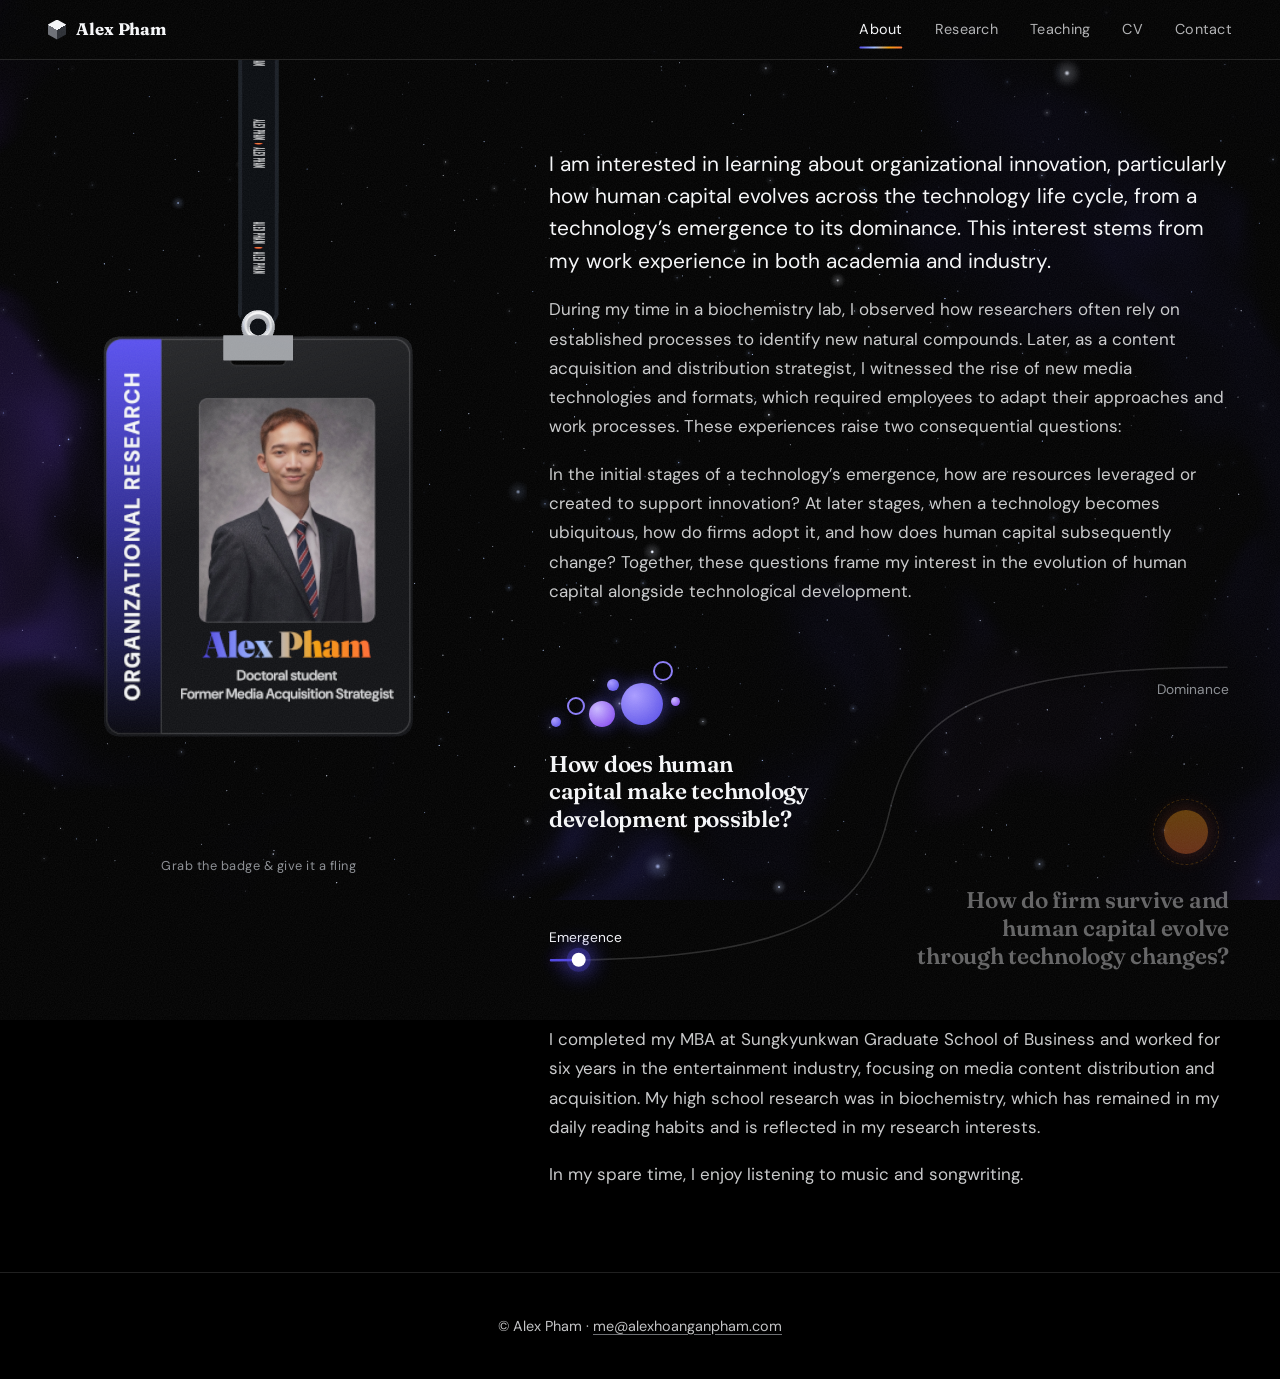
<file: index.html>
<!DOCTYPE html>
<html lang="en">
<head>
<meta charset="UTF-8" />
<meta name="viewport" content="width=device-width, initial-scale=1.0" />
<title>Alex Pham — Home</title>

<!--
============================================================
  HOME PAGE  (index.html)
  ============================================================
  HOW TO EDIT:
  - Replace text inside [EDIT: ...] sections with your info
  - All colors, fonts, and styles live in style.css
  - The navigation bar appears on EVERY page — if you add or
    rename a link, do it in all 5 HTML files
  - The moving parts (sky, grain, card tilt…) live in fx.js
  ============================================================
-->

<link rel="preconnect" href="https://fonts.googleapis.com" />
<link rel="preconnect" href="https://fonts.gstatic.com" crossorigin />
<link href="https://fonts.googleapis.com/css2?family=Fraunces:opsz,wght@9..144,400;9..144,700;9..144,900&family=DM+Sans:wght@400;500;700&display=swap" rel="stylesheet" />
<!-- the full weight range of Fraunces, plus its italics -->
<link href="https://fonts.googleapis.com/css2?family=Fraunces:ital,opsz,wght@0,9..144,100..900;1,9..144,100..900&display=swap" rel="stylesheet" />
<link rel="stylesheet" href="style.css" />
<!-- lets the CSS hide the old name box before the page draws (no flash) -->
<script>document.documentElement.classList.add("js")</script>
</head>
<body class="home">

<!-- ===== Navigation (same on every page) ===== -->
<nav class="topnav">
  <a href="index.html" class="brand"><span class="brand-box" aria-hidden="true"></span>Alex Pham</a>
  <a href="index.html" class="active">About</a>
  <a href="research.html">Research</a>
  <a href="teaching.html">Teaching</a>
  <a href="cv.html">CV</a>
  <a href="contact.html">Contact</a>
</nav>

<!-- ============================================================
     [EDIT: HERO / ABOUT]
     Left: interactive 3D badge.  Right: your introduction.
     The night sky behind the whole page is drawn on the
     "starfield" canvas by fx.js.
     ============================================================ -->
<canvas id="starfield" aria-hidden="true"></canvas>

<section class="hero-sky">
  <div class="badge-col">
    <!-- ============================================================
         [EDIT: NAME BOX] — Isometric open-bracket frame
         Change the name below (the 3D badge reads it from here).
         The SVG draws the 3D bracket shape — you usually don't
         need to touch it.
         ============================================================ -->
    <div class="iso-name-block">
      <svg class="iso-frame" viewBox="0 0 500 180" xmlns="http://www.w3.org/2000/svg" aria-hidden="true">
        <!-- ===== TOP FACE (only the back-top slanted line — no front-top edge) ===== -->
        <!-- Back-top edge going right -->
        <line x1="60" y1="5" x2="260" y2="5" />
        <!-- Top-left connection (front-top to back-top) -->
        <line x1="20" y1="30" x2="60" y2="5" />

        <!-- ===== LEFT SIDE (front + back verticals) ===== -->
        <!-- Front-left vertical edge -->
        <line x1="20" y1="30" x2="20" y2="150" />
        <!-- Back-left vertical edge -->
        <line x1="60" y1="5" x2="60" y2="125" />

        <!-- ===== BOTTOM FACE ===== -->
        <!-- Bottom-left connection (front-bottom to back-bottom) -->
        <line x1="20" y1="150" x2="60" y2="125" />
        <!-- Front-bottom edge going right (shorter) -->
        <line x1="20" y1="150" x2="240" y2="150" />
        <!-- Back-bottom edge going right (shorter) -->
        <line x1="60" y1="125" x2="260" y2="125" />
        <!-- Bottom-right connection (closes the bottom face) -->
        <line x1="240" y1="150" x2="260" y2="125" />
      </svg>
      <div class="iso-name-text">
        <h1>Alex Pham</h1>
      </div>
    </div>

    <!-- ============================================================
         [EDIT: 3D BADGE] — interactive lanyard badge (badge.js)
         The name comes from the name box above.
         Everything else on the card is set right here:
           data-role    → the words running up the coloured strip
           data-photo   → photo
           data-former  → job title under your name; put a | where
                          a new line should start
         If 3D isn't supported, the classic name box shows instead.
         ============================================================ -->
    <div id="badge-3d"
         data-photo="your-photo.jpg"
         data-role="Organizational research"
         data-former="Doctoral student | Former Media Acquisition Strategist"
         aria-hidden="true"></div>
    <p class="badge-hint" aria-hidden="true">Grab the badge &amp; give it a fling</p>
  </div>

    <div class="hero-bio">
      <p>
        I am interested in learning about organizational innovation, particularly how human capital evolves across the technology life cycle, from a technology’s emergence to its dominance. This interest stems from my work experience in both academia and industry.
      </p>
      <p>
        During my time in a biochemistry lab, I observed how researchers often rely on established processes to identify new natural compounds. Later, as a content acquisition and distribution strategist, I witnessed the rise of new media technologies and formats, which required employees to adapt their approaches and work processes. These experiences raise two consequential questions:
      </p>
      <p>
        In the initial stages of a technology’s emergence, how are resources leveraged or created to support innovation? At later stages, when a technology becomes ubiquitous, how do firms adopt it, and how does human capital subsequently change? Together, these questions frame my interest in the evolution of human capital alongside technological development.
      </p>

      <!-- ============================================================
           [EDIT: RESEARCH QUESTIONS]
           Two questions on a technology life-cycle curve. A marker
           rides the curve (it follows the pointer, or the scroll on
           a phone) and the question it has reached comes into focus:
             · at Emergence the circles pop out one after another
             · at Dominance the circle turns into another shape
           Edit the questions and the two stage names freely —
           fx.js redraws the curve to fit the text.
           ============================================================ -->
      <div class="rq-curve">
        <svg class="rq-line" aria-hidden="true"></svg>
        <span class="rq-probe" aria-hidden="true"></span>
        <span class="rq-stage rq-stage-a">Emergence</span>
        <span class="rq-stage rq-stage-b">Dominance</span>

        <div class="rq rq-a">
          <div class="rq-icon icon-emerge" aria-hidden="true">
            <span class="b b1"></span>
            <span class="b b2"></span>
            <span class="b b3"></span>
            <span class="b b4"></span>
            <span class="b b5"></span>
            <span class="b b6"></span>
            <span class="b b7"></span>
          </div>
          <h2 class="rq-question">How does human capital make technology development possible?</h2>
        </div>

        <div class="rq rq-b">
          <div class="rq-icon icon-morph" aria-hidden="true">
            <span class="ghost"></span>
            <span class="shape"></span>
          </div>
          <h2 class="rq-question">How do firm survive and human capital evolve through technology changes?</h2>
        </div>
      </div>

      <p>
        I completed my MBA at Sungkyunkwan Graduate School of Business and worked for six years in the entertainment industry, focusing on media content distribution and acquisition. My high school research was in biochemistry, which has remained in my daily reading habits and is reflected in my research interests.
      </p>
      <p>
        In my spare time, I enjoy listening to music and songwriting.
      </p>
    </div>
</section>

<footer>
  <p>© Alex Pham · <a href="mailto:me@alexhoanganpham.com">me@alexhoanganpham.com</a></p>
</footer>

<!-- ===== Shared effects: textures, motion, sky, dots (see fx.js) ===== -->
<script src="fx.js" defer></script>

<!-- ===== Interactive 3D badge (React Three Fiber + Rapier) ===== -->
<script src="badge.js" defer></script>



</body>
</html>
</file>
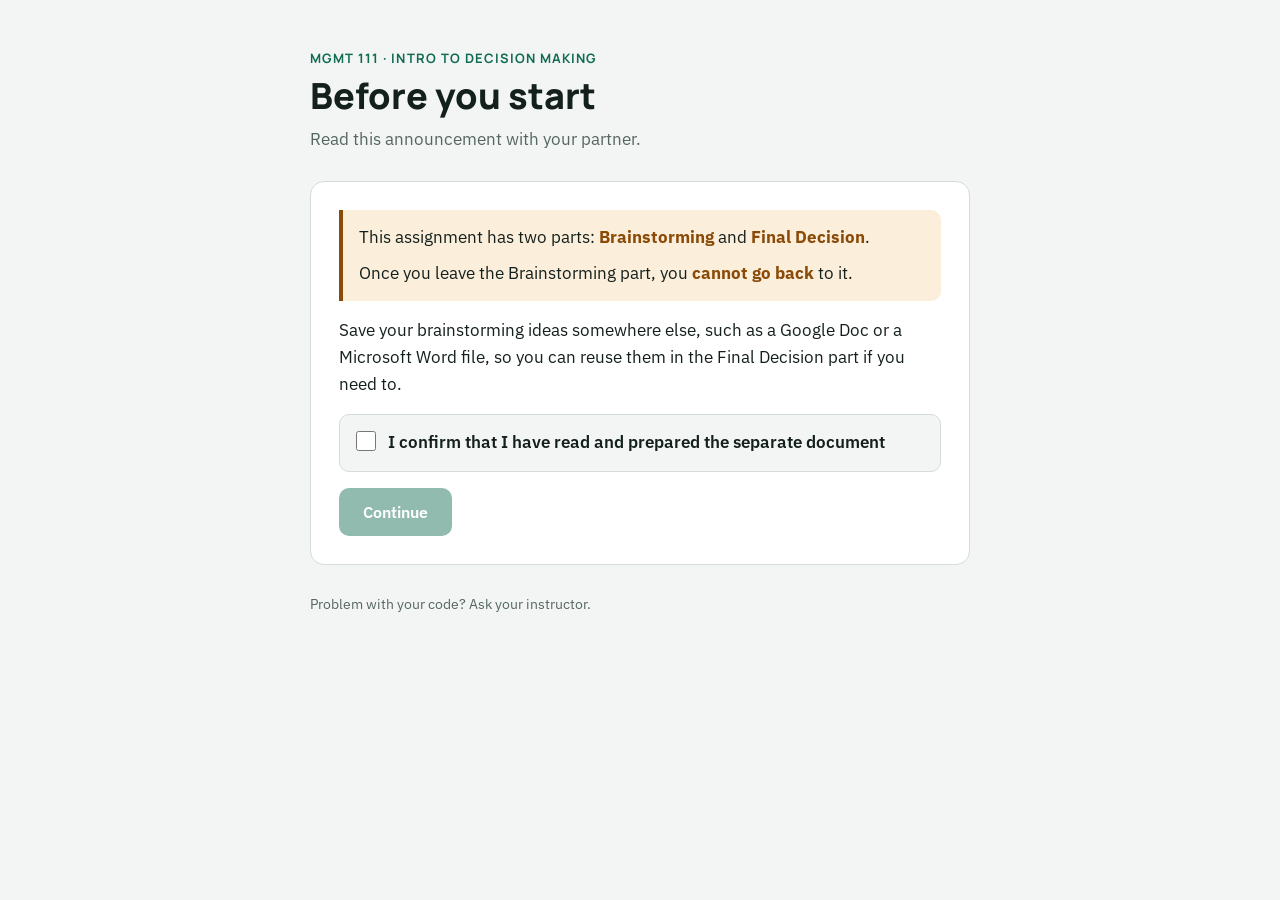
<file: experiment/index.html>
<!DOCTYPE html>
<html lang="en">
<head>
<meta charset="utf-8">
<meta name="viewport" content="width=device-width, initial-scale=1">
<meta name="robots" content="noindex, nofollow">
<title>MGMT 111 Exercise Guidelines</title>
<link rel="preconnect" href="https://fonts.googleapis.com">
<link rel="preconnect" href="https://fonts.gstatic.com" crossorigin>
<link href="https://fonts.googleapis.com/css2?family=Manrope:wght@600;700;800&family=IBM+Plex+Sans:ital,wght@0,400;0,500;0,600;1,400&family=IBM+Plex+Mono:wght@500;600&display=swap" rel="stylesheet">
<style>
/* Layout: one narrow left-aligned column; one card per step (announcement, code, Zoom, guidelines). */
:root {
  --bg: #f2f5f4;
  --surface: #ffffff;
  --ink: #14201c;
  --muted: #56675f;
  --line: #d3dcd8;
  --accent: #0f6b52;
  --accent-ink: #ffffff;
  --accent-soft: #e3f1ec;
  --solo: #8a4b08;
  --solo-soft: #fbeedb;
  --danger: #a8261d;
  --font-display: "Manrope", system-ui, -apple-system, "Segoe UI", sans-serif;
  --font-body: "IBM Plex Sans", system-ui, -apple-system, "Segoe UI", sans-serif;
  --font-mono: "IBM Plex Mono", ui-monospace, "SFMono-Regular", Menlo, monospace;
  color-scheme: light;
}
@media (prefers-color-scheme: dark) {
  :root:not([data-theme="light"]) {
    --bg: #0d1412;
    --surface: #151f1c;
    --ink: #e4ede9;
    --muted: #9aaca4;
    --line: #2b3a35;
    --accent: #52c49e;
    --accent-ink: #062219;
    --accent-soft: #1a3029;
    --solo: #f2b56b;
    --solo-soft: #33260f;
    --danger: #ff8f84;
    color-scheme: dark;
  }
}
:root[data-theme="dark"] {
  --bg: #0d1412;
  --surface: #151f1c;
  --ink: #e4ede9;
  --muted: #9aaca4;
  --line: #2b3a35;
  --accent: #52c49e;
  --accent-ink: #062219;
  --accent-soft: #1a3029;
  --solo: #f2b56b;
  --solo-soft: #33260f;
  --danger: #ff8f84;
  color-scheme: dark;
}
* { box-sizing: border-box; }
html, body { margin: 0; }
body {
  background: var(--bg);
  color: var(--ink);
  font-family: var(--font-body);
  font-size: 17px;
  line-height: 1.6;
  -webkit-font-smoothing: antialiased;
}
.wrap {
  max-width: 700px;
  margin: 0 auto;
  padding: 48px 20px 64px;
  display: flex;
  flex-direction: column;
  gap: 28px;
}
.eyebrow {
  font-family: var(--font-display);
  font-weight: 700;
  font-size: 13px;
  letter-spacing: 0.08em;
  text-transform: uppercase;
  color: var(--accent);
  margin: 0;
}
h1 {
  font-family: var(--font-display);
  font-weight: 800;
  font-size: clamp(28px, 5vw, 36px);
  line-height: 1.15;
  margin: 6px 0 0;
  text-wrap: balance;
}
h1:focus { outline: none; }
.lede { margin: 10px 0 0; color: var(--muted); max-width: 60ch; }
.card {
  background: var(--surface);
  border: 1px solid var(--line);
  border-radius: 14px;
  padding: 28px;
  display: flex;
  flex-direction: column;
  gap: 16px;
}
.card > p { margin: 0; max-width: 62ch; }
.callout {
  border-left: 4px solid var(--solo);
  background: var(--solo-soft);
  border-radius: 0 10px 10px 0;
  padding: 14px 16px;
  display: flex;
  flex-direction: column;
  gap: 8px;
}
.callout p { margin: 0; }
.callout strong { color: var(--solo); }
ol.howto { margin: 0; padding-left: 1.3em; display: flex; flex-direction: column; gap: 4px; }
.check {
  display: flex;
  gap: 12px;
  align-items: flex-start;
  padding: 14px 16px;
  border: 1px solid var(--line);
  border-radius: 10px;
  background: var(--bg);
  font-weight: 600;
  cursor: pointer;
}
.check input { width: 20px; height: 20px; margin: 2px 0 0; accent-color: var(--accent); flex: none; cursor: pointer; }
.check.is-locked { opacity: 0.55; cursor: not-allowed; }
.check.is-locked input { cursor: not-allowed; }
.check:has(input:checked) { border-color: var(--accent); background: var(--accent-soft); }
.check:has(input:focus-visible) { outline: 3px solid var(--accent-soft); outline-offset: 2px; }
form { display: flex; flex-direction: column; gap: 14px; }
label.field { font-weight: 600; font-size: 15px; }
.row { display: flex; gap: 12px; flex-wrap: wrap; }
#code {
  flex: 1 1 300px;
  min-width: 0;
  font-family: var(--font-mono);
  font-weight: 600;
  font-size: 20px;
  letter-spacing: 0.06em;
  text-transform: uppercase;
  padding: 12px 14px;
  border: 2px solid var(--line);
  border-radius: 10px;
  background: var(--bg);
  color: var(--ink);
}
#code::placeholder { color: var(--muted); opacity: 0.5; }
#code:focus-visible { outline: none; border-color: var(--accent); box-shadow: 0 0 0 3px var(--accent-soft); }
button, .btn {
  font-family: var(--font-body);
  font-weight: 600;
  font-size: 16px;
  border-radius: 10px;
  cursor: pointer;
  text-decoration: none;
  display: inline-flex;
  align-items: center;
  justify-content: center;
  gap: 8px;
}
.primary, .btn {
  background: var(--accent);
  color: var(--accent-ink);
  border: 2px solid var(--accent);
  padding: 12px 22px;
  align-self: flex-start;
}
.primary:disabled { opacity: 0.45; cursor: not-allowed; }
.primary.busy { cursor: progress; }
.btn-zoom { font-size: 17px; padding: 14px 24px; }
.backup {
  border: 1px dashed var(--line);
  border-radius: 10px;
  padding: 14px 16px;
  display: flex;
  flex-direction: column;
  gap: 10px;
}
.backup p { margin: 0; font-size: 15px; }
.btn-backup { background: transparent; color: var(--accent); border: 2px solid var(--accent); padding: 10px 18px; }
.ghost {
  background: transparent;
  color: var(--accent);
  border: 1px solid var(--line);
  padding: 8px 14px;
  font-size: 14px;
}
button:focus-visible, .btn:focus-visible { outline: 3px solid var(--accent-soft); outline-offset: 2px; }
.hint { margin: 0; font-size: 14px; color: var(--muted); }
.hint:empty { display: none; }
.error { margin: 0; font-size: 15px; color: var(--danger); font-weight: 500; }
.error:empty { display: none; }
.opened { margin: 0; font-size: 14px; color: var(--accent); font-weight: 600; }
.teambar {
  display: flex;
  align-items: center;
  justify-content: space-between;
  gap: 12px;
  flex-wrap: wrap;
  padding-bottom: 18px;
  border-bottom: 1px solid var(--line);
}
.chip {
  font-family: var(--font-mono);
  font-weight: 600;
  font-size: 14px;
  letter-spacing: 0.04em;
  background: var(--accent-soft);
  color: var(--accent);
  padding: 4px 12px;
  border-radius: 999px;
}
.teambar .label { font-size: 14px; color: var(--muted); margin-right: 8px; }
.guidelines { max-width: 65ch; }
.guidelines h2 {
  font-family: var(--font-display);
  font-weight: 800;
  font-size: 24px;
  line-height: 1.25;
  margin: 22px 0 8px;
  text-wrap: balance;
}
.guidelines h3 {
  font-family: var(--font-display);
  font-weight: 700;
  font-size: 18px;
  margin: 22px 0 6px;
  text-wrap: balance;
}
.guidelines p { margin: 0 0 12px; }
.guidelines ul, .guidelines ol { margin: 0 0 12px; padding-left: 1.4em; display: flex; flex-direction: column; gap: 4px; }
.guidelines .callout { margin-top: 28px; }
.guidelines .callout p { margin: 0; }
.guidelines .notice {
  font-weight: 600;
  color: var(--solo);
  background: var(--solo-soft);
  border-left: 4px solid var(--solo);
  border-radius: 0 8px 8px 0;
  padding: 10px 14px;
  margin-top: 4px;
}
.table-wrap { overflow-x: auto; margin: 0 0 14px; }
.guidelines table { border-collapse: collapse; width: 100%; font-size: 15px; font-variant-numeric: tabular-nums; }
.guidelines th, .guidelines td { padding: 8px 10px; border-bottom: 1px solid var(--line); text-align: left; }
.guidelines thead th { font-size: 13px; color: var(--muted); font-weight: 600; border-bottom-width: 2px; }
.guidelines tbody th { font-weight: 500; }
.guidelines tfoot th, .guidelines tfoot td { font-weight: 700; border-bottom: none; }
.guidelines .num { text-align: right; white-space: nowrap; }
footer { font-size: 14px; color: var(--muted); }
[hidden] { display: none !important; }
@media (max-width: 420px) {
  .wrap { padding-top: 32px; }
  .card { padding: 20px; }
  #code { font-size: 17px; }
  .primary, .btn { align-self: stretch; }
}
@media (prefers-reduced-motion: no-preference) {
  .card:not([hidden]) { animation: rise 200ms ease-out; }
  @keyframes rise { from { transform: translateY(6px); } to { transform: none; } }
}
</style>
</head>
<body>
<main class="wrap">
  <header>
    <p class="eyebrow">MGMT 111 · Intro to Decision Making</p>
    <h1 id="title" tabindex="-1">Before you start</h1>
    <p class="lede" id="lede">Read this announcement with your partner.</p>
  </header>

  <!-- Step 1: announcement -->
  <section class="card" id="step-announce" aria-labelledby="title">
    <div class="callout">
      <p>This assignment has two parts: <strong>Brainstorming</strong> and <strong>Final Decision</strong>.</p>
      <p>Once you leave the Brainstorming part, you <strong>cannot go back</strong> to it.</p>
    </div>
    <p>Save your brainstorming ideas somewhere else, such as a Google Doc or a Microsoft Word file, so you can reuse them in the Final Decision part if you need to.</p>
    <label class="check" for="ack-doc">
      <input type="checkbox" id="ack-doc">
      <span>I confirm that I have read and prepared the separate document</span>
    </label>
    <button class="primary" id="next-announce" type="button" disabled>Continue</button>
  </section>

  <!-- Step 2: team code -->
  <section class="card" id="step-code" hidden>
    <form id="entry" autocomplete="off" novalidate>
      <label class="field" for="code">Access code</label>
      <div class="row">
        <input id="code" name="code" type="text" inputmode="text" maxlength="30" placeholder="NL-XXXX-XXXX-XXXX-XXXX"
               autocapitalize="characters" autocorrect="off" spellcheck="false" aria-describedby="hint err">
        <button class="primary" id="go" type="submit">Continue</button>
      </div>
      <p class="error" id="err" role="alert"></p>
      <p class="hint" id="hint">Type the code exactly as you received it. It starts with NL.</p>
    </form>
  </section>

  <!-- Step 3: Zoom (consenting dyads only) -->
  <section class="card" id="step-zoom" hidden>
    <div class="callout">
      <p><strong>Both of you have to be present on the Zoom camera during the assignment.</strong></p>
    </div>
    <ol class="howto">
      <li>Click the button below. Your team's Zoom meeting opens in a new tab.</li>
      <li>Once Zoom has opened, come back to this tab.</li>
      <li>Tick the box, then continue to your guidelines.</li>
    </ol>
    <a class="btn btn-zoom" id="zoom-link" href="#" target="_blank" rel="noopener">Open your team's Zoom meeting</a>
    <div class="backup" id="zoom-backup" hidden>
      <p><strong>Can't get in?</strong> If Zoom says "The host has another meeting in progress", close that Zoom window and use your backup meeting instead:</p>
      <a class="btn btn-backup" id="zoom-link-2" href="#" target="_blank" rel="noopener">Open your backup Zoom meeting</a>
    </div>
    <p class="opened" id="zoom-opened" hidden>Zoom link opened. Come back here once Zoom is running.</p>
    <label class="check is-locked" for="ack-zoom" id="ack-zoom-label">
      <input type="checkbox" id="ack-zoom" disabled>
      <span>I confirm that I have opened the Zoom</span>
    </label>
    <p class="hint" id="zoom-hint">Open the Zoom link first. This box unlocks after you click it.</p>
    <button class="primary" id="next-zoom" type="button" disabled>Continue to guidelines</button>
  </section>

  <!-- Step 4: guidelines -->
  <section class="card" id="step-guidelines" hidden>
    <div class="teambar">
      <div><span class="label">Access code</span><span class="chip" id="chip"></span></div>
      <button class="ghost" id="switch" type="button">Enter a different code</button>
    </div>
    <article class="guidelines" id="content"></article>
  </section>

  <footer>Problem with your code? Ask your instructor.</footer>
</main>

<script>
const DATA = {"salt":"b8lRQudPjDwdzt+uu70Njg==","iter":210000,"entries":{"0136cf20443e198f909f946d75c8288c":{"iv":"jlYBbsVdv/WxkK8o","ct":"Cd7YoCMZPytnrJ1fyVb1RVXPGIb61dMLOVq1qOPftE3G2IuYaxOzVAGvcstyNKvO+j7PW5ZCEOhlYuG1Ia0zPMOUUAVvwlkfgrRYY53e1FMUt7eZ2WRlz6CAoAdvWuy/22t247XG8KQ+58/oNUBhywr5OTp8Kx1ELOCa2/iDn0ml/gHxXJ4jrtpXicSJpw+xeCoX++Y9ZUxpot9glAODBr6wuWcQJQ58UE3vpnVEcbIsBPde5EpvrCBCL4Rr6j6p2SpIG+bWccHp+mnMjsURta7RHgC5STX1j/zyKOzqU9IE6l0snj1zQBBKyZEIcqUezDJKJETeC/T32g=="},"01f85ade1c92abc620d327e4ee535f6a":{"iv":"22uExYKFoLd9OVfC","ct":"cKSsyjE0Lxbxjcq0OyHss1VX3zirHntgrO4m6SVVkRzOlzgPfiP0nFaGF+V0KUzQHN3g4EnCNHBwsp4jWYAvhGbQu4bcgRiEVxHyMTVB5QS+LFA5GjMNG2J4iFoZpBq9"},"03690e70c9f9183491a08f90854eeebe":{"iv":"Dxu+ehAUhpsMwAJ0","ct":"i3HA0Xcnh7ClHOH2lnYml4ybsqU38uXxtoLJ6cvuQYlKa4f3VValdzhvw2gydRfgI9HGTM0DuZPVk02MJx79G7LwksBm/U7/OUqiTA5Qofum5FOV62kLKHSqbeQeKYzM4DeBUBryF0t5sEyafVwJqs6sgmAYckizKyo2SD7g1X7AiW4pk0zWdR+AZEKMNgQ+ItmJ9+sdj3jEZiIHleCLquC07EdZpsR6ZmZwlHs="},"0495ce0b5abaac32dcbcf69e7b83d364":{"iv":"3iGRHxjBKY4Gr9pe","ct":"J5bjoSF5QQxJnL6UH4FVaOGzwNkuN34jNWM2yf9n8H39jr6I95DXP4PMJtJw4NUKeitgR1hQU/37dASanIzLWgG2/QOqehi9WxwHuGqOTlDlCpNX+IkdbzFjIrt1betpxN6+OhKHBJ2+3kANmCH8rWhXJ1kjyBzTTEfQXg0OdukzwXfcxPVz6KxASzYgQ5sCs0HqoE8s+pyuNh4U1H2+VChd0h2BchiJ8vhCkHw="},"0807ae2c47c1cbca4600a3ac6bc3ee55":{"iv":"wrxEFpc6lM+gKtiT","ct":"lW50cEqw6KgCzmLYhq3SMv26XTEC6c+QFULg2fLfi8CwSwpKbz5L/DBzWMOoows9Tr7mWosrMfNqtlVWlbHFO9TtjmMmZ0RD4niBU/L4krumBt3ZgwQ9YgFBnyJBaz6/"},"09c5843f0ccebcf2358991fdca6b19fc":{"iv":"uTDkRxas87i0cmjP","ct":"tzwxjLjJ1zgw86e3Ed7JQOAAYeRMyViOfAJIThRwBdFhX8roWggnnX3VFWP1KYhN/bxYp5cdj7v4T0kG/bCLExaGC5lfIgbhbzSwsWuDEc+LqNgf9njnRqbLGrbYd60r"},"0e06e9f2c5d3d95a0c171e7dba97fcd9":{"iv":"wVFmEPcintUs1HnV","ct":"Ftv+TcgePV+6hynW5mIvlrY3jinDIJyc43yYVRPsALZdxSP79Ve/CUpw0bKoGIypa2eObdN7MMvwHGuEZpP52UqWl7TC2+/TetkwlBQp2N0emdDLbq4hn1rBOdsOU97X3DV08XShjH9KJ6CrKUct47KmuibrU2C834qFdKA7HQKEdkbIQ7lkVr/4yKXZeuAcaSnvJSbTo8+4z8sJ36LZsGot4623aw+pRrv6Tak="},"0e7c35d11b7ffb4e24cc5ddb1891565a":{"iv":"OLCSCCuAtPPOIdsx","ct":"EerPzWwTGCXvE9uLfVA1lOiW20Rc+22NPVIY5JQO3YCx93bllTyGdfH9na7TFnZGNDwI2BQzdbMq2JTi1miJDTvX4iwVJB3ZH6uGQAUNrRFzyadCUAPNVy9tWFxmhytjSfDlrvb66/vajoDHWzf7Pxp/CFpsmSAFSs0QVVw4zAE/BOXWKSpA2amCkeRt8zeRRouzjZsr45Q1LyfddhFjum5bai7AWA/U7OwJbB4="},"10ece6ea1dd128f4c1a6644b609fea0a":{"iv":"MZa6f3mlp7Ncdhlk","ct":"0Wc6nEcEgiTXgsAyFABvFBNRck0BbVr6Cn+1ST+U66Ek3pq09zYoNnKDpCDONidbY1Gv+xXIRbhrd9qMuRQgSA3ByNlEtCgu7En66aE7lwruZ1GZyXh22KmaRD6mKmtR"},"13025b31678462f56022343eb9be188e":{"iv":"tSDbNoacIkG7aKV7","ct":"3gxCg+WjtmRR3Ii9bNbXWXf5kRhi0/mgV6REuU5hMIgitNILhrBRPSIYI/xHOobWzUVbtYL3JxaKN1BTzc9JekNCea3rFpAKinNXYd9G7L3DshlKvOxOgk+T6YgvqSSJ"},"143128afebc748bbdf9c4a70b49ae78b":{"iv":"VmJn1w/WOs4iQxJo","ct":"tATaOl4Kps569zXTiJ1287p+gzSaO6kszwwJcmVxIJq39x2RpkV/AhX0ALJVdLLWkTrrfD0Y3v+FXudhayU6xZ7ejY099PTQxekofZe/x27SkwAsKBDpHDBTKE1w/aK9gfFu+fFkrdW9Y87SlsHwjwSS/PaXmUJB7R9V10ClbKVZzK2hMofdcmWXvnW/Z1wZmXkmotpABFTufRV0ozR1WbGWrMXd++h5PncysfzviTy1PDj7WPV4fC0e+RSNCH6dQ/cMHzf3v1dr5Dg6cJd0qid8YE+4lF4kVWksvNRWMOG+orh2+B4XiqhaOIRIy42K0C94KqLmQ3bXvA=="},"143d6958505f94ff4d4f5a2e2bde51da":{"iv":"c6w0Y14rKU3eQqqC","ct":"ern200+Ig0xNLaSuT32p03U5WLmvDjqXvXv1RR0m7N147Y5yuYY3LoHOjMBcDB4xwDraD6c9QPjVIv0P24qTcLmKOzmKX7QCIdFB7VOndEpknbtOpluCEw5CyzN6NTgb"},"174653b3497b9bb9dc61f97986170712":{"iv":"6Z8Im4aJ2By+JSkL","ct":"EdWa0V5+lOK+DEXvW4V6WSOtK1rB3qr94qX6eGmsLdrsVxjNSPJXEUVYhhd+RCaxfEBUBf3TkR7XeBSv0he8XDUu5MPHXO5iqG1Hjc5TT90znSZfrZaGxZFcc3ZLzibG"},"182e6445531fd4a7a513f831311052b4":{"iv":"/XLtK5NyKREorr/i","ct":"i09Xq4wR2TlKQ1cvHxef+yNKDitHoHzJrJzyO4RZHan7EJ4U4ibXBxzITNhsxSqg7VtLbqGZL0OBBFTutjEZkRITfrqckaz8Js6mKmba4pxcUIpnDbQd7u5GRfqeIvZt"},"1c894f75311a5549dd49ee17cb2a1158":{"iv":"2zJlAQ5Zr5GEuMW4","ct":"UYcCEi0/9haCF2mbk9y5Ln7D0xArtbFe2DJmt63hLc7yiBFNlH+pqW+72m2paxuqMBlYMn7KTJz/cjd9+hkwCSEW0QXHKYmfSgzGZYS8RqxrDWWlmtEGKvd5+dQuMxMR"},"1e8f5327b4099b4f4be4c5937f199c4b":{"iv":"kOxzOXPs9QvPNzeD","ct":"cPsowknhX3qx1NY8klxVALwslgaUyM0xANXKdDdSXiRR6OY7lGMe1ihE+RpnIJM/+95dx1P3E/ywTrA40jxVvTGTEjkh45zKaxN7K/v5j1qf6/PSYu6s1tyJZ/PgrJT/ksa7D7LacEnDwmTyLvw/qGiDlY2YESjMaVYikUWneoGTGDDVhdTWUwP855zsMRZHVvP5HEEqJJW2R0rlSl2t4bYJFAlek9vsiawTCFs4+L+rsJJreRqpzw1pWUW0tY0F2U/bFXfk69Is5YiC4LbDIEkoHoqpIbGkfCXk9Pn+Jl0T+ln4EkulBk2KOsdz0n32eZokYARwXBEg6A=="},"1edb369525b41fc87a78786489d6c569":{"iv":"LYyNPIL84rxkhFXd","ct":"Bp3XyFM5FGQFtD5VL7/SSInh6E8QB9ZH3Wez53rWEmIuGQIp80lQQ5R5y/zg2FB4G2rn3V01oCRFPU+1tt7eiqLBtCmhn8+2VPNWafKxoOXxQR6CSSwMmPlKFPuHgtW6"},"20587dd8e474d0358d13ebaae9ce554b":{"iv":"o01CUyw+zV0PKI+g","ct":"9XcAFUolXW8loFoDS527bV2R7z5lzgs9S1vSOuRkqnVuDppEX+GpYyEpr+X7Kr3jecSODcSe8wgnGlX89v/o0ZX6nyu5f28eoF5wSUvfsdTIv0uDJnKoORbdJHHVGRAzDnveqCiWQy9fec/cbItoKr/ExP3uG8pbSLW7tUOKPOqX5mG6C1enjxX8PwicTBvAOmMi1vQdnXM+nuVKRFBcikl8STrgq41h4ZtcoNAjBIjUZBMCDMS/5gJecbMP7xMC/+dlV9Rv7x3XcYYVnWLm0mtHDU2EhTQ2bsmU6IpaGh+UTwzkEdxqqaiI0eAZ3JGINoq1S6wo2JvqJg=="},"22a32c04abb6a8803dcd9ca353d95351":{"iv":"IkNGdgej7sldqXno","ct":"PJHp7wXdsCfCndplLKuUzMc1qDakb0P0yFi+fgTTihHnglHWtYOiQcmBxfUH/3NU8VogM52WUfQmNJDSLf56CIpvRhkS0rCVGvUUYmLcTHpmHPiUcwHzOZsXrLN01yvgVl3Cg8ZQxtUCJorJqGvSU29GAauiU3c7Ay63v9CiMEi4a9WcK0S6Ycat0f3170VL3x5BSNLTKUzuaDZ3UVNBJ7O4e/kDWUcBm06OqcI="},"23f78d7f235046434fdaa036ab0e7ea3":{"iv":"lQqlQPrxw3f3itWJ","ct":"TbkY1mObe0Dkf/OOrhYjtCD0a4pXFBSUl4mTbLztbcU3MoNwFnJd9883HwN2Bp1ql2ZFxZdxFQlGLikK1LEfJkQwd9UVrbS8PQciX67xjbOSGEH8MJQeFVYTtXYGdPrb"},"26220b53d26b63544e8581c3cbe7caae":{"iv":"A5efqPH/+NOzdFfw","ct":"fqi5nDHB0eKvubPzNAHFobOcZkY5wXmfQW+dmKVs2CLN6xbKZtXZFpOf+2dQ8WqGxQuUf0yo6niv5WwQEo/ZFKRGCHe6TSRL+KpbnqFOpcGJN9xvxdSk+jHOjt6d8CUOjLE9DJjfT3i6TNqxFxusCpKXLJoTcbJs0QwCQryl60J8Jd04wauk7wJ0G080FI5YMxl7SI6ww6VS9qlrBNVC1Px7oiW6b26dj5j+s9kd/rw8hhR1Dl3Wxk5WW1U8RviFwdT3WrplpDWz7loyyp2kOgEzqka9sljTsm9hlwX2YcxAiHqw831vyCTHlAAeDMbQODesgk7aUS7msQ=="},"297b3078c2401d741697c0d254c456c3":{"iv":"QNH6w07Za1lYK+na","ct":"ii7RHwmQuniyZKLBpLs40gTl1XtPD0JKupzJkMV/N9Eu/5uIlVgCOWIYGmuG6xl97QZBB5ZuMnL+/lt+5sb+7IfDFfR7hYL8UgCUm4cxKO7NEfnhNt3CAv6oi62Y52ju40PfccCDS0dR2jcnc8oJ8FRXXu0MCN4Y0Cnc2ghPArSUxdNhQeuEsucIKAl/vr/oOGj1YZPgVcWnCTSD4ED1r/2/Qa4otNA9ZRgUfJQ="},"2a32a8a47b84e68afd67f88d7111ee14":{"iv":"3lkFxfXYEeRb3rZ9","ct":"AZFcGzR5g4eEYkKKdUSAdFOFe8XZ3e2rJXxTa7YkSah6o4G07tOcoqjK6NXTW65fHDZBBExB6wP+oUXTHn/CH8bniV+9PptNhnyDsyWg/i2DXJgGkRQFTHy3/Wio3SNe"},"2ab4ad0a36e7828d0344846a6129561d":{"iv":"flBwp/6PTVWXZPbO","ct":"/cJUOsGNp44+PzUF4ur1qRx1wEZGUIJVKxnjMN5n1jlGJj/O6bNZWfZ6/vRoJACMApiSKTCcXdNjDfPVjTnn06rU+ShCQwxa1dM6RHDLbtsmgOE+dhBmx7KzNsjVb2Ar"},"2d6f4dd2a7ba6aea692df95da783827a":{"iv":"WUV1Tex4KhwFUApj","ct":"ZclIyS48cc+mYWvfBPFUMROMiEAXQzFibeRAP3ViUjvvV9PwzYfLHqBa5CSa6V7aKaLpsio7G79XaYfJCeC+ezkn4po3hXjfj/2dNxNQ1JiWxawAxYEL4N8nJyXZrNfm"},"2f8206c56acc5a5e8ce72ba89041587a":{"iv":"9Irq2SryLuZRG8Pc","ct":"joyZgQRx1teEdxMQVgdB3sALaJwpHn9k9dAO+ujHVijsEQbQAIv+2oFLHafAYI7g1Pd60PrADQsE+rhDeKklrH+Pski0y5x8aVCSUePTri+3vVlkUsPMqtOWaTPWicae"},"31f9e779b7ba5b9fb94859ff87b0cf93":{"iv":"qJXxPrRDyjPj+Epk","ct":"kKWqrA6sZVx9sQEijyYQqcDHKls75wa4314sW/[base64]/1YOQ1tMLcESrBiJNj5qsvRygsKmAFBarKg8+aaTIF11q8aysb+Erg=="},"378beff1af73f1624f059c5c1880c95d":{"iv":"nsEwJvTqlNbY1p0g","ct":"gM1pv/tfmgO9z4koX5bWX4nQD3XeMVoevxr62wL3yEm9RKpFk56xQ4yYqN2QLBYf2KIScCv+5WhRznBpGo5e/L6f40h8F01aE2nk2GO8FdlFbzm07RHhxYnY1bKh5WTI"},"379f223a88969d2531fdc3f379bdf905":{"iv":"S/0591crGcDjkw73","ct":"rYDAynTkQFv2xPdA989z5Yxxdpwnu8E7iwqi8UzbpyQiHfN81AVLdDRRHHB/3XmX1BxKTE472Jt8LfC49sSGdpSxsMNJBp28pbgGcGt8t6Zv2kqxPIc7ySG5ApscRdNN"},"3901c2abb34027c69c036850d20b3c44":{"iv":"RHNNK1Y78fsf5LBe","ct":"OkxdgY60LpsglCV4RY+f0hx8BVaPRl7lcpoYEKGbcCGCvto2TxW8aGcMUN4zounE8sZJxmA/uGq5Juk22CoCMO4l6DrxNvrdKej1J3Mkrt7hBLT+6ah/jAkx8zJL+0P3"},"3a3a19f67ef4599287cc370ef6d749f5":{"iv":"aoNHIc0Dxk3tV428","ct":"rTpW042CMO8kekEv4AEFggtbdCdP0h66J8Su3W0u0GDQdVKjvEoYEMg3BFzVh9Q5DJQ4MiNwSZ21laFUyTJsY35Q0UGgHUOKF3npf+x21/zXcGLHmcThC1J9VP0cZy1f"},"412faf4e6b1d133a076cb6bfa6129fc9":{"iv":"GlRR891Jz4WfMqGu","ct":"7Cb0kGnF3ZZdcKaM5gFLTHPDVPBzORz3kHuhIP5RAO0+r6UC+Zp06mD2i3IdZ7RPAEhnMBEIWiQNM9894hirXbpp9/hsbrV7tx9rO+b6EeEjThnOLQGupGc2FqCFgQ8fmmOaQY+Evew+CyLKCP1o0m+5id1JeXH2QG3cj/CZdDeQJrIMlt3+PZmJasoMpRlG/Iq4mZee9U2avod417Cp6gK0aLWvXnxrYUvF+2k="},"4577de204a3a86e21eadbf90efaab755":{"iv":"SgP+OZztCw/S+7V/","ct":"SxsV4sNUv/HKXt3a/i4c70pX2Eq1fdw96zjp+husYby4BI6iQD4t3rWTuSEJato2p0Zhi8taOjG2Vy6xecXrYeXgUsmDyW5FOXtDZ9zV9Hw9bM6Y/Rgw7F9RJCaOj3zm"},"4776f1494bc870f3980ae66fb2b2e670":{"iv":"D2CqG6dIlVH9zkpj","ct":"ngh1rTqqGFbiUwx0olJpJJC64LTtpm57T1VOMskkxgoBWOg0F72MuPti8Ok6QcRdSZW20RoulwsH6PXpLVFF70FsDad3xACjY7kErHIniGQGpWBMd51gCruiPLkOH6f6"},"4a6db6e53ae2b52df30f19108c9df423":{"iv":"dj4uHuGFhaib9NQe","ct":"aVP3KypTfwXN5sOLWxlQzYoW3GsFQhp4eZ68PM/a+PFXtCbFD2zIuuvL6tIDSStGZwy3LTs1ZiN+JdLQ36JnZRtVaW2eqicQy6AuLjHiz5uW/VRpRn27ncx7GX6xfoKk"},"4c54697860290569c8e7f9686d523b1b":{"iv":"3lJR6hHNk28YDrgj","ct":"ul5eJkIV8IzggzGk3LVokP/rkPkDErU0ltFd2uAPC4b07vCpjeA1mAQG3XVaJ8imWYvz3s5KHmapeATtM+1SWEiSw8kZWNSc+1WxbmdP5mYB0sw3dituIM3Q3HFfE1B+"},"4d76ccb67288775bee16df25682e5f0e":{"iv":"VUMn9U5hIoce0QlO","ct":"bX1RwZKfF2Up1nRa3qqO45SiicwjylABsTA/mdO9zLBxMLa/Qe+Ude07P9UWTL+xNcOiM7e3rPkxsJBjIxSYzbQCnKSyT5CE8GIWQHeAB7/L7SB5EESrb/mu/6Cl5pcBvU0FPCgQpFu6qFCjfErxsBhQpNr4/JXJpVfv7LUc3S/V10pNQNFidbhYf6lYktrXHmu0vNDkCG9y8E8l+Ze7C15BrVFkuN8WlVZebEa59eQYUg0HYDxRtMviQlCqTSRTQ1ewpE0c1cCa8JkweGW4FZDYMxRYS13fTF4BJHEvv7ZNEOPTPv0db9UNezbgoS7QKUcJd/cUHzEhFQ=="},"4daa1e46610da9d05a1b2907473f756b":{"iv":"GJn+K7igNMHM+Iv0","ct":"7aKEMGOxvBH2A3BubbDap+IyejA/6f9KUUUqRHINqmiVfrTqz5fWJo5Q6LPIWJCQrFgvj+ZTlE2SukzJU8KJ/TiiOv+MK/P6xsNRKyYjzWWFj6qBGP/CNsGOiVLZMd32"},"4f11c8bcf33a99aeec6e13ff53e99b11":{"iv":"nC7IHzpq6d0Jmdrw","ct":"R9Ka0fVdzr5qL7AGRWN4VF4L1IyInN/vHpieN1qdI4kbRmrjzabbev1j5VwQrSzr3N0jE2Z4mTVYM/w7nXmWlz6VacrkYqmHEzbyxZJT+/+mes1zdx5eNRg/fInS/pZ1"},"530c44d72fd84d33c973d124a81ec8ae":{"iv":"NSvrzKSdE3ppCSTG","ct":"H9/peZN1SetKL3QxXB8Z2n5/dNaRo69N0LhR8gsNJHJ1vhy9UvwCsIzcB6xl5K6ACCeSwjmG8TCi5BdL1suXxrg23I3OR5myHehJMpu630nAgywZ95ZjBWycMx2mIhkZ"},"53fdbb9d0e7fa6c4d3d18821360b1c3f":{"iv":"puPkJIol6vG+FWpq","ct":"AhufYErIkYVaeoYJvDve6i2y0KWTALZ2UnsA4RsCbh/UdGgDx6VF1WWrfUKd4THVLH60cERO+FU5XWCdMXB7d8J2RUH2EQ5Vogj3iyDLw9u7tM6XDtOSa15PjIjkGpGz"},"58baf2ce0ab38fb7e1181a5792caa97c":{"iv":"OtvTaVIJhbBm9TNA","ct":"wAPE3XeDb2bgA/49pSAjaeAWm5OlpBnR+yLq9n3nn6/yQ0gGtBRcC5RQyFdnDg6u3TeGlFZbOIZe9toUffvEvFlozjzE2P67wMIiSfSiODts2djp+SHT5LM9bGqPOJGV"},"59b164c4675263adf0afd74de6293c75":{"iv":"jk//l7FRytfS4yPF","ct":"UnSMF69yDrbmU2IVMOV9yoe9Uj4aE/Q7W/f1teLJv+2Y7BYyBibdNmTlwbNEj65TwxSRBVF1Zo4BXxsMX82InLaUT/ksmFljs080eSvmKZt9oxvi6qHJjw2Zqe6rI3vkVb16k4MWLA8xhkHTjPc61Jm41zmdEM0oL4iVQ+y4As066eURHcaGfizQ7wVa/X1yOjNVfXbEqJ0+CFSNzlOpNXX45f7hVdqOsq+kWXs="},"5b63bacb7f9965d7608b0cc25f83d136":{"iv":"0czlbfXizSLxleJ1","ct":"nbIFgDmOrKmZnc3FuYCdXOGq2SOsBiEs7bsQt+S9rSonmZQFL2a3fOnvMDSPYzNOKRi85p+yQzntt96JOQcLU63ImM9sPtE8VGs7F0LM2jc/4KRfEB7YElNjjc4+lXfD"},"5b6fcb88a914484dcaa6ae7863677fd7":{"iv":"Nftz5l60b59TkKRY","ct":"Xh8G5o637lZEpomF7RG6u0YlvrGdPtPjNvfJAxIC5dWxd0eFMo7cVlk9fcslaHOJOi+13mZaKaap1pkDY9RexmLNZSAfOUP+q1WwLdT32bnUJQ2VQMumFvyjU261/2j0"},"5be7712198086756f8a50ed70ae3bfd8":{"iv":"lowRHPnouXYZ6Nck","ct":"ssOhwmfU8lQU6NdMoNSd44HbHxwcDvg7jxluiMyNkw/gVtv+TkbS6F9yDlJNb0sG2Hu5do0S02+lYLVwFvJVImBQpUP63M0qWSey4Zf+xkzTH8+E3o1eoE97BqtSbxy3"},"5f7e18af81f04526c6837f3b303d5f21":{"iv":"spcZyQoRWfga2IdF","ct":"SDE3rDTFtiKcG4U61N/pIdE1DtliBsbR84cLoBD4oyl8hkJrap770CejjLpaQu5LHo1azKHzE8mdpf46eAJoT5yQtLCCQ/SrQP+DfJNQybS/jxUDSzsN9kVHfzA74tT6vs/RQ6l/Jw8CfkxYfxeT3ihgDcGs6hPxwlWevhtSGj9pcMLOtzauJrK+QI4yj6cg6JhN32SpbhmVgyv/oeVYr6jTBui9RnwCajXe80E="},"6441c8aac417240b4257060368b2dffb":{"iv":"8tadv0NSabs4X5Vh","ct":"GNrMkH1DEX+9vYYCl7wiWOP9MX+MhClBxJszW+/ldTrWia6msHJpoEcltBW240289tCcx32cn4bvkjiHiQps4sZHga/kYetWE1E6gzF1NPTSVAf2Myu7Q0OlDdMhaJns"},"64b37db79d415e78d1d3ada5bbae7014":{"iv":"xElnewm/BQFIxML1","ct":"lXc6wMxq2OjObRU2Wvt+VWtryq4hetvn+iSdxvuxJPsJR+9wRfMWlaNIGM5c0VjQHCoyr5EVF/llWpmnB/PFQNsny7ErcJrqKKQy0v2YSLD7VpR2QMF1xFi6jZhb4PTtiYPEcKuL44NEjjAEHCsVaw4Z5S7XFP0YV5VzLVD8fCMc/dRYgNVjp5XG4hnb/wUIW14SmUeW5PPBNVeQsJ+DlM+z5vEmzFma1gmj1dEu3/0jzpK837lE8yakY/KCAuSviqJIzCbE8mbMnOfd/7p0WyEKkSg3vPgZy68o/BjISomH823OE+1DlhwnFidr3ERh3YvIZ/eT3ZRE4g=="},"6b39f7058a3d9f631c725dde4f8a8eef":{"iv":"AHrKXG1zg3UALSZ9","ct":"MkdQo8mYEcRxj/MzQOjueetzyl/NfQqAAo1aTzw0aOczyMzj8p83tnUTO8JGnN6PZTyktSoPlAgBWN4Qh2/53u+/r6dGBMZciqXad5hH/bJAKxG6pFV7VuTjhb6YWUT6"},"71dcbd679f88c7a8f4a2516461b155eb":{"iv":"neBtcXcc3IOhbopj","ct":"FLRVI73UrUVTCSI8ew0/EaY4QsooExdpvK4jdqqSoi/QHXRtIAJ4ZAVgAzspIdHXGK7HDGGQ5sGr9lW4oXcGfFc6ZaaspidQAdHpvT3UXGiA09UKm6DlrYDOANFfbN3L"},"7433366ca870ab1e4083ad35c8ea399d":{"iv":"mlIDfzW7Asz+/t5g","ct":"/dAnueS8Xtp2P8azO1fVqt4dJc/PRefslRzMzBmLUI+Sjt7jyjWcDCcAApAXkt5Q9d0vhYYOHA6Ri1sPuC/XwCE1bhf7VLB8D56VX+GeuXRmk72PaElw1++LGZMaalM9"},"746506b86a4a4de671ec13a92d3c6c7b":{"iv":"mFG7aI94E/ilDhPU","ct":"CCRPTreuQzXRSuRVUT2godm86QEcPkxOwohDm/riRdtkTFB/IqDQ0MViRNotS7c8TGRJ8iMstmQF/56+rPgr47PPLY8Qgr4sDeG9eNJanleatwClDGKKVMS8M7ucqOwL"},"76a5f668f66334f4c676bdfb69d3d2a5":{"iv":"FqQjyq2yNcuyizR2","ct":"xzwtwiBUIbVx4jH2zikC/9c6WZRa4Vwkdplh1ZTlj5+02V/HC903LufhdrkCq4gQwkjMFSitLcihaWroA0OzcYmi6KyKsYkufHm7+LMZQlZmom7cAt9gFd9jH+S6BhvGTut56uvJQk0RXr9awYmBy1NX9+5Wl+WRIwdED7RiCfJM+f6jb0hrOlB4/p8QNwvAx88tGSW0LVErV2xST42yv+QFWEcPIIz0D2Jb0hNhG7aV56h1lOQCWkBgAzh+tBnEvKYlxV+H554NlC3lCeC2LhZiMIigwqy7MYiTAWjsyrHAG+mQcVkI2hzjLVl0diSmQrwjopcEehxVdA=="},"77695f8a9fedcb0260e7900396647b76":{"iv":"4Ym0b4lRAlpF4cPl","ct":"/S4jpCiJTn5N/NV15Ap4MvuxOcF71LRn9B3peaREPRvfZYzUBWNDkHqDVnQ3tQIDoI5wCWpyKteHIJ8tCW+/wMAB/su2gOrAVyNVlebqHENN8d6ID5MCegttEpfpvBTb"},"7b344b2047d87cc99fb817e566e2610b":{"iv":"MLZNUszBlZ1Sp3re","ct":"aisi5JNUjI60bzwOvEbm64VpmyTRLE5/Ea/L50yw/HxWVkU6D8ZOnTVlGHymu1wWqpEDRVRfEa6bCO6qvGwIqQueyjib7U9STmh5irExl9oSzXtbSq5bB6JFsmFcOnt+"},"7fc9edb2629e8314c1eb9c94d7f9b60a":{"iv":"HuLOEQDCdsv0RRIV","ct":"1EWRPO/4U928wTbbrMNT7nNeF3CjbqPILyuvpPIphZpVxUBUvMDhrCAnQfsqpT93GWObVz6+ohBs5qQ19DzmoY38ELKN9lzUpzUV/hq8RNJP9Q7sDdvcriicNsuflEPK"},"80ac31efcee723900dd28797ed2b426e":{"iv":"j5pEACKkawf9UICh","ct":"pb5rWJxh4z9FXz9E5KXEAv0xC4WOrgGIHgrYIFVKZgQMyrGbA6gMZ9IJKJHBJqYcbYlvYpHW+7YjJ6U43/z5Kyb9Ao4zsSGXXI2wAgog3PWSY6T1cGk0RIGsrhYLfoer"},"85aa82513108146e368debf1fdd982ee":{"iv":"BOzmuq4fFNLyLYdr","ct":"1JZj0F7Q1VUoN2OV5HMWdV2Igp5NTkgaPS35ZS+pkoeo24AWEeIhMIwMaU+m5NRtuZ9G/mFgDVIo40zILDQjvmTzYzlifCnHvEZ5ijB/gIi8p0zC2c4r8HudA/r5MSCw"},"86ae67a0bf8ff273555c6ed01c6f9ff6":{"iv":"T42pV2Wm52csdm/L","ct":"P+O9GkGvB/DkyREvGRoRTMOHwie5e7D0pAGvWg13vWcZqyKUJvWf8RBo711UICdyxE3sDWT5K5xmVlOANQxrVQbWYvyNko4IQhQQOMPLshMuwt1gV3yZk/GgzUqXvwTp"},"8719dd1ebbe1eb80f2975ac4ca81768d":{"iv":"7dgcxJo4ARY9bfzc","ct":"E/srebnfdfUFQPhHVSHYTo/G6SS5ANzAAuOMaxL0iKXDNRq91CY9Zwh9OU3N9b+kUmfRLgZihNXt55gpMbCx5Dh9NvRKdPzFT70Y/xQCkmTi61QtU/3zkUZQojBjVWIf"},"8a18e4ab41ea93a6d2db98cab0437b8b":{"iv":"R3s2Pa0tmRfy6srs","ct":"HpmSXcC6k9O31wZgrwcA8GCMh4jTiEXq/2R33fafbi8aGldabg/Mv0AqA8V1YeGW5sUyw/7mVjRU5ZTxsSrBjKZFAPL8DPg2dYW89To7ePFrs4Ma1pPZpnpFyjLJLlKNwZMw+J9c5kBr4C6OSA/w8rdUTBbBX0AFfbmlsYwW9fQMuBVE2Bh6XLe4CgUFF0UqkxNV1J6Tmmj45OlJ8AMoFdq2WHIqz/QiktXA1/U="},"8d1e14cd9ca5a6801cbbab535a468aeb":{"iv":"+gElkFG5TDo60ZJz","ct":"7Bj7xQpux058Bgi21P6q/rZHncWRdrAGWNKqnIAiV8klz0vRbPxDuZYmsIasLpPN24ttVVnMAXWBfLP7s6o7pEEHa69ypNDrNdYbyNHjO1rHnD/HLbmQOJL0kdUDHCke"},"8dbfe048c7bdb8518737fdd67014bd68":{"iv":"PLF+eFtgmh+YJpwm","ct":"6f6EaPMjAqld5k9gZIJBHESsadtmFGpznuEHNfxJOoZZ0XRcl8pxwU0GoabKIg4w+bMtVC1RiC/1QJWzNB8gjPJ6ry3fAOe1GHW0CrYViQEhmUXxKFavu+uT7o+HwWtKxK4FINSS+/KhUmeI01dyS+JWYvthnri1u3e2Gv75xTZ9qV6s+WG74t9S9caTATIcKwcUncus78RUnM7UvwJQCQv7j7QWWXht52yphTVhpaULGSQmeDU5oZVIr8beAadzKAVPkQhDRTAjWuQsnysHvWpop55AJJPqblqcqBoBDLhTdsBQFUM8x4k4sxJtpNfZKkXASFctDAs9ZA=="},"8ddd7adc774c658f0ea770228df6bb3b":{"iv":"MNsWJNMjy3qheDMY","ct":"BPhukyZaAp5SYOspdPDXbCg2mbErdxVWPxZvKAx3oT2n8eQjBCzIjRb8tBXkz+rSdtH9gR0wUcAvffSYKMXAns795hKzvfTlK5k3eIRXamDrIZEj+YqD8+nrQHedIwQ2diL/QiA7xqLjAZP8l2LSQ7vXFiyEWbkeghCUOO1lIiOMA7mLp8e4vD3cjw5G4YkYTR1rxY8fsi0YlZq0y8au8B/lggDLENVkOK2trlM="},"8df286268491e3e4e10976770f569fe4":{"iv":"3bnHeR7ocLjDVrK2","ct":"3fiDNZxpUM3S/sgh9tRCF2MivoA2HNEyg2LCDr556PQS/aZKkOfxKaCis4a2jIaRP65MkObGyFS2DFmEIkRI0qqUQgv3wc5XZ5MMpGKczlUbvs5jVPdt7KC+waWvmz9ZLTkxNoHQHKz2JHg3AAaa/gDhNFVllt4BceR+qwb+xIjSsr07ZZLzpG0eUnHZhxgtqtjCjaWSR4kFP4UacXZCw4yROFA4Sp3WkusaGoZVOmsCMKr5zjJLcUWyh/+FPbiwvuQ+IzPkmDB0QaBxCtMH2UQSGMnZnVuQO74xeoajtTMaAmUlsePB7NRAfc47mt7/Dz6scNMZmU+jOA=="},"8e8e1e1b3666cada3449e3ac724f1461":{"iv":"iKejLBdPddZ/y6Oi","ct":"nakgb4EsIWSQkpzv6biw1nMCRZtr8D77gIN1oMAOQWdNBJ6sXmV+DRkrezjVS8xCVqfsghF6x/ME/GfsJ2sFEtuGA4GSyCyFNamCGTwjqSfGoc3lb3NNsl2jrWWm4izY"},"93ac83cba31b9b064474857f8b239c19":{"iv":"v94ULF//HgqUL0mS","ct":"LHsBWduLAmq2QJKk++GxHKBEbdgLmVBlU12fXxy0Ir89xnrAQj0Q00yvEcOr/bf80JPiy4XUaIS917s18fVJT1o6MO2hGw1gppS4ElZzG8sx1qoVwqi6C8GXpSXPws18"},"95da9593b14abde481668a3e1a236ff3":{"iv":"z2/tCiRz8IIc7BP9","ct":"dd113FsL3/dBZ8MaejBrqTLf620L8GdqYSTjtfUGwjHd+w7i6wQdaCLNw59GIaQppHINRAcg3SgOonRR6OUpiD/EeWQb2YpBaOc4hCFoETXaSTLEWMlmncyD3Ioy58Ni"},"95ddc68b6914319e0c67fe1e2ca49861":{"iv":"2rnHrVNSjOexs/oa","ct":"LlQsTHCyau+fRSm0934gHGMO7Q8Pf73TrgNzxedrWWHbJbLW/+eSISVV80UfoT7ko9oZDUr6FZLnI3yGAnchgtsSlNTy6BpICPwjTKk+TuRWwtI/9gSe3GKBx8l/vkzT"},"96aae256dcd46f32bfdfb1431c18862c":{"iv":"iiAT25QC9EUv7Oib","ct":"wX0/wAaSytMiSBQ9664CqfuXCEdkLps5tDJ/HAeXBXvjPlwqMpmfS5u7rv144v++qdODnSF87d+PH4burvDj747albw/IP/vZk52d0wuNjv1/BxXb1RldIGk27wxYDqv"},"96e81e3427093c24e04a56d42b4efd72":{"iv":"1cDpnCp4FP7RpdCt","ct":"khDbpVI8d36a8IQ8qPT7EXHyox+oMC3cnLu1cQO1+KW2oe5fxvGG/aKt1+GcsbzjCWDnCIHzUcf6pLoUryVgkfpVf8Hrf+kA+qBa15S55Dz1aSJGgdK7y/DjBo+2Srec"},"9951743ccaa034d6be5b69c58db58016":{"iv":"7K+BphUxVNVksFTc","ct":"A8fBfuQijvgRRSyj/c90/XJnO8XhoWIJeTdFZeyDDKz+cQ61UlOFCVkwY1JvNeoPA+yplRH0DOC8lzwxV00IHlfbcZGag2v39UnLgGQKRi2jMBqJd9yLXpGKJTa0Ki1M1HqvsJiosLEDP/3F1BIIB53rwtjD6/oqoAMTjktfnDhNpwdJwYquxBfQeT/cjPhYpIlNHR1KC4EAAbuxEMJHlBBvYh/SUH/JofdxISc="},"996ae8a52387dc1b5f3dd1f3d1239b2a":{"iv":"f4rnrd6auaX7uA9z","ct":"vo3wHlmjBVdoacGbfRFxK4QCjRvwBWpbWS2J9nBR3HFH6oTf82ISI/LFJNY5YA+h/yJogXeSkv0wIFYDK/xD+UwkWdg81xGgilx/2XxzlDcwydfakLx6iyKH62cZ5+W0six+Lnyj5GvhOfjM1j/cfFY7x6co0X7TIBEGGQ2Enr+MeRwdA5+5ZG5dzSUQcBboA555WZtezLbCvkRJnbdkXwG7TTdofB0urGGz4m4="},"9a7b3425da21be3eb49d189f3719c24d":{"iv":"IgU4IOT4AngUMqKq","ct":"4mjIMeejzZj9kGnUoCimEdzgbuKWKL7k9sCz1+3v/+Kh8gSjpeLMmUdJjwnKFAAiLT40Uh2X3SnkuRZa7B8dMtNgt6qiVou9hxxxQFkcQCX2xlsaSlJQFBW1xcmSo7gS1p+uF4KefppjUje9FNotHxuFeRFPotjwXwjhdqzp36zECMhNFwTRoxBHdbJKIMfLW3ti4ErgjKITs9KiEC/iYfc64f3pR2uQMyJdWkc="},"9d162bce78d01a849c5adaa963712efa":{"iv":"PLtvvm1tlsXh6e+Z","ct":"yw3NcSNwDzDaXR9ivrCI8WM9EW9bLI7qhi1s+c/zo78CgG5dUN0jiPLwJG3X9K+sVJHA8DkcucDrt6uk+e8gaziTWIiyaaw2sS1GZ1ex2AMLPIwPffgVwV5qxUA5WCXm"},"a5967f815d005ade17463a1043fdb99b":{"iv":"aYQqgiGe6oS7KloE","ct":"wfzuaw9HhOWpvbC9tF+p/jdXqcsd82FKT3vccRMmcnqzxNTB9m4qgnA9plYdSWses/4e1m9SLMdOCGEp23n5/PYdW1sZpIRYl7pWN1gFkLolv9E0oN5M9lwF6rQj2qo2"},"a64716031ba2af463dae60f1694e791e":{"iv":"G0APxEU/J0H90oq/","ct":"s2cbc8RFRHJL+RTYUD6mB/mFCmxRWEg6c4q1H3dIVuAoGDYs9UnbnhY5ZeDmw8RsNoK6744jUr/AwFvaQwaoeNhsrfPS7FDpDUFc1tZJeQT/DG3OxfG3Ia+Z9KnDpDLB"},"a89eb2f67dcdc1457446175a987ae1ff":{"iv":"swf7OJCyerbTWYRw","ct":"YzXt+fHk8uaH/Wu6IpStUxr5m13zqx1stzGL/gNho8xynMNDmr7+J525rrez29szTfg3mZhU5Xf00Gr/haDilns66GlxObaeksPRsToJKSjJXOjSKLb/FGMNDvj7jqMDFjJpTvi6MUonfhPZzM5nqmC+gTI+feihUUGTbuDP5BqZvUgAbrMkk/OhV1p1JQvjIGHxfugk+KzG1KKSV8wDFnbVrv16u3e3yMnCrHw="},"a99c47980e872fa49dce9f57402a8dfe":{"iv":"61QR6T8Z0eNznZFb","ct":"0pnYZDKQLlxkJum/LPf1DLE7RMZrf3rbqlSApv0p1n8Z0wIslSIwBfr1/HMqWCvYp+9ZcLrgEfQKRZ6CHWv5nDWPyvwpangFAytBym4QL3VXVffDP+7KjWppoMJz2Fiou2Yz+G0oKhmLfY/3KtDsy4IkbKR1yHK+OBy1A0RESpeh2Hlxz2kqSJp+8JUNcZrDLBOFOKkJrO5LA5Fow7w7p/YLac45IwapTdw+8dP9pR++j9Oj/J1Msvz4dee1S6NIGnS6Eew4J4QThqHKQoaOy2loSDj6LQ+S4bkuXkGQZB+qgfRlbUMQbUp3j/bEj8+9hSHyPS6qg1R08g=="},"ab5a9fb84c919b69572efc20133170d8":{"iv":"Hg9G4zGlfyL9DTtD","ct":"5YiU+Nd9ELZViwuRZWcQeF+90sqNutHATjbCLK49Pd700N3uTLaZ5MIFO2z8cUwu3wQO5nlavOpzoTzIbSePQVIjxOcQjc2mw+R9jglWP6rL4EepTm5bd+1logXJ+vmX"},"af3229da15b4c0f86fb15f1813744b03":{"iv":"riKkEUWE6VQyZw3J","ct":"zj+0jgipo3B5DOzl9T0og14cmtz4n8CjtCnrPCF2iAMwWH0HhaTWbR7PW/Gg+83V2CJVAaNahE2zNldNDk7habjXOsjmQxOvm9P6WN0pakDTtL+Nyx05OsfQ51boAKFY"},"afcdfb00a8253877b94b3261de3f9f36":{"iv":"EwL+EJunSQ7gq/5u","ct":"c4U7MB2wMpPJrKMYtcjB+VnkTuOA9x3aZYkvO43q9PVJH0/8iEaGikEldX/MN7VAJItkGfAdx+LR1wITRrHYHWPTiwssCdil1CLoC1eTZTKjpCG9G9PM3vv0vl7Yubvw"},"b2547d070c8ade8de6d68f2d8344d692":{"iv":"SjzdEvb/cFNLeEzX","ct":"NlZ7evZ++YA5m9wroECS2x75LgmoEAwvxLTbE1qkaSaXtLqVzwgYpL/e+ye86WEhaJ+06FZgLd6Dp+7BEdJ6b/Z03Vyo95nb34iPeu7yO0iMi45TfATmVVi5jGAyqluP"},"b3748b8f2cb0c99da8cefa794d0bb037":{"iv":"dvIwm0kLEwzpwsXi","ct":"rpAXweC0w+YSxXlYVxXEELo6hhgKhv/Al1oyDusWUjYq0OYAhh1cxIA3GGqcW9TR4ZIRfOYlv7qezD1AtmM3QnEIE8ZS/XVKKPxy7Ngg14ecO8yEmaV1yhqEK9XbcA+C"},"b4cb7df579a8aa088216ccad1251dc05":{"iv":"PQAaL+r1r0158Gu2","ct":"uobJSYEff1nvbMKeEzlusUel1vNvGQ4LT6lD+IJ+9fy3B8gZeErOCl36sh6/zA67qjP48sAHYayNnnQ/6Gkn+4gtfmq2nY+eR6FoQm/qrgmi8GIeLbuJRM0Ta5RmXZKr"},"ba196578b33ae6e255beb341ccd765ed":{"iv":"DD0Nfpz6IvaQ7I7r","ct":"bztmPoItL1jz8JqZoYDNZGyHJjUzQPOhdAzF6Drlcc5E8Le7lBT0+eB6znXW2CVnBMwKdmvROQIBQI3WLLgHy6201flYST5cwxIY+SaRdOfnRm3NBs+KOAcPhIi76rok"},"baf42b92e90ba4abb943d86a24d4d99a":{"iv":"zbM+mZhTKyrDRokM","ct":"gR5t3vGuns9bbRXvG187NuRL/e0U3M66e7vZZQc53mB1ZpDoHw86PZYOEvHfxqpatGbQ9to6ZVL4/DUdHdoIMIoyasD7MBt3nrbSbyJNxOXhWCz4FeELBdz1p06nCUyL"},"c05294afe0d3fa3382dc7b3d6f234803":{"iv":"LWqFoY+iyuJBV+bg","ct":"L+F/Pn+fH0SSmbmtRbUQU3bEUgMhy38i6go260rQoe+HIlWjNtncdec5790TbuWGdKBqYEUHikTU0M8OnlrPBnSJ3kMa8680E5W/416Cx1VvEIxGl2zA57D0NNFA8ftIYcZlV7gGd7f3rWd+MafV/y5PNP8AJ3k2zfTGL0yi8x4omKzrxiMt+LEo7Q2/LZQRJ1EB0bkCUnvb5aVCwU1lz9qYUQsLP10H1td2oyw="},"c0bfb458bea6d010f071afb102604759":{"iv":"WlI3gmPmxH7GZkr6","ct":"6hYtsu2s4Xvulb/sjEZy8wPUCzHueiR8vqAo64nN5LZuRil7rfo9VuebTUrUAFgNNlsqVs/U9T3FKWe7gcitkz0YwnM+mLrL8k853+KQV8CqQakgxDh3haMRxDRY/uIR"},"c19f8188da7a86aaf1385d25c9e93e6d":{"iv":"AiD0fRdmOq28o9Ce","ct":"mNI7gyAWZqNApENKtPIfToDBnjDqD0ncwUxTzHqKyToaERibtwUV0cKaZ/cK5FRPbwzkk2shIEL8hpThqCNc7Usf0292Cb2AByXrzQ1guUFITMhRgTtbbR06tCivhtuv"},"c4f0413a98cdeb5173fd88c7ac10abe8":{"iv":"CJtEDkaHSHvdR9K7","ct":"[base64]/nd91g5XqcClftTNMjUn6d8sAbsASA84BokzgPTQXmblhDIcnrF+2k+9bBWvLw=="},"c53ae9db8dcd0996d75d34101edaa0bc":{"iv":"1DCvG2JqoE4Rhs/7","ct":"NTgiNZ4u/3oX+uw1w14lvyoeieh5qgnV+Oq/6CpE/QBM7e3un+QP9RnxjO3czWXahLc2g1zo9WTugE9v9EBRDwPPHwp/lXWWZ4JVRC9j56oFbxyqxUrPWbwOt/Suo7AK6SmBpqu5tTMDqqL5RF+V4imYEae4aw66C9s3/ivn/jX6GMEabVBw+4xh3RlTW8CdaPoRid+Jw6dKGA8knnIINkWeL1xHXbwts3ZI1MEHTsejXWIfLZZm6XbdE5G9o98uZvStZg+lKKNtOnCXTC6MkukURxLeX/okli1dGVmjCaecrER7DWQkiwGCx4M+SggX8P05jUX2uL2i0Q=="},"c7df9f76eb25e9e21a95142f8a519d65":{"iv":"EeHESfg78QuF2vwB","ct":"qvyMFp/cLgMRzNnHjEYTtpjh+jq2kjH9McAdKcE/3t8NmQtyaW7yE5nnaLGDJuwZAmkB51MugKwvdGleao06w26T3YUOwnZ38TFaDxKLKl2T4mJo3fCh+6UO0Ei5/eEixLbpab3AXIW/6+7o+ZsPHzTPr/JkbN0z82/gdM0amrMlW24ItLutOAWtEVucGEXf0E+SNn7+FrDXEBZ09iPW6NqRZhjNK0WN8v/bD7g="},"ca55326fbec383a0cc3d19e318f14cff":{"iv":"QdiDKkmd7m+U/0R/","ct":"iln7NdyCamx3e28acxbxKxpHX1nWp1RAVN4Hc266QrIR2l/Ji3nKyYLg+Cfmj2uzre0KssRBv5c1gZ7PNYbiwPQxV9ZnZ6QKXpF7lUrrM+GjIQ7gieIOxwj221gNt6gb"},"cc168f69bba6f1c5e4bc8ea320eb0544":{"iv":"hSXAggc0oDxdljXa","ct":"vhervj+z8odRJGtZGAt3xysveNe35pdtyAybGYWZno9LOPyuODJKtxiv3twwjqpXMYWWTMwXlzrWw9qaSv+Vhww6IZJ2kvSQ3sW61RZYNnj87qbrDPvbP6X2X+x8ZSGmTiXEqaxiA14xNGY0xXQQE6BSi/8cucwmF92izTIDsl1WGfpMU7Rs60HOpv/6nDcYz67CLJKPCbu/MbdhQ2lI0lAzhVRm3EvOij04vCdQQJOAp5OI818CrLGldQSpdufruyZqpIwW3NTc/pN8U0/N3fggHnUbqF02DI5/jz9pU6N8WMR5V2u9k6p/kAgcbhkHsBG/AXdQkSPUwg=="},"cfc1cc048dbcd5359ea655bb28d9f982":{"iv":"vBQxvInIpb0zg2V3","ct":"VhhUgtwA3m5SE1Exo169oP5oSPCBwAwV5Y7Mi8KsGrNnCz8kok5yMfgtQ1CMb3OPM2YG3FrRMDltwU1JPrc7I+DtdPtCNmxMdgk9cvmWy8biI43KiJcfYRP8MsRNuwp/"},"cffde6f01435b0d6e025f87ef44037f0":{"iv":"uhdQwNs53gWIip6J","ct":"7HnehvM5i5z8X7USFAfCxgNFrD81xyZuergy6Q/Ajm4Wwuk7brAJK5W6OlOPvU5bDLwHAI6MmjKEB8aKEAfdiBT/Ea+zdV8GQrrh4yWouVpSz3vQgfPuvonbsBpJflFt"},"d0cab7b261e7f533ed9c1cc40fb4271c":{"iv":"/ZBFnjv2zuazVKIW","ct":"HYa+LTQXt2LjfyV/7KUl97QezkcUoVhqFIrI+bvKeqpLK5/2NHgCklc1hwFbsLdAjYa3xtomWtrFDiqrbZss2w0l3RrjO5IMBUc0/YDndkNlxfKU94Ca5GCTgBxSq3Vd"},"d473cf25172ac67016647798094093e6":{"iv":"ksjWiIJosKm+hb5+","ct":"tdumPAFLIAd3UVwA/0FBygEvCnHVFK6tlfdZLvQ3QJtNsVzsLVV4HDBF51Gnq0vhK8fGJM4Wd50vFXArwYzNYZrlM1+M1vdk4+vkz0zwm0IKcV6mAKZG5jBmpl/dka7c"},"d47801796db55788310063bc06c68837":{"iv":"Y2SLnwr3gFDlZzKp","ct":"lfe81ZPVQCIKFiYOC1fSEnCoZfCatnUPLGYPzYldsBsOjpJy6y3Lsyjf1cWJco80XG8OhcCOYWaoEvJohNWDLvrRJgHUf01vZvhSTrSHZzYh/I39IHdCTQ9TQJC+PuiX"},"d586a2d515591ac8a84f0454c2ef4350":{"iv":"UBJ5TG0wh/m5MKD5","ct":"N34awsGricmaNqXOtfurLZplHRR9GrxWPmq8fOjXT+UWP8395/Un1HPTX3ptD4r0IAE4G7AZ8V+M+gwAeheWBvY4qS+D97oD9DiHGOcIgoA9YxTQrn7PlsI6QfkrJj4C"},"d5dc0378261ed2782ab07483af62976b":{"iv":"LVIqEy5y9hbDdmH9","ct":"DKixMxEHR+DTDmCv3NouS2Ir0FkNoDZMeoBnjUy4TNA8Y0X6XQ+gMUeSrCNlQbxV3BogOjbi7m5DNutp5uopeG81u8Ltc8+C0q1ewUI8WY3Ef/mTlZSmknZ2i0WxZi5T"},"d821fc2a13136f543f8bf9e8bb6ac46f":{"iv":"WAvCEPF2AWcgi+/k","ct":"T0uSGATqBo8MiwESCMxu63kJrjto2rJrLrWJ23CXRjDz2eLPbRb79QFgurBoZufG+FvZ3caWbTWQvZBxofJJfZK4+gIH8FmtHi9CrIOtU42wEJSuF06SDJa6m0M9i42+"},"da932aafae146c132b99b0b092d5aaf8":{"iv":"0xcfBccAkjoXel1N","ct":"PiuTg81UdOW02cUXq7k1r9fViR3RjTiMNWWvAINHueEeC9/hGdjsQFDiCA2vLcgP9uu4OYPsBLklh8F/Py/RAWAGytCrt1Fw+4g1X0EfLjkbir8bqkOcMx+ZyRJ+SqAnyXpGkUhG0INbktZNPMMrHIMJAzKa03GiU9JoGbhjzl35N7rSjstbhIONiTzqjOQBRasJX9TgH1Fa996xOtMI9EkYpDFGJfNz5MVgkkA="},"ddc58e0a7b135038ab4462160184347a":{"iv":"EKNjeDMuBfT407Af","ct":"gB8hBnpcIpaokeU9TI8BXGE2qegWCrmBXUyLAB+e5qZ0pjSLUO1DkYxismmYrGTxF24SpQOcyFDHjo0iPhtWEyyIgY8EN4QtuWE287inoyOKd/20bLYgVs7gIsiOTxwd"},"dddf78b41da704a07f49a42cfc3f7a83":{"iv":"/cOQIYARtcwAisTZ","ct":"f9UfCA64jjNDW0fck5UYIpOTXO5T3kruNmM5wzYa3WpjI3xF9qYW3v8ngN/BC/dxclzuVjxxlZ0GeqJEhaTvQ7VnUGbR/Y3h8vC//vjotlv/AtTPIjwi8JUnCD2+fveiZUKxHe8cJ8rs0kZJqd94ts6K11mGbknB+lCMfm//VNJIXiloNm4YkSP6CU6qqEoE5vQCobWCo8gubKCr1jP4xBLG0kpVcV+JdJEzSmf6eropwmb4+44296f0LzjllHMU5w7wIXrF8V2hpstDmodoOgvZOxQJp1xxg7g6vuZrYmurtgqTO4636em4FB8TIQy0DfGpELsYp8fYdg=="},"e27134c91c7e84c0165db4dc2a0f2c57":{"iv":"a5dLb0MQIQFuHmCB","ct":"/l8WbZKbXNEReB45wxvoHmiv+2d+VLB9eZj6+qftfJyc2feSuw4C7wsrbyjNrF5JRb3sVTdBukn8Joaco/H5CkG6f9ISrtyaMI6JRyMWUAIAbDeY9renCV2qVFFYH5JP"},"e53b28df6c6702030aa8142d7d64c68e":{"iv":"/OraojD8Vrfhr4XM","ct":"L4e3ZwOHssm1BoMVsr+jPAC82bqUsUnBhfJp506QOuTfj+m7zwCoS49+PVReHeI9k5gRcQkP/fqMrqLckdpyVUExCWEzFqFOaA680sQNvSOAv6GSCpFDynJ4QCuBKOdO"},"e6bab30bb28a2935cbe5168370ec2b7d":{"iv":"WPSKgTWXNipbzSuV","ct":"GtOjJHxAlJQKUrDkVp0SRN5OBxRE3BJTwtFrzwjk08LHf4zmts1HPt7w+5Xkabi5FCQ6vkjxrQYw8++Qc2mdrlJTJbonG92faQmVKdIXzxbZmYb+/Da/qoIV/poUJ1zO/b5NnEnMo9vQfE1R4aiFnVpbTtponKnkdBVM36PEPRJGQtkGz/cC01xiNCpbLLxUyYXtKbzzHHo8g5XQFyKW7WSkOeHi9p+Mu7teQl/G7mDEjjgGQMR6Bu8sfvNsndQ82i4+zhRo9yG1HHct9JIDjQ4cq7C+HViX43akZuFw92ZfO2kCiU0vwKB84W8HIZhBddefaQIZMr/W7Q=="},"e8649468aa0417b8662c396106ebb334":{"iv":"FQtV5Fhk/r88YRvw","ct":"WNE2o7UjTtfJQvepqoypv8plQ0zvSKVE7QksbcK5ss3RsgEgERL1v7aK/uhUHouF6xeHV012cGSVrYz4nVu1AVuJxFMSHEGisnrSsUxIonPVtMHkI7zURqkDjJ7lQuci"},"ea2f5022b58ff35391f9bcf7428d81bf":{"iv":"QGld8ii77nBVN9fQ","ct":"zC05NyVTuqlDyiixDf+kSPqrtPpnM+HQjOLWKaLM2+g/rrwXevMAsJvXCONpWfD5LMBh5ZmAbK4DsyRGzyVccq5wGfr/wBxuA2R9vySAOzW4H8we9P2x5wvjt0i+zZgjF7DM78P6qRDDRh3OFudLDym8LR1DqOC4zv6S7SQz0JuLmUydcDZtGhIIsoxzDc7TJYD9vYsiTswALNq90H86jy2HA06kmYVKykR5/qMS737LB8GE6uK2M0/w8LtsgZjipPYl7VrAMsbR/KufimYmhWfL4TWuu69WLacACEHD9rTtCHREDHiCM4S1wTDzvq1ILnt0Vve0bpc90g=="},"ebb8003d0090a72129ce3abb97b9bb70":{"iv":"VxjcIjeZAK/Ie1Os","ct":"BOH3EUWnt527UXRGsadr9SOMZkUDjm/DKnoj4C0qiLTzNmG7IDCpbCNa8yqHS7BCaO2CGLCkiUpEiTKJ/vG/ZrUoye1wCBLDGMa5m5Z4Dv9DeKR7xToyMe5iz8ELW8/c"},"ef3b563bce002c608ab2399dc594d4a6":{"iv":"5ZDvtyS8i6g9+DBc","ct":"2ZoIrNDm2WQp5aDDH+DuHce3ewauzddR63Ols4TZJdyQ1jyHnzOozWx1eZu2bXvxVAopxJzxvmjuj0B5ezhscAYvRbp9uRhE8ByXABE5dUyLwZlc4btocLARnfcifaX2"},"f5751e5c1e6268db11c55e4cc7304b34":{"iv":"l4dlNWHv8zkSE8rX","ct":"qimADFc0O3Plt/LN5yzJEeSr0QealeaA1YT57Z1YcWxU3t0KYca1i0nToXDFJq8k8jrPvKKRTuIxnvNk6PiVZGwRwiDIL6IW3XG/ToqCdSpMpp7pN6BnJ6TCuui7s9nf"},"f72994cfac33dd3ae80a785a07dd3250":{"iv":"4t5TpUJETx3M8hDQ","ct":"VfMFiGkDvwT7Cai3IFU9aruDnTQUONsEoaSYXIAWYVv8iXsS696AGRWSwOO8367jELu9rytHoVdck2RgYItw6TWPuNdeTNrmOCKwWuhpvgBjFCb3rNp2OzM+J4TDFCiV"},"f786d3712c03b5978a53c75f20dba1ad":{"iv":"wahLtpJUbA9JHLWS","ct":"MoDIZygJsYzjv/2evKTmI2hpViOobgoNguilBIL4Jb5oP6YfsW+jLZvFvT82KGUarmH6zJaMDPg0+h7ka9Yg/VyXwxOwlggOkWHTXXIqoqxhmvmwTQt488BLAjOfF40I"},"fbf30c1f1cf8912ad3aae3a2752ceb2d":{"iv":"/Ds4JRgKaKk4PbYS","ct":"JU4xWKNALwclZyIw2Vha0UjTKEpAVKS4X+E4YCw22rsbrjHDOYwkwFGDc0QSr0Xn7Gzg/G7hqqcYZR5s9z0AGFJXAmWGnPwnBMc1+KCakFIADqdpJM09qqP1d7+4Q7bNWRNE4npwxOiSz0p/zb9bkltG6LQB/rc6bOD33yjVAKgNWBVcF/C+SyZsuCpdgeWMLX0WZffpGR6RnBjHJlJTp3axgZfs3AqPd6wnVC0="},"fda50b211503ef0c2970498856a4a401":{"iv":"Ok9dMdkiR+wBCmED","ct":"/dldestyM6n6ToUzAZwToVqmxV6+CuvGphkPQEqGZboYrRZ2fq7cb/3qAcjx4UGJlUL4uGvwtIGmGHvMaUoi3q0X7xDy3vpt0h17wH9F8HtgQUuUPtkQivPqprwPfx6G6tB3fhCg0riSgmGup0b2GPTbqsaWjGsiwMSut6rLNgqS2hSV53hPS3sZgiEHe/EmD2EQZ4aquUppIAKbHD2KcWCPIXcR8BD81PWlKvdbQQdv/EuhMiqC8yDwTbWOA9BaBrfwGa+fvQqCdGwfe1mv49iw2OsPxxQi/4pOMOi/VLmPodeZogX6kxp0cT4q5GV+aQEi7pROdKhH8w=="},"ff0910a245e4653ebd04581445a31406":{"iv":"fEghFWOgTk9bBc16","ct":"dg7GvsrWWmGFoCWvHOp0L3ggz1kqISdqTtPDUIhCrLEyv1axAxx7vj7ZWk0tmv7Z5VMee9/Bj3hMEO9SS4LR2W0JZEKmLgx31hJI29wyfe4QHMLla51kOm54JVb8ziUp"}},"groups":[{"iv":"2AFFf9b+oIZNgd3K","ct":"JXYmLMdaxnqw1CoPziKaxAWfvhZ9cpg1PWEoUihXQUhwGw3K/F9AZF+QLmiTvP0llATtUIcVbtDs0cTyw7ocsP8otdbSoioHNseusW3mZ1SdSt+2Rin7D32TAfRbWmaFr7x0wdnGpbjCdortNm5NtbwI8U6DNTGVUKComYcv6NBp8IQZHhZTAdZH/r2K/Oz1wZrhIVRewyI/qSiJFBb0rqULWO5bb6Mt5tWEmbpvbAKPn64Ce/Fm7trIAtvClc9FZ81YeyTO9E23IJvj/EzEu2jLZ+7rXEZaHuAzu2JrSUvsUTMYsLylCdbbdZ3XIHlV1up3/Rx1vbZodBUZqmNgRrTSKFeAH4nNupjhCpzAW1cvp9l1f7Wk8VpkgfUVYLvWIFPpiLXWZttbKf3xTTk8Tm28EdZKukz1dN8FnqM2Y2nP7XCfEYmO9tqiAw//xKzyN6wHeVhDOFtLEpxNdlA/+2o7/k2zdObC0rgAaHjgf/kusQy/VmgxO6nOGKsgzkv6DNAEh0Felod0MfhhRcyY5zJ5BLh03Xbo1SeZH/+woCjTOqFl+tIrero+vlXuTAboFZ6xMFRrzNyAtFixCqUAISdj4RabP3++iq0JkpF700zK2nFupJQpchh94lHZT6ETe0nUb4oCrt4s+AiFefIeF5OV8rYSbDb5KvmnAa4cM/2Xg/CXiko1uMEwMPjv67/zmjXM171/yKaJ/gOTi4NVCzibKu+wPskLMgecfSkbSGQFRHtcKuD16BYiMvxzs5q7DaXeVQPwQHLSG3QLBmTRCe/2oItHtoiKeKY2c5ZeaYTozWflRF9X3h/LmJdDolWK7RlEyR9FPWyVFf7HqzphlqgjjeuNjREyUUKL9jhJpsj4rt3T7ga2/5oOZ9i5DKP8Sv0u5XUFqs4O2KEE9Ifpnkg0giA54l1I2uTmRwHQ3emf2Ip5iWZN1pWj6PVo8ZX3NSTqhea5HGkFE5WkVZhP2RsEFi6STGjWL9MVfjAwIsnBbZoH5Ha/9hkU6TGiTAkzj+1JfK462J74bfrVO3U5LAAcRylBww/X54mX6NDF/8Q4Ox5nPjjeeTOwNkp/IAghntog6PWowf+KoqtnVhLz/WDrZcy/9XSQbfCx92sHSH3c1foionDB7tbhDBhUXQRLE12cfj8Fv76AbvZhvEA0qjTyjvmNrs0UkuewzCSn+jlbHpnfT9nNcXFuLzV2bAMy+JjgSccrkQzaE3FIspdH4WDE8Wbu8D8eOZ9C+ITxJMYw/CKNh6f1zvxgKYBGgk7oPYNF/Cn0CcnHwsaawbPbKPOHz/CR0GKwYkoJDooTh3OFyj65gfvvmiwDJS4hPGLOJEcLeB9882dkk96YiX2O6NosIj3HsiPvh1zXSEoOZlG9MIvFAmeT4o0l+uJEbpUVCQiuGX/5wpqAvnmoJ871HVOKjVjPxfofkie+ZJBQ4QctEJmOU5AH2irIAiBRmcaMu2o5URMfb1XMC5Cya+HMYKSjfZkpem516i22NH9kNDfG5iuT7VappEoGCSHMV9r7hnVmXFEV3oj1f743Euo24Nah7dlM+ab3e4feQq4r52PmV2Pp2sXsHU811/rwGbUOzQyjLrzvZR+eI3ourGvB8q90+Bawr+B1yLY5FXkiAi9ZTgRUzJcKz41ygggXF7xaBx+KrEgGnLh3kwVF/S+5axwiGWi0fQUYym4RnkayQY1omkYE2gQy/u1uGZdZ3H/orkGZCgAsBeUfwGTSk35sMJGYhJq0UfD0SxOTvBr1CBk/jrRH74pIwqW+601gszB+I26LZ9UiO0ZWWlqAc3LLY5Z431Md4vi9nW42mN91KkTLIBZW2l9OUvD7wXDdlJr2OWojOS+Hq8nPHuzCIjkE3JuyTeYayMV8VR/rJO5qEQ2+70j+kqz846yVsRoCujCvfuyyhdcaG+WPX1NIxY355pWEGCxhnmE2jceCwE42SHFtElEzWp3TDVL20X+JGnxsZ76SKxthAY4hucqOSjJwS8tI8ZP3su2WAZ3W3mWBi05R2/8fjtShU/d656XMirAHZbDZqc/eIaEexgArwuwla0klEK9veFA3MArQgPxXJB0g97fXGKQURTznbbGgs88hq+Al9Cd//1+2O++CJg5NveoYytb7ajIefXU1UB/8IfB/GFr+HPQZbyv/NMBMXiDAOPT2CBRLNzXrzMUYrXtSCeFRgevyOZxFl6s2QWIvIfDxfZje2qKS8SXId1V4cFNiYmQSqTcDlWtyDWCHzichv1YA2PZWr33c1GlPjZs7ztk+iq2lwDqTPKNRB3KJWOpAOx6swZZvf/3FDguxiY0dS93px0+poh2l8cPkIANYTO2ecZjVRobCfvr3lzpG6aat6fsYoXdbYgP/499i7V/wMV+LLM/0hN7SiwDRxWbaUa96tXQPTHmUFpxDHZHnfPjYOppgbVddE84kUTEosHCV1ZOXHHKiJ/v7DcZYIYAdfAVaVvlG31aJAqeB5k8TduIoE8OavgNmKwzT4cpGRjq5Y/a/fZSL6hAKfgXHsX7CRJVFIRonm+5rWhB5dVcIO7DgS4YmvkS9oANmjbBCOa6H/CsqpWubafYhOPqROE7Eh6iBJuVnxH64OpahnYcJ7eAjrw6OdDNljRKDTP2muCKe4nAE9oVEOTLanJyp4L55XLXFlww81DmCCu02VZ4fL/FAgTpsh61UIKzzkUYnNnBBGQhz1TnNuBa9Up9mBeFPTG8LME0HwQDhwfMXbj4eKkW0sunUyPw2Zf/CcrOhDMCgmfkbpfaBVC/ZEFP9FdHrM9kIY9AcXaRaAt4I+ZLeC/0vk9eSiacTsx8ce+x7MHE54PbLsz8bc865EjEGYqKJLpphCu8K1LWS+41VGH5HD2Q4hmM9LdK/RlplqHd0DdtCLevplApuL0Nn4zvPxqalDkUKHls3GAR+HLjR+pH39gUBbqKtqnKnchjZPNHDuEMcTpptfdJPaYObo20XVnUBFtAs+8pUqHVPhRbd8kV7Mc/br98RjRtyipiiZ1+VyzKx0mj2GBJMSGUm3j60q+64LqXIqRAG5ePRqPkWqV1ZzsfHmcP79yju2JpfsOV1HaOYnL9m12ijwRXDiarxLz+ZVwa/fOdwgjwSEwoDdlUxQZM2vbtWrL1MRLgZz8BycqTv374+ggfj+H4gOycPtYCNXrH6kKOTB8uiu0UkGNGHoVdHt1EH4b243nGWinc/[base64]/F7MT86HFna6CnAUHE9XHzjCj2CahznvkxduDR884XtQDzX84W2UiQYSP+LQ3i2yNC1Yhgn0IqyjCL6f6cG6SkGSp+YrsiDhY2wHqdJQ5pQWQ/VZvz/Hog82/EtPJwVxAyx3u4KTvC4CY0kTh0DlRdd/UIkiYghVJZZOGIidAoVIDCImMbTHI9+2fjWKgZpa9tEdL6Vh6jMZ7/W0apLgbGiulcyWCjgBJuhLBtSwL6s7lQg8aTDG8R/pRYI4Ixxb+bpR2tC+phh17CimblN8X336+RNmoXLTtmrGjo7WhyrPUPjoRRaMmzbfj2lUIwPrugRsTPIPYuMnDBS3LWK1at6Kauf/[base64]/CYBSSDeGrU/[base64]/0EqymlKcT8MPYnr+lhCqJXgA/CCevAO20PGyzkzuwc/b0ea3eo12FLmQfdMwbguuGoTBYJaJaQBMBJYCCrmF+MX8xX1WsmTpLjqfGvcIpJ7eCUwIl5KnkdpFj8fO08Cz30RAuwguoNbabCovsyERMPKHub4kpTSJHd09+RW+xNnbqfg8y6aXmxjn62MjUjTzYtotdFmKPytmj7+/WSlD2EP+GQ0vx7Ef22Fni6VQ8W1Xakf5oEO92q00AxVZYXS8OHgqdBVbTr5Y4bOfirZdQxLSPcIimHFdcBxbdF8kF9DeConbyz/xupLXEmaGaZM1Xunj1JB2yD3Xj+55kz0/jy07pfROGLu7jmZZ9/mv/Qchedb8yGtU11h/8eDtm0q1GycFqH4Hd1O5LgZdGfdMlkln1gqzNtUZCdiMtigF3jhX7mjsEWgXXtIrML/n+R0R4DPb/zUeSoB6yxMhzA6ISEbM5UGRsCF9mcuaMxfWFfhxF4e3XlIrQK+6qkoczfTZI0Y5RtbeSm/b53cqPpZOw05gk5Lv21Bcw+CH/ACpDs0inrM+V9UgI2/WJ9O2BQYXgjafc0bz9IdVOYjVxlc7Ayax3ngGkWOho4B21Qc0htAXBq4t162O/XBIF9oGF+fiB/M2zVV3zl57ni8+m+VRTW/EU0kseop8G5IMN41QiWi8xjKApx+Ox2NoTJyzmxDx1kb2aHVgL/ZisFGjxpe75V5L7kGGU/tusJhoPYHF4JjXKHteFQhHdoZOwMx7EWL5risfsLa+fw5IwPhlxqpvbZpPXK62+DSIpdnypJibqNmKkFJEjTFNcoeusqTzSTtOVKSsEjymxC4qA2oOC6zhoTKWiCSCbqyaysV1cCM4cA191c4UASlald0gxF/Bufyd6UlcXxaGgt4hQ3PVucgCDsFs2FuwmNNJYFVNmUX1h2M4V4aVUEopt7VH8Pz0undjnujaPQlvTtQO+l3sh4a6jEgGVJVec+jplpyohc425Gtotx/dvbAlKBcn72pFzR1uDYuzLWBUuqx4NxtZ3bltZiTB8nDOmNaRICKaRMNV00QFzaVZpBJ/J24bJC0G17F6iS7O6J11KXhVH9FkW8Qje7fEYcBXd7SW2IsS7iFdyimwteqWmnihfqLzzPolUVAuqeSu5TZQun8DOoYL01XA7GaP1S+mSRjE6NHm+4CrRTwi7/1K0v98o29ZwhT6up1juTZnSujvsFGqjZ3NSdkG1QMUDlnbHLK84RU9R+WEvNlU8/2QDVeP0jWZkyD/O6xIOC27CEPy2kkGJST7A8ucjvmFxx6xuHqrWy/W4XiJ2LUDTOUFafoTw8cafrzFJBRL227+aEZnU08XqBsi+E9i+EwyICz3wN1ypYkB9+y+8dQtGZpiOC9dgY08vQT+7jAxwTu0ewaNxCJPVFTAGhtFxmNGkLrrq/kQkxbThkqgtkh9lR9ZmNc4PoNnPuKNWCt5UULbR4AzYPNJWelxNyj9Z45E+pOcmAEa1Hc41WQ+Ruqs1Z1fV7OHGfNxwBMQaQOCxDOa47rfpJKSWmtzK91yQdCYITtV4iycVkT1pp5Kq9y0uaLNEqLnLyN6ZWT4YOwsETWB71g5Uaf/3xtagdnX2FtHYzT5iztmex3jlS6WWX3AN/ztVuANqTv99xpzoAqWT+CKlBLvi9qQdytzbdl5Yv22EzkVSuW5s/ZJl1rdyJ4yz3xJRcHDU8GqSygSJ9tlzj/VY65MuIpP9MxBG/BNhxk9omp80JhcUkuI6p72UB+5LUIdH7mUoyVFUvwi9h0ny0Mm/gjYtRq2u6K5A6ObCYjYlEkf3m6g8fwDPlSQm0oAEDqwFYzVe2Mp1G7m2YRegt+ctMRojTYC/GViLzChX6KPAZpE3mZ5hL/xYqTfioqGrMP5+dviT0m25ZJOh9sOZbam1ZBz87AFlDcGjMdkGu/0mFRsUXaas3roMjUJXF+z/oxQVcCW5qk49ko/qXg3wvymGNcM8NIN+JQqzQavi97c04PuPCI5LmpQQ5OoYatdhlpZCLysjUw2WJn2Mh6e6XLvMVZ5/WCiDHcFdfl0wD31CQksS06Wc1D3VSGsjjOFbAAPp+BkUDZPsnOiAAo6lrQ/kHDm1GjsWCOd7dRRCaxv8mCkHRsOo6LAQKiRCuhNTP0qk96kUqfYlXyoizU9SpjKSqQ+AQQf1TUv2xALAcVhgHzFYCTFsPy8nE0yJijEeJmIybWnG5OhT01qac9dnpqqYD53VldTJEnA1c57Mqak/fEm5RvayHCzfFXGUynMngnacYHjorK3tRFWHxr/oxv1IsEOv1vpl1V/ofrhjDcAGEG4SUZJEaEfleeb4YUo1namE8StAOu5Ykph7bSUfD8JoZ8HPILJ3pGVVEUxBbSZ/RuvAPeAQfV9GfBl734uYXd1naZ2qP6FP/8HCiCSh9baBeW3APHcwcYLLCqudqUIGXTlcZjbdwUZ/d12l701NV1cN+VygrYajN8AjOFSXEjT5agL1p6WXh0xgwBRTdabF8mJcaFJFdD4vFO6B8RqJTNxJ4IciHD4R7hd1iypOmiH16UOsu81pN1j9q8uKTg94IWSuK+HhCeC39PleQdFxkNoRbTOfARp+cFpLAD/5Go0u5+M7RuoxPSpLsJdi/iVluyoy3s58nF5Qbn7565Sx234t1j31WTOAnfYMJxvu/ztxz00C6f3OpKsowVL5VhkVae6jKFG4gMFmtTx5i0lCmZwe7Z5J1NQjLR4d/7aUsgncgpIyeI6zC468CvBdtX3EnMnp3o80vuoBebcYLWqjUsDoI1MgPparyX/JPlBhfhL2agJLL3JAWdu/haySRAgHMRLcF7jhPoDgeQ4yPdZB6uEv5FbVjxOo5v38xqxr4bshU14yF3gRIAmv3YslQs8meSX4VxGE1kTrH5AQslR2S0="},{"iv":"bX/xpVLGl4ubYJCX","ct":"Gokozwtn3No4DKUWj+UUFtaipxEPCx+HHhroTGH250z0jN2rhCTe/fucokHEyruZReZ4JSs6Xc4+7z5RKTgB91vgbx12EM8Knwec5OFEGGn6Om4u4E2SU/Rh5Q5BUu3bumDWZfdtM2YTtkPmSxJ94eU7w1sZqknoWj3dPT9dLVO73kziQZuSMYjQxOmAf2xkQzd08r8jDHH9qZy4/4r3EDyirpiqrwHwW5TUuTCxuC/IbaBPbUn0HtVAd43lfC9cqwf7NMo9aEWOXV54SHzsj60LvkOH9OnptA/nDSorWdSZ6jZxv0ynjEJ7lfL557tQ9/zGnmy6GCUuYvg3kd6b0GFP/iE/NJTA73aiTGj95liAF3EIVOdetYDR7+dRahgzGw0uK2Ooh1WNQH6fiF9JgrgK7Rmm2QCstyU1T+gZ2FzWFwd7EvVeVpVDZki44A/Q08c8vCBDKxRALtCB5fnFUNpk8iDi54oHi6mRUwSWTSplHuNBSyhfvNBNvAzmbMuS7S+DHlyg3X3h0sedRQTQx7TuNrT1VOWWe/MQk4OCr7jqfhguAIw3MR5wiYiF6jAteXUFERvB9H/[base64]/o+qZ/svZUzbfpQ8MgqyYMAZk3MJiP88y0blbt3QtKzizNXStlgOeFmFh3rmZkgbVYuwAlNnrGgTXcknlYNIG9S8C6n7Q3L6CXEMGf2eApWCgze4vNCRkvMJjbFtdzEvk8vE3d/+ne/FX7B6aAkBe3RLTwNfIITMslIv2z4CBnZOMG4XspR9DBwfTrA69vCRqK3rNVx988YQ/Fw4lmvftxQkQD8DeN/qKfXcPm3R7zUA1tyZiH0l0aFpy2TQCbdjGLFb5AQ1Wxu7oXlnBG6/9jx/kNimR3Ajtr/8uWA9HuImZpwYpXZB9hEiYixho1zzqJ6Al5o5rGlKgDiNVk7TMuuv/ynK+hoBmAcxixYq7w0r36B0tUSKDr4hWZQrxxV2RpianM7uTsd7ysktmwinskmppsGXHZTaajEZI3GCY5HI6oKir6lQyuIpc12/ebkLJFaROJ6DUl2f1kEiMkMKrrnbB30aCPFrGPwF2og8I2ZsWjCsugmfc5yYSVLTBZ9TwlH/UrfVFsn10wdgn4iX1wMz34i9BZHV6ItJXQv9Ip10i1cvPqP5KdLsSqcxezD4sOHStE5ChDpwfwvwmTwGpQAxzzYE5AQOLj03dXExC8FNRHGIjXd4Ja6sifksq73vLNrCnTEDEqBGcBOBVBHb1+t8NrCCxKdQoc7EYDq+fZqRAE4N6FJMKAWpw13Vcwt/Jo5mNDmojweAJrL3ofZVHhYYHa1WkGb78r3erMcpaHeYn93JpMkHiPrqgx2oZIlx4JKT/zNdrNSh1cw94uE09qZ+edTTlFCOoEU4roeSqF1MGO4zozKFwHq/duUxGYnAi6WhkKHWXu+czZUndjSld1X/dh6zrLq7BhrBWcNGYOtYUL858+zd2HwsIGPtQZogehwItNtr9BhXyuIM6x1Nq+wosaDoElmKbo7NBMP5Th19s3CCK6LL3HnKQFS3c40E6rnxhwwnYpnTGSYElq5pTa5kQy9IPm+fDmQ/aoKOaVTKk4D7gBSvSWf20tJWBsxbSUi4ZzscI/TiZs8xYpDYwPSYWq8bQYgFEs09hUOP3KQI5qH45PjxVJBW8Vk3NHyJO2cqCuj8IVqXuA9B2polA5A0s3lJm7A11om6riw0NbLNP6+rPpwP69ydO0MSvQCGplhyqP8yafgULgXMxFKGZgJFqoTT94fjJC5aznyLrV7cIItqSnY/HKzNfm1/vo43Rzzr6stAp5+Boa+jXO2D29H1KbcdmRkazRNA1mHCJZpdBoEADfZkFN04szkZvWQt5X5DMKn2Tc5xXK28vuyjJUUC3hVjk22BhK6gD0UgCD9t4lQM8ZLwNZ/arI/MhdtDlqVjW9jc7ro30mwesV/[base64]/w/g9xB5k3DdwYyrd5ZJwtBZxgJtH/bA5Q/kepAUghkVN3GHeUEAzEJThI6+ahonDyPCfRcjyUk/fMpt/wTpFMJ2GYl13FNg2Asr0oezJSy/DIVGJ61zi1bg8t3fbNqU4Hj316d+kfKpvBgaNsS0z7Yw9aMGVfEkA71KGqdtpQzz/2rjIP65wo694Zh0afmjFhyXLCZ71U3NQ/hzffNF5cSMqzc7CE/[base64]/5JoLJKUH2e534QzZzzrMd0RwN43eUK1xhbikjyvLDazq0UoxDu3ZlTC2eXxvsNNx8ciPjgcT17J/OAuXzpMiFoDE+zFcrl/PsoisT4vh5jE3ED053fdXEXR0KszOL4hxFuI2zhMRm9Z4pf2kJXOR53RUcQa0ryWxvEPj6vtLnZfbgAbb1T+eSwmhBtyyJh1Fd/flUdJzb+MIkvDGC0zbMSxVqDTBtwI4pgo6t7/GujczdiZbB35htBX5iRTsFX8azr4eUVR+tJp8m7xs2lwE1c85D6FIpY6nTATZcQkbRJ249zkVF/WQWtKesfAs/ppf/hPqIFcAP7bq2UnSE5OEM2zHrKGjVJOlwiDVAFDw7w59hyU2YJDTH8y18kteyFwFv4uUsPxFczqwjqLN7o4uobz3G4p+w/HZEP1l4yl4GY2USCEawTJikevS7m6hzkKj2lFU3/+ZiBgsT6QfSom00dzQBPiVfNSZ/dCSDjftz4xG/iOpHl2QMa/SPwcIg4iH+VCkR8xPPMtFC6ILcULmIfXKUiQXa9psma8OyhblywrvPxlU/3gjGoDtRjhjexUTN4fE5W3nPBL5k31+N0MpBl8tTKZ8P0FWUNceU1LaKuorSErGnEQLzMGMLRp/Nc/74Z05qy7+U9pGYM4+JnR2QckOvY+AGr0u6N1OYdssc1aVBw7Kp6m8gWl4vVxXEVqjc/q48XiQ4jVueLPGaHArrX/k3Oi1NRMA02nWUS4zqvs4gpPEI3KjsB6Cf9ukCvU5cL5rVz6Le7NCDhoJB3xEoejZQQG9mE6lGZPKdMbiKJFJOgv0dtm/XUBSe0xNYAgv+VbHuJAcIdyU31MOjBG8WqudWkF7YEwhCyefSsVZZxq8ykHazXC4aUGysagcNCsPOOPZjDBYUl2ULb+M3NRGSPoHHFro598DsoVXA5gJCeK1JP2y7eSyp/1oYOQyVSmkgZ71s/ndWxpC+xK4InyRvP3RUASImKCpIyRYFJdxp3WdTYuSI2DgKPG//cifpWueWbTzxkeQYAngfyP4Y5NhEg+y0Z5OwjPCNWpmRjVeeHfCcoZzbBXHxKnNYg3qBqWSY+pgwU6WhAMsi/o7lonGuI1FTFYu4BVFA1Ha6fYvDxMxZEXXZie3KT4hL93gmLxfrSo1j2JcTuocBeKmV/Y9G7I3gmmh8cc7cq9jAzZu7SHk0LItwMOV73cFP18fpkLNIObr205pMkbF6UtvUwleGrLlYCguoTtxjL2GuuidIs8pkB25xWIY1L8DBKRYxUbv1i8td8mVYuxCstD+M0QPwkJvBHn7LfR+rmjRk1My0dZnP4AyjE7f+LD5gTAyDUliYpod/AwFjToIAFWk5/[base64]/Q/b0r/ZlqjrnrOkRpAqadE87EPFLHIIq7clrXZL6SiE8gdRxjXpq8TwwjXlA/1dDSe1GR9zQ/uAgtDoJpDyjINYAYdW64EEdSEqAIM6LOeQs44qEpwauQQfl44Y6BCz6RcXZT8+SWXoQPg4dzX2DVw7/yuftF0GP7NOLqjpVSEbGfWUXmVWVM0aoZIqudiFky+RJ4NicsUL1mzW6VPmLgrksZL48WwqeNzVzwHaIy8+AeMDgwhUA1I2Vbye/wjwNpHIaWQ4QsCZSR2YhJIM/DxA5H+f2JgqRtsJbzDxNCWBXUneoTsBy6qOdthVd/fs74veOpm1JbX4cVHoGqeJi7oE48afjTGkDqEiyDRNRYIkNiENU8gpBqdGOF457/h+yla1CPFG/O6LWGevI0ZUmvxoINREGyknczvaRbFUukdu/69TimGhaQregQmeiz3T/4K5dTyvDsX9wDR9T7dNaurmeY/9wT2gDv27YMQwaBwQBImxYUfRGdVpargKsrtaFb8R9H9YevvszAgsCu0m1e5pXWTLMnZ1sIsh43il0nHVtvMIz/WrG12fDjrXEElOmCL47PSkBckk3vHsuLkHmp3LDxhqepj/c9pIqmA8GrhY/O9xnWZJiN6hNcqp4bvEEBz29EImOru4Rchkq1pG2mWD/HvnLNB40wPv32wEANXhklShwQ2ofZ3a2kGbbmnZztRE7TFY19lDhn1cRif4WXzysViKx7HEU/j4PsVAJv7Pm/cz7CYxYWQWrrLSJaUqrCxPKZm/in9ZYocHJt28qB3qNux1DhAULwXdHy5htEUvIjLCafVPYYAYFDJlK1UXAKUMNAGY9jfGZNmJg7gYVFG43W/xB+xR9q57Mi9VKVsQBgu1Kq9BZybY8BF6HyVXJhPmFbEk7HPmMon+FBXSbjZPaWD6yHmvHxHp08lf825HrHhYhuZUTpTPLMHFLaOXA0djZJ2/41pnHmBczmPLoQcB5h17b0mJTlT3PoYXOSU/yVKFrCKtcZfN/Oj4GCqwn63MIF3WMqTJwxjpxELrUpISKFCwJzmdiMuqi1nusxYzqrjrioE8ju2ptQyY1iACi7Ae1aeb9uJhxQYac6PM654J1BaDl7w48SXOzRbGFB3QytBTvRovQS2ciFyRqXfhQQ4g+O395vOTC55t+bnLrg1XLdz6bBpBmmiapC+NsVM64HKm/o01Ugubn8KI13vxOCaZGMZE4EYK8aNeLUu2t7kq/AGfYdJJOkF111EjCjw9VXgEdMZiPDAdglAa8N1C6RS+XC0SueyK1YgCH8TDHbfB3egGryGZGLB7gxXZ5sdTneSelMkH/DGNl26+qxiaVj/ziyrq7Y8Lngr0JTJ5wbHnoaGZ5TThNPOXrVXR99ABGjGT+Yu6SOcFI3qB2dZlvhGKSrBATgugbeZca96Os2+ff8Kc+bY3BbOZ97SqNi6vQabnReO507OPJq3RH36TesW63PPcA1RL9LWFN5w9Bwj96AxsHvYIkMAdNfIJlRpRO3qR42PcvK7kO4hCnOy+Gx9sPLtKS/A5w2g4AL8LApYZZrO60UOxrBrcB3rRJnYYFLg4DGYJ516qWl743ImgyxzwZj+gbu8Kcbq/FD214WK5eJDAUYxNqpu1pt4YssNZFlbFkdFEwZNUQ5ksQBHvdWh0IxGOUQRm0wkiKh5RFyxj1a+NItY74U85CIC0Ro99i0BKM/Wmqx3qZvBj6u4YXmf4XXdZezhHpSmmYwjEjCR7CloCTUzZAmzpBpr25jUbnIFHm68UJD9UHvimx5azTr5DQVN6EtrSU2sLLWLc3rFYh2hMbcTBIdSiewIFJBp5vqWwnSHGx4eDoWT2UFgdtb+qHYde41ztZ0A6GpgDPrTv1oPjVR/+mFToOdlPHT28qEDNNzhWHJFnFqkr6wEJtCy2XA5W4evH8v5qRSWWQ0OWip86gztjTh6hbpuMbyQINLZEHwk1hzD8WBc3qt66SYuK5Ban5qIX4TxY80TiG2zyb1nSFQQk95ELaJ3EDN5q9YJEDopjFPsfFCLD9tjJPsgljK2eYDCa5IwAh3oWt/ja2+5Bvq5byUhRcmvMG/QooBFOchRdJkzrpxMPR1NMFoYzvoIcGdAxXwuzofAg0mRlfwva9MSyj53dWKj9gci2s17CTzZPN7QwN1yE21zq9NsjvyfBaJlPfm0OgWzfv68UJQxtOX7/o5+irL6T/jRCYhwZUZMnfgX61e6+/Fr7DhnOOq5mv/sNgplOe0eII+/AbOa0hW07pPsTblLGkh1M25V9eFGy1A6+jnU00Aq+bee9+Gj8Y5swYfRROFpYY4PDRlTt+6rOvX9zJeUY8RVyCE4p9JH/8954yWHCQJBb83zXEXdaw5BCTJYkgcYE9NyGEENkFJ+G3OHtRzMm3RXnAU2uyApzHYlzs6KmtNZqVRj6UoDeQbCn4685Qb2U6qVMjLfd0XfFxHyrT6cm3zmNg0JfdNqPe/7sB64bPIme/bm/WKw6Jy2ZZr0KamW1REs+bw5FEKqif1+pBPZqdkjDYDLrnHqE+8cEH41rXqeCjF7cmb/jHRoduK+xe62RcPU57bXTHkPezdq1iBNRuoPb2mLeDx+tBFYLeLJX2eh6l5CLMab4iKtsKvvoknfi6o2hMd3/G4jJrrfta/ZZDD5T1i8BxgpuxYec5gzeYymoEsMzNdensAf+/wEhwOEEDwpvrryyBQsuu2BmKo3TxIITE/m9G45zpleSrFx8FK3Gde7hKwEwPsbiW9QYduIPMVnGGXpLENzWmyR5kKsAo+OJ+9/8DBgHpJiGNfvBHJHo/VtO0tBQsCNzaf5C8DTlvkoJNidldCJn27JFyg1H/Q92C/u1Uqlvv1a/ykGjdFEN26nmmd6yItxYUAr8/0jFwtQM="},{"iv":"Y0I7EuZAmWxjxZGv","ct":"[base64]/PDY1ny0nNrFn9OI/9Ej0ClsM2mLeVGtUwuJbBUTLliRQrWz+ag37eC92lcOG+icgbkJjq+CGSBCnZ5izCwqyjruQcwxY9tb55aeRpJsIDE6QTwhhJhKmrUfFaxMGqI/gR4E3XzMATfTFE136XTTGzXejlZu5bLic/rx0OUKQ28x6b6R5AguqkORb/6vHFbkBNsz08Eertl0VSPuGAFhZtn3cAu7/452Po3ldGWmk3g5MoVa03twJiXCRbWYzGxa5nXHtdCCUuML6y4U2cvy1o2v8vfNcCdgCzQJb5lTmtBAMFtsqWd8eAlZXmbBBvU71zXObYmROcs0LIcFiY1W1fua/wv1fOjRiWAPbSYQn2moyN2I3p6ogZoo4Wz0HfnVTkEWX5J/N7oV8PXu6YoipbgBh7yEejrl4/U8hHU4gnrVUmVS33qnwelFHasEIvR5rqBB7b4csCsth42Btv9zZjuFMQwr7hCOVpXBLU7E1S2UUiOEzo4xOE+jyQl/RxKyt4+kbqjdpihuHq0NeIROJYUlieNx8gxV5sFuC4URTAvzvNheaMqoU4+jmqteNBmkfJoww6tNLdcMq3jPxmV9uegHAHBGCXNAim9Zh/0wjPDD1iXIV55pK5Kj2neLHQqolC76EiMcBZqBMkCBhRE7X72iNJgrAuofr2kLJ5UFSZ2l6XNdAIFYVgrWxlOv2sy2/DYVK3TDLZQq3h3Q8vg2BjqJ34x1dIhqhT4dRWSMqE2tiOYjWNv/Ee9FrC3tF/fB7F4DUzH6YRfN1+bvJ/xbG/kox3EYRhMG0OGImh7fO0Zvjmb4KdiKs861y9JYcXa61sKENQWsfLdeiLq9Fr7mdS3xqid4QgdzeaNYZUVAnK8uWtZd0tPXDFcVgb2qD7E68NfgIlFKvLhe9kl/hNoFPO5avwV8CfX8pVjCaVuOk69/G2EJkB/NlWR2cvQQpBo8SEY2eHjXVcHOOYJaoN1r69nlyHDIsr/1lf+rHa7f8FtFlo/SE2TAfRemf/1fF0N3a1MSfK0upVk7RTv+Ff3zXT5qLQFw5mg1xBS5x2cX29VE1pdGF3ycyyNSLEiFhbNaDhEWUOeL28/IrGeC7qkTMSXYAbT/v/YgD9TeNQp4jvdz3VBy6aYSi2H+fRiFTlJ7yjSFNDIq/j9zVIEHSZKZA1RRt/iMXhh2/0thBxZIzsFJR4RXJtvV/R/ThPlOH6JAeqWP4trm9hR6kq/v52aRHyVXtpBCsSElZXn+UeelmqmSwHhkof2i/Lu2AgxycjcMTWoyIOKnHCY2/gFNG0VPx7+v2weX85TcFD7PSZ6CRxGSStIHPAWE9sr5SP61Vhrqm8g0aFSTkYsOAwwTKzvon3isAHug1Dwm3RvLGQK7aMl2YBmL3H/yKg1zY0nNSke/rAwI/DYjCXBCToje9s/nVtnCqNFCbvK6oCEOp6IGgt4tAdlvaN4JsNbwt6diEhcLclkO9PyfjJqJ7OBjnP/BL8hLqliH9biZIRYacw9wsV++YBirzzpgibQAavSTaNkclnsBv20zKtTGUH5mCSKGw3jR851JE/qYX3OAn2rAl6QBzuMINtdMyRXCMjo1mDEoz0enPz5hbo3uWBl0zAypBwzb+hjTIQcP5O0GtxJGfbdBUSU2vtVTdfhSaPSKqhzDnQoKRnE4IYNPqNbFCAPZFSfffIUpsVTMoCh5jzPACZ9/wIICpUoW1qneoNRgBM/cCa0fCR6VbZwEAy8j1JQYjevNLWInXWkrZSuN0KGhtcyHEITKoOYefDwFfX+bsIoybl/4wgsJKct0yfJ0+CExzBXBl6yWqw7tRQtHKb4xjqgMamwxngpqOrDLo3mG+wu80eSaS3vTIIGdAzRc8CdTV5RXTTpNTOkMwTfiPx0ACrkZ1lH6t3uteU4TCtOfAl3Xfsax4DeI9gKqrIfWf2lMzFRMEJ7waEgKS/8dxCR2IqyvxyIlFZg2/0Iha4n5O37ZacPcAwkRpjonCYMyn09RHKUGGmq+jdL8TSDVCmK92820XNFZylirXyLBwicznnmaFZZ00OiSgPg0YRBDPhuQHC33WCDuI9R6ZMKK2yOI/1dk6XmNkszaiG69WKHleXZ4TiLa96JY3JQ5v4gDb4ZS70iClmguygvh749+F0zDcPwIUMib1lMW/iC45W3mfd1k6qzAnztHw6BqfmVIy9YAmk0k9QEE16Ivh8b4otiqV8sUgOvheBMwtB5aY4MbDxwtuDxuxy7eGvxaBBj5HDZH9Kw5EYTFXg6YaV97QRa/Dj4Dd9ZS5DLbiVU2mUD8fNL74B580zBEg8bowzae7S6s73KyDPa/oC9yM1qQijryV1XHfDsvq/8NZDt7RbldGBY8p5KTf7u0v7i+yVN4YR1OZO10cAjdGEgyoBZpZgTpWQVdsWY6E6PDCjHCKZN6gJQ4pSUFdfuLVU4oGGaI1okseMeyAlqAfooHpvdNEDR/6+dfVj9mCjo7pP06D2LxHCZPFc4FFgN4VzM0U+e+d4ChAiv02omyQi47ZxyOkOTvLc+wGj4gLNkVXndh6wT9DzMRDeucvNmIOpmkJ8UYJ4MSDG5LLyq+SjtqGy9NJRjgcAPhzi5UWhTphKbJ5QiZHB7zibc/Yy2719/A8qXA+wTI6xsr9HFkiY4E/CEmUw9pQU3JemgZGG11w84Z/UMRuLTZLB6yIpwle+slSV1S/lv7G7vgy8hJIbAyhTnpDtF9rPZ30TOABauhKWY9nwUINqnESGrgpk5tUFdssrr2GP1PzX8xOzqqX5tWXhacy/BSvtzqPisZkAr6+dugfJX4418yHOHcbAPxVo0Yh50Y27vBVvwWXhW+MiQhuNg5no6q9VZb8kQRwiiBMYlrEFDZbdYY9f2IC8muV5tcQSxUUoMu2tLw4IcmEag9B/TqYN2i/T6g/foONhAsGikRXMswwbE9Rp/2vzejALDDuGhbdTic3FQ+5x3S7d/u7S3kC/WqOMsGq2gD0CZOZJDEYaxl9E3FHyta67ec6gcsCe1LeF39QM+3bLniXvCxxdqkdYoUwunjV8byK8bOro9jDL3OqixT3bxm/8uDgsE5kT7dGq+Y7x5JokyW2t1sUquL5uXJDUa60mAd2MhkxyhdkRwWvxH5Sac6j8hat4QY/JgV1eXarLMTh9pFVXdlsrpqhmHTf8qwkM9tWtdspFkDfKxiSYLz9fXP0D3Soib2iBEHdyURnU4H7UhVk5kmWFw+vO5MV8wHFoDCNj+EBjGSP9Pc3/xMr2P7B42Fn71/wdEM5LCxmN+xVfdcdmLBuz49k4xYgEPkCbodozotPI5Mpcl381EU862p8P3OqJV+Ke5jVKEC8XNxV2+VXQoHpDJzHW/V4fxea3wz2E90q5+gQPQirqVzWrdtBczlPch+QUcMZ/XOsbNnLXDMfkc5khNkpBD4sCabYYQ9+LbOAdisT/pz2uDINEt4kBiH8iGCIkWu7qOX6VpHP/beYtZEBs8kgrkGuykvrzX8M58DaSzJJWPTjvGmZ3VB3JCPSwivVj8F0Y3OMcwuR+njXJTWUYeVniro2/[base64]/ATc33djGLfkNO8Per6XYxQzLBnOXR8IOExozOvTqpIyfg7ykOHeI5tewlWp3o30pk9BDp0iPBwnKbx33NZps3jyE8BMrfpXP27qq+YHV6HRwk43Ip7lpQpFL7KdjUiA1hH9bRESaOoH/CrPdszrackMMzKiWaRUKUqEoOSrAOx0YAKKUqK6c9ednUZalmX9S5y4bayMF3vdf5QF/WsVlmkBT2cvqEp+59gWOj4/epeu3Q0v5ThxPypdMdCljdyu0lXgED/SM7kswio1fu7QPly2HVV2XC79WQRXx91EkiU04cbR6NBd++ZhRVhwibiTiKbkl+RMDxXl5kVU59yXo/H4hCPjQ+e9UCNH0WzV6sIM9gNHcszjUqZS0YD4Z8832ux5GdFQC7cG6Lz71wVLkubWhvpmbnS9ndHjULtciq/dkJRHmBkciGJ8v5VRCAgvn9St0ve7KQmqWs8ZzrXAL9hymUTZNPqzUG8wM5SIkko7m0IaTKbdUysk9Gy2AN9+nM/PthHgtC3a2ee+Rcmv3KGErGG2OQcGMZfZh1C30+IlCm5NUv/FRgU9JwD0MDgkBVHpnYmh2mvK714I39DGJ7aF+9UtQKaBO13dixCuXw+H9MIRQ41oyc5WFkkeud50MKumJEXNxaWwGI3DhZnFxquWa+WWBGzFFrgeNzmaZZxJCZJaLnT8ebX4NJhktw26bPgZAi7fnS+yOTCqM/hnaQvydVTPmJJjUP7qW9zvV1mpq6jUIy5U2nc6xBttT1KBVmHwgvj1duaX8B3/sjaG6nbQnHTCWOJR9TeoKw1mu9/gAgXZRtAwqH9tn//ZuBLgDEpqijwVvwnWVrhtcCSJtH0JQCzsGji3R+3jdtW7elESB8KtdXBnXfRCzFRZFvXClaPATqV2Ze2Lw13lTIvIIrQgGuG9jurlBIhhYg14+/JVw4dCHPJ1xCPAHrzbpdNmwZbJ7WHVpJ+Udy5mhs4HE1bVmRHKifOUzlu/kChKM+D+jgtegRRxaCS9gd95js9ksvN4hsAwP56ETyKBSilhEDSdU4cv6SIRvWDc7rY1Zh8bZ4sEb3uKRNrJRdGOxTrDI2/79VAAKA/bRhGLouKI6ft2cBkNcPA1mVGlndnkA0S+hYPPPWQFAJt3FTw4wyDdqOPuyDM6FBxtQCmVabx/KKDEkK/Sham55L19D7dBisOgkwGruF4zqXyaq+jDdH7j6ovX72nebwi0gJSO8SU+ruseD0isnZADurwyIgLFyla22yCPYyqzPRlNb78KB/IGkw/EZ+YtzUCS5BQc1AlgQLqgdZcHGURteuyS6hW/5Hd9Vmi00OEla1gkQZlreOBYkFlym4wyCuQ3p+sMDx02w43KkwO13QMeBR0Obdb6uiyZpB1R+DbhgdmMPWl7b51JUaA7w+73YZe6XbrL5BhE6jWM7Oho/XvlUsRtH6cQupeAIlVLIlhX1yKGS6JdOn4YIgpBxaVuqYPnRgrj2Op0nwPCKGGXkNgOvN7vXxB5gghdc6DIHDtFQ6gcOP1ipdwQs7yMN/wBVme1msvoHj8fMkhPAqBp8vSDbNPS6fRMao0yNIGmdjpIfbpSq2DIsRm6tlQ6rFCFhw/tdmjkLTmC02+vc/v6bGLtYs1KoiRU9WPnVG/0KnvPL1O5vDhESPoDdkx/78c0UC32veQo3jSrQfwvH0EBnuOqshJg4glM8+3N6u52jGSx1/lEVk2PcZFsp382nPCzzziCysA0jSdcWn7vKVvEto0cAkSVTHzMhEsLH8QpFGggP3oTl0I3o7H0Q6wi58C/yVPd5nxZO0ZE/lJmfilGMmzpgyesFOo9Yx35wfneRGtwgdMtMpWXtKCfIVMJjVLGvtmAkAt+jNjqIHa7xvGdv5BkOXjlnqslURWlBlVzid1eWdhxvPFYcVT4FYQ+7/qjev0CUaRTW+2Yrsb2fDy3NsoG2f0Id6+r5aQgWPTAyllbFPmiouS8Lporde5uuR40XEGj0CEOrX0PjpoQRA+AZjTNwwN76IO2MXqrfMFB0KWl/v9bpASSsLwesjskRyyS+HPQX70nl2psmTuUwfuFoHDkpF6hoj65SOd0f8AVlDU2RQvKOpNSqGEXZ14A1hDxZc8LyjVhw2TAvOSsa/9VD+CikBDHfGuGsL5y6okXVVaFaBE5Gbkrb7D6uc8CKfGHLVOFE6WhX3oRwBmt+YxDsADVdJooMBQcIW7AVYX8iH2Ur93rgsPDs8JhW6B7SgrnWRBqQrVzFs8Kk0QbbhtzC6UQlLmlVS0BYf8+FUXhsnBF1OSgKmvNYQ/qv5h9AvlTxDo2UF86+HIOPDUMcinRjt8zHpKLiUOuwhDLKSX3JMyR+Q2KD3CDCrKwD6ZkU2QnTG6qQblGDxUwgsOLA2ge0PVSzjRpSkgC99M8R/UlSS2t609qdHaRLPcWRipv8N7Orp/P+cEDbr+LUgTHNz8UZnFGatHGAgcM5rGEs2zpbmg0CpbcEjD0inQGr4M80nqSCu107fWnZELQ8lYOfKxwFr5WLPghvzBo68sDyvh0ZUi9NkJlENipTS04G9TZEfS2ZrqF5XHE2dpXD0eXI8edzxFphOqnZQ6A0QBYRzotAR+XEq5hG/xip7VurRZOYv+Cn2WF8hu0dPo8cUF7/[base64]/Tf2XtDGx+Up+c74uHiP/xfKtdl6EpTcZFDKdooLj1o/tjl1YZkoRWfIYn6f92dy9+m6yzU0fsnRTWJUHOvEQ0nFgdUj5Dvgz65z/ZQ3pDhVugF9lHevIqiAFDpQzMJgXsJCGl4e59qVtfFx11DSTtlgmP95qs1Ex3VqbACzy02Zdb0tO/o74btB2pVgDOZDgvDQnntzeanCMAE8GXTujSrwDSKJvboV7eOoyF9FnmTe4yEF+7xoa6A8l/jM2+cvfn7zasImZw8nD0YNa5KC2vq0kTwBTSguTiR21Ft5AXEXuPZbqD+zlPLS5Yb925PPIUI5EAg5WtCzS3jhutXawelvxwoIVL/4iFbLEOR+kT8h5tyjeVIhOk+Zhihg5m0JgM6A="},{"iv":"QvPILtLSfls6j+nZ","ct":"QPtY+K5LxRS40o1Gx7HAJv1INynmlYao38OJtrv8YZNUuI7yWYt4Knc/0/+73UythBtVQaXvJTMq7L3T80GRaXpVmofo6zcwy9LlLX0AxyHqHK4AzRyEwwuD1uFnvbrdEx3UqiosC0l5AQ7BngxxR1LUCZhqQGKfqEYKb4kXTwUwztS2miGpXuGFm9YNkfOuVMLVe1UaHOqt67QZnusbNI093HIqmus9D5VoQHxW0W1N/O7CanZJmX54AS/abahDtQmXZ7/Fmg88ma05wtIBMNjBR5rbydCgBxH8mwNu3zDXiVYBgtFvI+ljKHcbBMex2Fz36yDom4HTqbxPWelSYtMl1EkAD+7dQilZlaKm0QR5pZGhLWhGNv5ks5aC8mFce6qkEIcb7xxGBYxqwWji4emWSf08N4cGFIKu7UoTZOYTRqJnMbfgFROZQbhm7M/KxuikzieDbhlDTLqHmeo+TRPhTxNqEjqYBJsX433gOdB9mxqI202IUL8zEGfWzQxHAEwUWNYaRUafhMJW/avr2uadQfcA4uNsPYjAq2eHoIfviQU1NqwqCEexFFWOlIzpzrqUMQn7d+HFq3ThiC7L0ScHI/K9nE6x0ZgLLr+Vlqh2KSELWFx14Hl4MGVw/iqUO+cOcAcfoa+4tY7b2aunTWmOlVDDAYuub+lW6LWOzc8NzRhun1kALsmTtJpfxsvDCvoSjGVa/UQNhoGYxz9IU+wK4ryVNT0dC/3X8N1Ex0r81DvfPhJS3yyAG3TYAXPMstDv4T92zkQMDeBU+vXU7S6hNaq5mcsQ197VwhU5mAwa0qhkOW/ZtpJFDOaWEx4iHu++wEg21k8YtW/knS77akCrpOKmq5KEAUzs6lq63IRiV9/WN4xEv3HpF3hd/3vOeN3Zgsd9yN4avfUN0yU5knULHyL12E4RSldAVCiLxR6Y4UTgcoCXY14Kc4daNegk9ICgguOk3CqEl6menWi8APAh+PBenbp0WUJ4YElyjwb8ro6GIbAa0kr39ZGx3XhLqbpeP/hoOfd/MBrdzAxbH/zyXoS6Rln2S8gs1y8EYNE9wWWV2yHnnUrbLegwZ67h8PgwVriZisjsrb23tDQeMJvGODQOdOc4mSaRqLaYMlZVkPrJOS576TsENs3JUB6j3JL79/jsMPFBcq9JfLboassamXlRL6fU2l2kNkxuxascaBoQ/Lm2+QXwzA0ybP9nf+PIWg363MVdbuaoCu7Ph8POceF2jEhB3nR7KMAEh6uBn6Cw30bdf5m2uHRRIHhdlS56itjrndZ2EnSMy5tKhh4hf3Zh0sSRaqWO+0m6VzzIpSmltwvSziE0BTpFIZIfN8mWiCbEBYbdpVMTA6ZanpwnTO/cwY7MOT6bddt7NbeEc9zTQJlMir7ImMJkadhr4toO1MyxJi9wbUstKLoBbK4/jReYvbJ4/hPVt9L6rr3gf/xT2zzPTga50NlAnfmOcpMFw20m0KKa/L7kNeN7Lq4gf64jysuTiiOKrzM9jzMzBRSOtYCdJrmKXxyVSV9au2zIpdQO+tIAAa1xhUfPGYyUf4t//Mk7MCEQBjHErc1RX4hNrMSY5F4be2bsSTt4Cd0DSy6pjT5pF0J1EtAYBbg2czQ909JTU9XcPRYHb+0SsGbSIz8krGeYJGq5MGX7k1vu5sDFuv4Qt0ZU9wW/UGkU04jtyeclXIW1diLccBvwk6lkSb+qX+4Ht5RuZU6zZ2k6SNfZXqGpTuk65Phi19zfb4A7oTtVr+Xc3OyLH8vl8WRQZ8ugEZiEKRvRPkLybyzQdyizaetp6lzWwvXt0Doe2JQV/Q9A2mifJwmQyn/4FVCfNlBJcMHNxKC79KPDT4RAY1VigPcfZY/geb/[base64]/38UL4I3AAIWMMudKaKRYZFr6VT1olOYRdTFgqTP/cxUU8gipX2SP1sujG1uU7Lrp9NKaxjsYFSgy1KLC+LCuck+0JIwafi9W44nIjJcDVuqWChsxGg5g02pmyZdmFBS5Gq/tTQq1D5dQik7cXOSCj4LnkMrzzdwggWp8hwWp0ndxV88dDcwwbofkdET4Jeebyln2pIPgqs/2kO144YvVyhh5BBAP4D7G5ycY4o6s8NZN1D5ivz5zId3Vl6Z1VSfyySGhQTdVaDsF1/AAtt+8HLvkBzYcDZ23FMabrrQfLDamZ9RF13KAs82oyjihzNEvN0aF0ojN6io3Ql2NZb71o4fOCe7Pd621WlMz4RN5d1R1cmKxk2SnxFf7t1a2CRT/1nmMXPMA6raGG7NK0YouqbI8svGXlwalQKysnFEB5u5Gv32BN4Hm4W2bPioi/Q1rWbAXgmvdEp6IYWVGIJPtlFg0HYADBxHFe0cU/4VAkjBscpYhzFMAMcfe/9pYrZfh69/Ulqc+q1xlJF0vl6xiH/nWs6dRVJvv/xrrIMKNGHSMvKBAMQfjY6JWdCTXOE/JeTYdw7TZhcE/5sxXG4+zsHfK62EtPcnnFG4fuy0ZKZdLfukJwXygHGdZTgC6yCaQhy5JNfD6DBfmHBK/1TSa1ElpitZsQLFtP8swa337uKik/WIxiN+dbzX9dYdQqyWuJi5ZK5szrPS84pk6vJbsaAHGePeoXDeRncmwJQBga0rG18SOI8eWNhd7oJobop27a3nOlpKrq04ZzY4LVa9KCOl8vEtp5O1TqoTenZUj5755Y1BXifuRccbwdONrmCXHNvjrERG7tTXy4SP/Ro4YBOTYdVZfp24IoG1otanIGmREbqOQZYP3A6kkKdx6vacxpJcjgxgLL8zrqIhzMFpi9EYPIYX31CjEu0dakcQMtDT6bGEZDCCEnw3QsXCbEVf8Pqv2pqorhzDs4V1pRv0ZPsxXzoL0Sqdi8PHvoIGUcf/c/7DKEn4dMNC0UhCjIQLhgaqWQM8xD94JWd4mZ8WVyJk45wnX1CRVWtwzahA5M6kcW/jNbhSJ42ru7cVdvroYD9QjRn7DAdmdg+9BFHQ+3Iqpw5JIK1tUFXyocGIkDRnjKKC7/v8mzpP+Ru+dRGw2mqITJlOxaLNCZlSj8ynElwgAgMSkWnFYVDnH7tiQlJJ9xGAGWqKpCzUYs8yW4lRjN5u0H97Z1GlhgX5LzUPe702y2XmSspoXaPjCnJ4q1Gxh3Hyq/qlTViDio/oq4qDb3U1oNArAdpvE0JvVDw7fmGRsB2IYY99bzbRqUsBWnB/vo1CDhBLILWZZtLjgMA8W14IXStYBHSx6pIYZvR8KSTBPhjEBeoH4/mn+39FaxZTcXwm24X3pmYkE/RQ4+OpMpSoQWRr1SctZft55zZaqPiEjBR/y0hUpBLshAyg8ltGJWdtMrBaA5C0hqHcs+2mcwWJlONUSnsiWcxv4P+e85mbzhTOdQksUqCT2NdXQv8nki7Ngu1bdpNqrdGk+BXiasucNGIF0XqrBlVlfYnPnW+QfvsLsTgeBa8GVkoY8sOVCw1/O5ieRGnLo8OKQrI07QK8jCgy+I6Pk6trFJjKqQ4WAC5nw7Cb0D6Q5ZX7WsQEEH+BIIsSaO+zFN7+QWUs0Dm9UZ6wQKBJ5JKwUOHSd0X5LoOiOaYbo8zTLD3GR5HTMxX/Jy3OYOBH8AQh/oGCLwU+7lDpcytdOUaLoRbYEnzZ97KFtukjd8bseUNeOm7UAKbDWY3yhXRjiQ9rEXUPuA13xZC0K5Ha8hGQwIX1dnsztTr8Qn9+cI0pN7FdRIwIlNnYKztfdnKHKVaNMNlnVvssFBpAU9sH6cUmJxcmJJ5u+xPF4mKaB1TGrIeiBiNd/UuEr/lL0ov6+ON1MVpLcDKPWkpTHiatCkwHoO4YgF8/[base64]/hq/i+Pjw8B5JrdENaBS/[base64]/FO+fe38pHyP48ymXil1IYRCe331Ph5MWKvDC4tWr38YVTpztG+uyNRi6OnpG8ycbvaKvntOIABWWrQgP23GrCTeamQKsJVdU2dzIyIAZnZlZOaR3skHVoGk/SPTXzQdfpnzfgHv7ZaWhlytLvRdTt9G76MsrI90xomXnMqq/C5/YcuQV+Ex0mpbQKC9OkrBcoc4hV7MSxd1Jm7Qk5zUqfVZDqE4saUh/KH/T/kMpfkRqD/dyaF+T/SQIkDh4rLGhmDe38yk66xtv9ZTWezvcuCN+Jmmza8VWRGtPgEOgsYzXASp8F9nZ5dn6w2j/jpj/Q2ljUQhmECB4QLalOGkiONwW9jNk/Ez50o5SLxc/9Hb3BMmUnDu92BJb8+w4kcLHb3hMiNHaRmpTczdgm4TyfsWoaFdgNcVJ80zNuwqr/fN24GullBghgVkgE05GlSX9wbyvks5lvKV1ILO1tFS/SjvQBlvYtwMGxvUJqiVeKFOl3y2OMfckeDSyFychATuOE2mNPZ3T2iKQzDcnPNNSeFN4mJTBQfmCk1aKaG8nJhWZIsfIXYX/lXVRZxcR9236+RBWOEl3SUVMT3FhYOfJq7DPz/mK3iOVEygrGEvGzhGJb4alOkIdr83pX9P6wheMGWeI/YJPhWugUH3CL37xk5d0e9RXQ8WosWEsuzyjGeTbRpyCEPLT8O7BmyK/h6uYXPvHf2mFUun+VvAeVxSOhq8+JW73dzd/hKDi/cBdT0asnnas9QasCauem/rglcDBK69lmIcJUKClP2pBlkYr99+W5vhH/NdYONm2v1UN+H4kdUwlWrcZ/AJ5pSkKzwFXsyUnh+C9BJly8FDrYwQnHk6oMJAEav89YzmvuzSpxk7JFey51eMwVCSmG4SE9TAWgdYbNTuHOy8A2e25M5nOXSW7EtX7LQ0VGflWvi9TV3d02ummDFGCeSxu39Pg1JHKgpZMMQvCshPaPFHH84HfsnY41Xv4H8/[base64]/[base64]/nLWpSSKmQbzhxntusAqQgCe/SNRGShyRVPANLRK9j11SuHdm8ur2nZk9z+JBAjp0SNzh05i6LAo3Y2rcDt5+Fx9uU1dXrV+yVbhefoK5vOwTQcc/q2psNLNBeKVURo0Qw/gBaA9QszyIelE5VeRPnAl+cgBcyw3jJo1Gyr6Vo/PU1DN1ezSoTpAWlPJ0amVIXBpBoQYdIBeiKa3zxbwaL/pJ9huF42XalR2nII5glEYckshYBGEmG0aTB3jPMqDCG4lZJPbcxe4Bv1TLsC9cxrzswcE9HDQ4qb3cyuqaVi7UpDYk6UWnTEeWi/PsGANighABXohVGS9RqTJ2yqiZ5CLEFl9X4txR7YSXt8+91ZAySbBv2AIqOH3Vq1DAR5SNqr36oYMj4xE6m50Opc8sIMcEJMzO3AB+dbhpbTYh2vwftL9fM3Hlshvne/VTZN6yFnN3sGvR3YTiDiIr1eU2braxsJqYNAKlyrKCm4MZ06JLyofS8w2Nz4jxEsW/lmOLWLJs2PAHD5SSScHfaJvCfzHMGRw2kCEC0TVbNp5KpRfPm+Pe0p7VPmPXXk6TA6G2zDMjwyOToVff0ptzzRtqoL+6gZKZBy00bziSY5iyRGWIZF7hSWxS1wPY0+aNDHKGHopsQAz+GRxG2B2zwgOQWo/11hp8i43qlHE4UcaDhkFcd0hpIL/sKOSs1X93l3DYk9kfIUGNHDXhZQjLIH9KOVEZ229fykh46wVo7vuoamgSEdhsOR6T6AWbTrSbbzlCJrbHc6o8F5VQC0rWCriISAs6IU10y8oVIks2ePrnogXZaZfmMqEBZdmDeT9W83vCJwVkE8Vlhf315xiXe4grN70IQeE8IGxa4+12VR/zClu6F84ppV6u1+sV3lK4y7x4czdXY9tMubcaBW+egm+w/OQYUpxGUk4u8mWwPNyTlpdSZLg+3tRh+EMAGPqYdHRZZuG9488ma+QHaNvSBUCSfTzc7EPYfzbxWAJDG5ic+AX/muK06TrAfnbVfKSFRCagyxvvnVH3fAFAWpjxYFoIkE9sxA45f5sNgW/6bT97D/UALET1DFS8Yyi3GtemAUTNXFsjKUvSc65FhOdin1GRRW9Wt2ngoCmc1ymsO1dmMhI4dwF0qe56flOUPppiFeEJxjaS4/088dcZ9/+efHhB+x6hRgXmauDVjH7RgNpXuOGp7k4IGE="}]};

const $ = (id) => document.getElementById(id);
const CODE_RE = /^NL-[A-HJ-NP-Z2-9]{4}(-[A-HJ-NP-Z2-9]{4}){3}$/;
const b64 = (s) => Uint8Array.from(atob(s), (c) => c.charCodeAt(0));
const hex = (u8) => Array.from(u8, (b) => b.toString(16).padStart(2, "0")).join("");

// Accepts "nl-xmrp-kkn3-cj8d-ehnc", "NLXMRPKKN3CJ8DEHNC", extra spaces, etc.
function normalize(s) {
  let t = s.toUpperCase().replace(/[^A-Z0-9]/g, "");
  if (t.length === 16) t = "NL" + t;
  if (t.length !== 18 || !t.startsWith("NL")) return t;
  return "NL-" + t.slice(2).match(/.{4}/g).join("-");
}

const store = {
  get(k) { try { return sessionStorage.getItem("mgmt111." + k); } catch (e) { return null; } },
  set(k, v) { try { sessionStorage.setItem("mgmt111." + k, v); } catch (e) {} },
  del(k) { try { sessionStorage.removeItem("mgmt111." + k); } catch (e) {} },
};

async function openCode(code) {
  const subtle = window.crypto && window.crypto.subtle;
  if (!subtle) throw new Error("unsupported");
  const base = await subtle.importKey("raw", new TextEncoder().encode(code), "PBKDF2", false, ["deriveBits"]);
  const bits = new Uint8Array(await subtle.deriveBits(
    { name: "PBKDF2", salt: b64(DATA.salt), iterations: DATA.iter, hash: "SHA-256" }, base, 512));
  const entry = DATA.entries[hex(bits.slice(0, 16))];
  if (!entry) return null;
  const wrapKey = await subtle.importKey("raw", bits.slice(32, 64), "AES-GCM", false, ["decrypt"]);
  const inner = JSON.parse(new TextDecoder().decode(
    await subtle.decrypt({ name: "AES-GCM", iv: b64(entry.iv) }, wrapKey, b64(entry.ct))));
  const groupKey = await subtle.importKey("raw", b64(inner.k), "AES-GCM", false, ["decrypt"]);
  const block = DATA.groups[inner.g];
  const html = new TextDecoder().decode(
    await subtle.decrypt({ name: "AES-GCM", iv: b64(block.iv) }, groupKey, b64(block.ct)));
  const ok = (u) => /^https:\/\//.test(u || "") ? u : "";
  return { html, zoom: ok(inner.z), zoom2: ok(inner.z2) };
}

const HEAD = {
  announce: ["Before you start", "Read this announcement with your partner."],
  code: ["Enter your access code", "You and your partner share one access code."],
  zoom: ["Open your team's Zoom meeting", "You record your submission in this Zoom meeting."],
  guidelines: ["Your exercise guidelines", ""],
};
let team = null; // { code, html, zoom }

function show(step) {
  for (const s of ["announce", "code", "zoom", "guidelines"]) $("step-" + s).hidden = s !== step;
  $("title").textContent = HEAD[step][0];
  $("lede").textContent = HEAD[step][1];
  $("lede").hidden = !HEAD[step][1];
  store.set("step", step);
  window.scrollTo(0, 0);
  $("title").focus({ preventScroll: true });
}

function enterTeam(t) {
  team = t;
  store.set("code", t.code);
  $("content").innerHTML = t.html;
  $("chip").textContent = t.code;
  if (t.zoom) {
    $("zoom-link").href = t.zoom;
    $("zoom-backup").hidden = !t.zoom2;
    $("zoom-link-2").href = t.zoom2 || "#";
    resetZoomGate();
    show("zoom");
  } else {
    show("guidelines");
  }
}

function resetZoomGate() {
  $("ack-zoom").checked = false;
  $("ack-zoom").disabled = true;
  $("ack-zoom-label").classList.add("is-locked");
  $("zoom-hint").hidden = false;
  $("zoom-opened").hidden = true;
  $("next-zoom").disabled = true;
}

// Step 1
$("ack-doc").addEventListener("change", () => { $("next-announce").disabled = !$("ack-doc").checked; });
$("next-announce").addEventListener("click", () => {
  if (!$("ack-doc").checked) return;
  store.set("ackdoc", "1");
  show("code");
  $("code").focus();
});

// Step 2
$("entry").addEventListener("submit", async (e) => {
  e.preventDefault();
  const code = normalize($("code").value);
  $("err").textContent = "";
  if (!code) { $("err").textContent = "Type your access code first."; return; }
  if (!CODE_RE.test(code)) {
    $("err").textContent = "That doesn't look like an access code. Codes look like NL-XXXX-XXXX-XXXX-XXXX.";
    return;
  }
  const btn = $("go");
  btn.disabled = true; btn.classList.add("busy"); btn.textContent = "Checking…";
  try {
    const t = await openCode(code);
    if (t === null) {
      $("err").textContent = "That code doesn't match any team. Check it with your partner and try again.";
      return;
    }
    enterTeam({ code, ...t });
  } catch (err) {
    $("err").textContent = err && err.message === "unsupported"
      ? "This browser can't open the guidelines. Try an up-to-date Chrome, Safari, Edge or Firefox."
      : "Something went wrong. Reload the page and try again.";
  } finally {
    btn.disabled = false; btn.classList.remove("busy"); btn.textContent = "Continue";
  }
});
$("code").addEventListener("input", () => { $("err").textContent = ""; });

// Step 3
function zoomOpened() {
  $("ack-zoom").disabled = false;
  $("ack-zoom-label").classList.remove("is-locked");
  $("zoom-hint").hidden = true;
  $("zoom-opened").hidden = false;
  store.set("zoomopened", team ? team.code : "");
}
$("zoom-link").addEventListener("click", zoomOpened);
$("zoom-link").addEventListener("auxclick", zoomOpened);
$("zoom-link-2").addEventListener("click", zoomOpened);
$("zoom-link-2").addEventListener("auxclick", zoomOpened);
$("ack-zoom").addEventListener("change", () => { $("next-zoom").disabled = !$("ack-zoom").checked; });
$("next-zoom").addEventListener("click", () => { if ($("ack-zoom").checked) show("guidelines"); });

// Step 4
$("switch").addEventListener("click", () => {
  team = null;
  store.del("code"); store.del("zoomopened");
  $("content").innerHTML = "";
  $("code").value = "";
  show("code");
  $("code").focus();
});

// Restore progress after a reload in the same tab.
(async () => {
  const code = store.get("code");
  const step = store.get("step");
  if (code && CODE_RE.test(code)) {
    try {
      const t = await openCode(code);
      if (t) {
        enterTeam({ code, ...t });
        if (t.zoom && store.get("zoomopened") === code) zoomOpened();
        if (step === "guidelines" && (!t.zoom || store.get("zoomopened") === code)) show("guidelines");
        return;
      }
    } catch (e) {}
  }
  if (store.get("ackdoc") === "1") { $("ack-doc").checked = true; $("next-announce").disabled = false; show("code"); }
})();
</script>
</body>
</html>
</file>
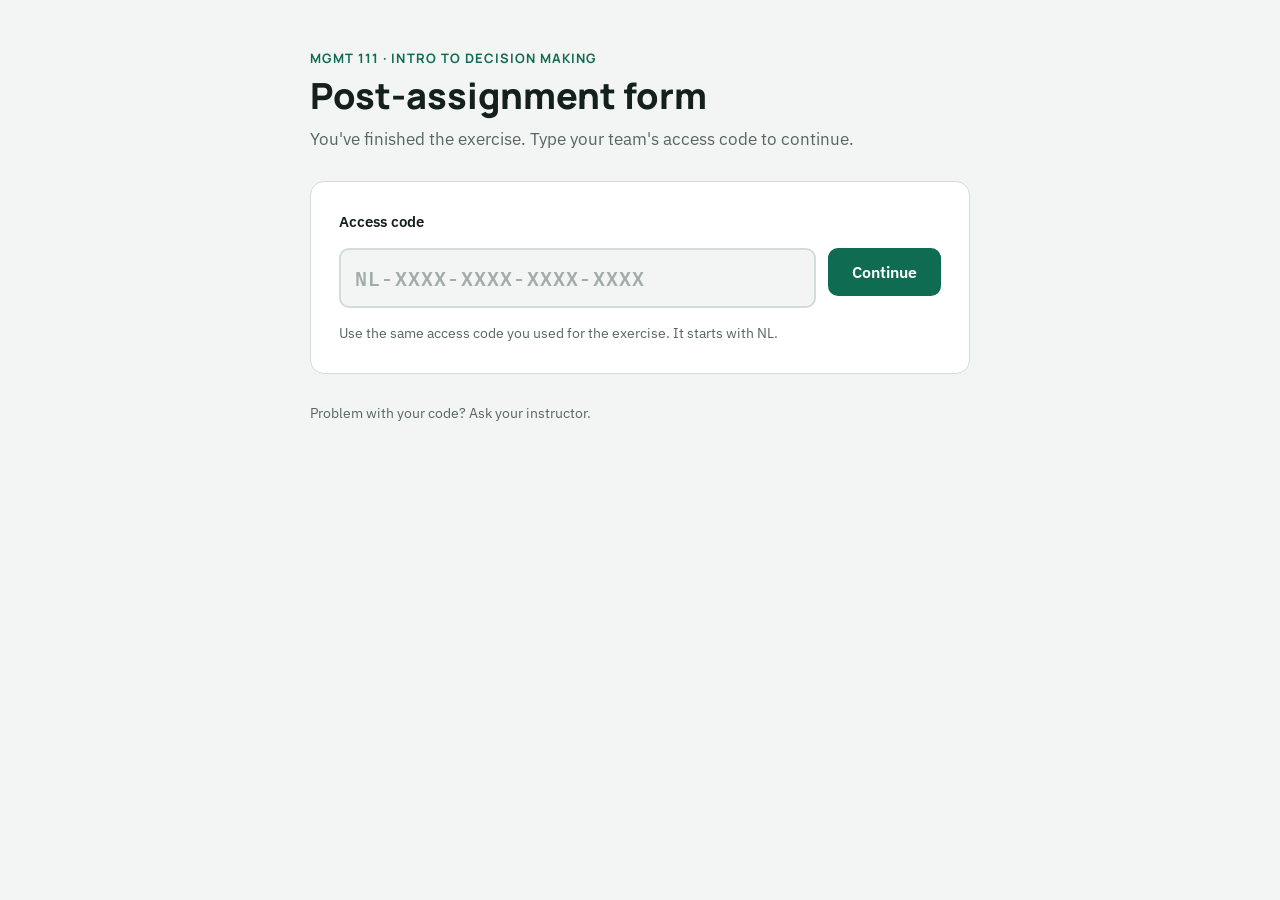
<file: post-experiment/index.html>
<!DOCTYPE html>
<html lang="en">
<head>
<meta charset="utf-8">
<meta name="viewport" content="width=device-width, initial-scale=1">
<meta name="robots" content="noindex, nofollow">
<title>MGMT 111 Post-Assignment Form</title>
<link rel="preconnect" href="https://fonts.googleapis.com">
<link rel="preconnect" href="https://fonts.gstatic.com" crossorigin>
<link href="https://fonts.googleapis.com/css2?family=Manrope:wght@600;700;800&family=IBM+Plex+Sans:ital,wght@0,400;0,500;0,600;1,400&family=IBM+Plex+Mono:wght@500;600&display=swap" rel="stylesheet">
<style>
/* Layout: one narrow left-aligned column; one card per step (announcement, code, Zoom, guidelines). */
:root {
  --bg: #f2f5f4;
  --surface: #ffffff;
  --ink: #14201c;
  --muted: #56675f;
  --line: #d3dcd8;
  --accent: #0f6b52;
  --accent-ink: #ffffff;
  --accent-soft: #e3f1ec;
  --solo: #8a4b08;
  --solo-soft: #fbeedb;
  --danger: #a8261d;
  --font-display: "Manrope", system-ui, -apple-system, "Segoe UI", sans-serif;
  --font-body: "IBM Plex Sans", system-ui, -apple-system, "Segoe UI", sans-serif;
  --font-mono: "IBM Plex Mono", ui-monospace, "SFMono-Regular", Menlo, monospace;
  color-scheme: light;
}
@media (prefers-color-scheme: dark) {
  :root:not([data-theme="light"]) {
    --bg: #0d1412;
    --surface: #151f1c;
    --ink: #e4ede9;
    --muted: #9aaca4;
    --line: #2b3a35;
    --accent: #52c49e;
    --accent-ink: #062219;
    --accent-soft: #1a3029;
    --solo: #f2b56b;
    --solo-soft: #33260f;
    --danger: #ff8f84;
    color-scheme: dark;
  }
}
:root[data-theme="dark"] {
  --bg: #0d1412;
  --surface: #151f1c;
  --ink: #e4ede9;
  --muted: #9aaca4;
  --line: #2b3a35;
  --accent: #52c49e;
  --accent-ink: #062219;
  --accent-soft: #1a3029;
  --solo: #f2b56b;
  --solo-soft: #33260f;
  --danger: #ff8f84;
  color-scheme: dark;
}
* { box-sizing: border-box; }
html, body { margin: 0; }
body {
  background: var(--bg);
  color: var(--ink);
  font-family: var(--font-body);
  font-size: 17px;
  line-height: 1.6;
  -webkit-font-smoothing: antialiased;
}
.wrap {
  max-width: 700px;
  margin: 0 auto;
  padding: 48px 20px 64px;
  display: flex;
  flex-direction: column;
  gap: 28px;
}
.eyebrow {
  font-family: var(--font-display);
  font-weight: 700;
  font-size: 13px;
  letter-spacing: 0.08em;
  text-transform: uppercase;
  color: var(--accent);
  margin: 0;
}
h1 {
  font-family: var(--font-display);
  font-weight: 800;
  font-size: clamp(28px, 5vw, 36px);
  line-height: 1.15;
  margin: 6px 0 0;
  text-wrap: balance;
}
h1:focus { outline: none; }
.lede { margin: 10px 0 0; color: var(--muted); max-width: 60ch; }
.card {
  background: var(--surface);
  border: 1px solid var(--line);
  border-radius: 14px;
  padding: 28px;
  display: flex;
  flex-direction: column;
  gap: 16px;
}
.card > p { margin: 0; max-width: 62ch; }
.callout {
  border-left: 4px solid var(--solo);
  background: var(--solo-soft);
  border-radius: 0 10px 10px 0;
  padding: 14px 16px;
  display: flex;
  flex-direction: column;
  gap: 8px;
}
.callout p { margin: 0; }
.callout strong { color: var(--solo); }
ol.howto { margin: 0; padding-left: 1.3em; display: flex; flex-direction: column; gap: 4px; }
.check {
  display: flex;
  gap: 12px;
  align-items: flex-start;
  padding: 14px 16px;
  border: 1px solid var(--line);
  border-radius: 10px;
  background: var(--bg);
  font-weight: 600;
  cursor: pointer;
}
.check input { width: 20px; height: 20px; margin: 2px 0 0; accent-color: var(--accent); flex: none; cursor: pointer; }
.check.is-locked { opacity: 0.55; cursor: not-allowed; }
.check.is-locked input { cursor: not-allowed; }
.check:has(input:checked) { border-color: var(--accent); background: var(--accent-soft); }
.check:has(input:focus-visible) { outline: 3px solid var(--accent-soft); outline-offset: 2px; }
form { display: flex; flex-direction: column; gap: 14px; }
label.field { font-weight: 600; font-size: 15px; }
.row { display: flex; gap: 12px; flex-wrap: wrap; }
#code {
  flex: 1 1 300px;
  min-width: 0;
  font-family: var(--font-mono);
  font-weight: 600;
  font-size: 20px;
  letter-spacing: 0.06em;
  text-transform: uppercase;
  padding: 12px 14px;
  border: 2px solid var(--line);
  border-radius: 10px;
  background: var(--bg);
  color: var(--ink);
}
#code::placeholder { color: var(--muted); opacity: 0.5; }
#code:focus-visible { outline: none; border-color: var(--accent); box-shadow: 0 0 0 3px var(--accent-soft); }
button, .btn {
  font-family: var(--font-body);
  font-weight: 600;
  font-size: 16px;
  border-radius: 10px;
  cursor: pointer;
  text-decoration: none;
  display: inline-flex;
  align-items: center;
  justify-content: center;
  gap: 8px;
}
.primary, .btn {
  background: var(--accent);
  color: var(--accent-ink);
  border: 2px solid var(--accent);
  padding: 12px 22px;
  align-self: flex-start;
}
.primary:disabled { opacity: 0.45; cursor: not-allowed; }
.primary.busy { cursor: progress; }
.btn-zoom { font-size: 17px; padding: 14px 24px; }
.ghost {
  background: transparent;
  color: var(--accent);
  border: 1px solid var(--line);
  padding: 8px 14px;
  font-size: 14px;
}
button:focus-visible, .btn:focus-visible { outline: 3px solid var(--accent-soft); outline-offset: 2px; }
.hint { margin: 0; font-size: 14px; color: var(--muted); }
.hint:empty { display: none; }
.error { margin: 0; font-size: 15px; color: var(--danger); font-weight: 500; }
.error:empty { display: none; }
.opened { margin: 0; font-size: 14px; color: var(--accent); font-weight: 600; }
.teambar {
  display: flex;
  align-items: center;
  justify-content: space-between;
  gap: 12px;
  flex-wrap: wrap;
  padding-bottom: 18px;
  border-bottom: 1px solid var(--line);
}
.chip {
  font-family: var(--font-mono);
  font-weight: 600;
  font-size: 14px;
  letter-spacing: 0.04em;
  background: var(--accent-soft);
  color: var(--accent);
  padding: 4px 12px;
  border-radius: 999px;
}
.teambar .label { font-size: 14px; color: var(--muted); margin-right: 8px; }
.guidelines { max-width: 65ch; }
.guidelines h2 {
  font-family: var(--font-display);
  font-weight: 800;
  font-size: 24px;
  line-height: 1.25;
  margin: 22px 0 8px;
  text-wrap: balance;
}
.guidelines h3 {
  font-family: var(--font-display);
  font-weight: 700;
  font-size: 18px;
  margin: 22px 0 6px;
  text-wrap: balance;
}
.guidelines p { margin: 0 0 12px; }
.guidelines ul, .guidelines ol { margin: 0 0 12px; padding-left: 1.4em; display: flex; flex-direction: column; gap: 4px; }
.guidelines .callout { margin-top: 28px; }
.guidelines .callout p { margin: 0; }
.guidelines .notice {
  font-weight: 600;
  color: var(--solo);
  background: var(--solo-soft);
  border-left: 4px solid var(--solo);
  border-radius: 0 8px 8px 0;
  padding: 10px 14px;
  margin-top: 4px;
}
.table-wrap { overflow-x: auto; margin: 0 0 14px; }
.guidelines table { border-collapse: collapse; width: 100%; font-size: 15px; font-variant-numeric: tabular-nums; }
.guidelines th, .guidelines td { padding: 8px 10px; border-bottom: 1px solid var(--line); text-align: left; }
.guidelines thead th { font-size: 13px; color: var(--muted); font-weight: 600; border-bottom-width: 2px; }
.guidelines tbody th { font-weight: 500; }
.guidelines tfoot th, .guidelines tfoot td { font-weight: 700; border-bottom: none; }
.guidelines .num { text-align: right; white-space: nowrap; }
footer { font-size: 14px; color: var(--muted); }
[hidden] { display: none !important; }
@media (max-width: 420px) {
  .wrap { padding-top: 32px; }
  .card { padding: 20px; }
  #code { font-size: 17px; }
  .primary, .btn { align-self: stretch; }
}
@media (prefers-reduced-motion: no-preference) {
  .card:not([hidden]) { animation: rise 200ms ease-out; }
  @keyframes rise { from { transform: translateY(6px); } to { transform: none; } }
}
</style>
</head>
<body>
<main class="wrap">
  <header>
    <p class="eyebrow">MGMT 111 · Intro to Decision Making</p>
    <h1 id="title" tabindex="-1">Post-assignment form</h1>
    <p class="lede" id="lede">You've finished the exercise. Type your team's access code to continue.</p>
  </header>

  <!-- Step 1: access code -->
  <section class="card" id="step-code">
    <form id="entry" autocomplete="off" novalidate>
      <label class="field" for="code">Access code</label>
      <div class="row">
        <input id="code" name="code" type="text" inputmode="text" maxlength="30" placeholder="NL-XXXX-XXXX-XXXX-XXXX"
               autocapitalize="characters" autocorrect="off" spellcheck="false" aria-describedby="hint err">
        <button class="primary" id="go" type="submit">Continue</button>
      </div>
      <p class="error" id="err" role="alert"></p>
      <p class="hint" id="hint">Use the same access code you used for the exercise. It starts with NL.</p>
    </form>
  </section>

  <!-- Consenting dyads: sent to Qualtrics -->
  <section class="card" id="step-survey" hidden>
    <p>Opening the post-assignment form…</p>
    <a class="btn" id="survey-link" href="#">Open the post-assignment form</a>
    <p class="hint">If the form doesn't open by itself, click the button.</p>
  </section>

  <footer>Problem with your code? Ask your instructor.</footer>
</main>

<script>
const DATA = {"salt":"0Qow9mvE6apvQHBwdBR22g==","iter":210000,"entries":{"00391092ef69007c0ec3db7501be78f6":{"iv":"ou4vUEu7x+OImFPP","ct":"tR1jTLRUF9fhCnvf3vThH6at4iZQ7NXTTKX0bRJ4PIHK41m0bl0/TAIJlEPAi1OtpMooAA01U3Ss/TpSTKK3wLjloxuBmNXittp76NRWng7PvJYapg=="},"034e6614e1691c4f364920d16ce363df":{"iv":"2xsQvht7YjF9YSVo","ct":"xYAO5RqD3ZsWHwkrbhr2vl+WQ+FHdok0/XH8noGJhpw86TlNNiohB/5c4XG9fu+6pzXR4yXOqxbhgYLGsHEIZu3uM9xrUomq0UAxZDdB9ziPeUpVQQ=="},"046e8c6e178b4b6c5426c0bc5a33ffc9":{"iv":"tfb+Oll7bk1T1wLx","ct":"JpSPMlQJqkmP735o4wNfjI3Ty6xIfnildYqc2mMchp2D5k0VtD2sIpaX5uC/N3UtbfD3opEnjtWwSBFotaTQEXiWg/CA17K0+5cAzbAGV6Ho0U/dGw=="},"067a0b299c2981118bd5c14e0876a063":{"iv":"hjJlY7v7n+N3I824","ct":"jOVVrZGN3xRnP4mIaCWPvy6awhr3p2aUgLhbhs8nOJkgo/Aw6MfdOjrY7rimMsM6w6nU26lIIynd5cEY23HUntOL1tbbdgFAVLU7+9/HLgLWGAosxw=="},"06bdba5ef3fe16b0320beed1211c0520":{"iv":"HTXHe1ultt2nhpYW","ct":"4XpSBfYY2NhczcM9p2OoDtFUCZt9cajMfEruKoF2XtZCNCWqMi4kFT45ih2fVWlQXcb8gcQOH7nGvQbMZgHzP/KoEjxzblwuDOTk2JGvfWhPGHck0w=="},"08d77ea4879f71e43cffa3407f435c44":{"iv":"ZXwkDAhcjsjuH2zZ","ct":"c8NuVkCXm+wClpYNrdFK4yhfJFOlKBp+cqz1dKAlJ2qv1FRMxEzkSYcxgFwGXXFy2GEKxVo+p2Db9gP+LBeDisg+GIXoxJUBaufGJ9da+hrA+evSlQ=="},"0c905dd7a32214a7f503cbbfb89d9037":{"iv":"bFD9xfZK0yB8+Dku","ct":"FYUZzSaQ5Th70HdoFEuKOMPk3rBCSP9kh7BLdXELewQ+q7kJfT9N1nwHatOTakMgPG0wJBxhUf7Qmi8BOv3vwcM1d0pSi+tFnuMMZ16pV+hqZnGDwQ=="},"0c9106360d09af6aca666653b5858953":{"iv":"O6iEAxxj0THfbkgj","ct":"B3tgmY2nakkN8zCvE2ZR5CHt5fLjReo7R8sv4DyjEACudvvZQ9lwXzPZztE76OHCqS1lfisw6UOjSgBFECyrnOMr6qfKGvRhdle8E0v4I7kFqrvB0w=="},"0ee3cdfd7faa1bf3c08ea2cb34995a7f":{"iv":"R8w46qOyA/Yc9JgX","ct":"8BBB4/f7FyUbbqefXCiairI3kgkbpwDnIeXMkgQtuQeZYP1vqpK/wBkIa3zkaGzwZRl3PKyuWcQKRYv5ueEl32qIpgSpo8swW4Q0+kz8CZxYG83Rog=="},"0f72815bf25b768fc6282d3bb369b600":{"iv":"RYr+1NxTcsMr6R0E","ct":"kqj8sodL+bJpchdQezAiylVkASmQ5hheKvDLfbKz+HEJ86amAUafkJwh/hu7ljhPLQwrJK6JucsSgPDilxRt3XxrDoF8F1K2VyPcTxqFPUil7RHBMA=="},"1226e24dcb90f833074495e174b71273":{"iv":"g9+ctfGvXWlRPjBR","ct":"f9vM01qYSnDzY8TJNkxRwAQe3/UJW6hRhi0dWpjw4oqNM3mTawvj2go9A78OfBCjyg85zblMTzO9v1hWYo6igE2k1Y75zSf3FwfrF4z7vTsVljeqWQ=="},"12fee84862813b73136d2e9794e91ba6":{"iv":"tbwC8LrKILccXAQE","ct":"EW9cds9eQjJLghS+7szINg2M513svEKciLKzz2keX15bEde8SOorGBDiME51Hc1kg5h+L8uhfNv8OV4V82DiCzQ0+K0J62OYPhgeZEgHp0kEPeHnYg=="},"1339f48fb9df423f77260c80011a4864":{"iv":"oUL5njMNjlnqJEzR","ct":"FoaN9oxBFMS15A8x2cKEnnjBv8+CsSLjAtVDODko3lOBIzvhCAQ9V1sv8/1oBegyiPQCKlAGLhRS9gzq9euG7Dhs9O0smNTbWEyWJQFRTaXG2akS4w=="},"144fa9f89d48e20f357081ac4682e45d":{"iv":"JcaRPxqvf7F8UEa6","ct":"aLCEW8piTaTDxWcxnarC0dVMju81TQIvv8yZDSYcsmMKcQEHmVC+TcqyPsMGL2qSH4T38bnTmv1kr7tpb9voUUvNLxr8Mp9Ki+/y5YNxKkrPHyqbbA=="},"1a35fbc44369f3e7d72fa7475ae0de5f":{"iv":"oYx8YE+bMTU33M5/","ct":"k5qMpwSxqGlqpSlzS1zKYvHxWtTo5NM7k3/xU9TRuFzvXPHxvg7u8/U2smcTm+NDHku1rm9boObtmxnE+AVOowYb5FGqYdhxW+ybdE1R99S5vQ1cDw=="},"1d4e9e7948bb31a77546f9473f57d491":{"iv":"NbDpp/YDakG2oYqs","ct":"qY9k2F/SJJ30s0tiPCqdLOI66Am52Mvg1xJuGmO3HfD15YeL2QhNqFje29kq/85uYCCFtKfRvUfkTTzWAXk7AS9N6JRSBiaWEl45JUbUlqNWKFb1hA=="},"1e572ec5c4bd13f235117d04edb76e76":{"iv":"3aKTo5brB9ydwVkI","ct":"Lt3PQb2Z/LdaA+03jQhtt3K3077QWSzhy1JU6pLep2uio1Nkluapr5EBJ+9MVjhITioCM9Xf5UQziH6dFYxob3kCz05GGv3rO1mbRUtZmsT8JwJKBQ=="},"2130128f7017bce663286a5918cb0346":{"iv":"TkinhyGqWEaXJrhn","ct":"LJAo8us9Et/Hb6UFfxjAWUMAfe7mE3blkFbpUFOW2S5riBHy0eqipT/J6ORwVYqqlHwNQf5aPFiIdu/bOArzWJLRyZFEtlVBbQ7/VdBlgrqed5eVnw=="},"2a32dbd05a466b22e3a6ea6776f62d12":{"iv":"6HkSk1za2kHJWL7b","ct":"eTl75q2uZGPND64krKMi0u0XMTBzdfb15lOuZjbucmYQKJR1l+bbClqGi3N918woQV9X4mOzqqP/BasezbZGBSqUixczvzKcYtPIYvCaTrSUHX7Y9A=="},"2ac6d81cdc4e08e98a7beb6ce6528b42":{"iv":"YfRDez/brJfxaGy3","ct":"xzXTsjbl1t1IpnprNAgj+6Sld783FW3plTZlIZ0toaRBQwlyprFOefm5KOWJ7eEA8UeRM7YO6gTI3ZucQVFPFfYBtNRBH2g1DgAs7d9rr8IN7d97EA=="},"2b0da5762bde6b874cc8ab6e8bed4ab9":{"iv":"0L8N6iRVs3y5UP7s","ct":"mLVvpT7ZFaHAQVK2GiYXR/tz6QQI+Y4SrDAp4yxMjfYwhPwScIsip2NIgWBL8UWAZs4OobK+QSvqIOESUEs0BRV7//ZA+MoiSCo3uDz2k7jitbfi7Q=="},"2c5ad683d4f1e40c42ca3226679a29fe":{"iv":"cvZdB1gIRZzpZpp5","ct":"9fQG4qdepBwBmnWw59rGUKhNNqTmcOT4hxTS57ko44Hl7E96f9/bmn1McHHfSPHhMmEYZwqIjdU8g6NcpEZoiapdJrvFGFY1A+UPZ2RIP9QWx0Mx8w=="},"2fa47a823fcd018a928352ae6b4a0dfa":{"iv":"shAnQqdHnMtQkmtH","ct":"vXVEn9BNVClgTz+XGYfG3cHl8LIYiOayfzhE56tHyIFjpc3ax7Yd+SChbqafH81vKTCxHfrSdnD/p97AHSChQ4EDQrgZorP4LaaCIvh7XHKa2qz0OQ=="},"35a2b074c1c4c0d0a93f90ef82cadc9f":{"iv":"m7ndHDQX5+8eSiXI","ct":"FxM3/tcxmF5agvEQTbUOl/nc7R6737mkxmL9lQi+bTXncv9QFo6B/mc1E2Yenm6zW6/boM2MOzrAyz8Au92iuug//WBwZJlaOucYHZbMGRCb/BVClg=="},"38510f5d4330f2c295978655a61bc9cf":{"iv":"t4hHmZpbPKuKaPnv","ct":"VtjZ9zVrSrJ3nD+OZoYPt/tStRptjVUi5IsCxd5gQvIHw00o48LzNMlEeNfiuIFeagXj/VePc7Z/edUayJUAPr0jRQLreEK649DzChLi/3uzvwDuZg=="},"3a72fe009247c7bd4503309803cd1820":{"iv":"kWuOCnZSN931tOVT","ct":"ODM6ekab3kdjiO1s2aW/95s6uXdYvwlbOXkcjo6PK1si6aU/Xn7HpKCkm62uLeclX1zbydwbjg8fjYPITek+dopF8uI4nqAgVvh82LxzdWYP9o0eFw=="},"3aa55f12baae4f9afe9d843ad8f4dd77":{"iv":"ZEmzYTib8TKGpcKd","ct":"boHEWy6e2WPZmwGAswrOi2S6i5lzxxzb9wZfE8pSwJpt0Qg/hFjGtZVMh3UrjNlg6XQffMBx9A9aswKuA4p0WAMyNXHRm7Fj6D3X+5iOA0julya/3Q=="},"3bb114525dbd76db95e70736fcb2e1e4":{"iv":"DE4L1NbF7QDQvtAO","ct":"/i8ThCKgFh7uThLDB7lbON/xj5R5SGNnwmfZHL+RtTjb00MMaWu4YqUcY7hz0m9cZkhjh5W4YrVeqyfQb29zRpSBa5zuJEzyEGp5wOrK5+GbtaLnMw=="},"3da5b3eb24b5290d78135a611be9ca15":{"iv":"RNdchoMPpVmJfAph","ct":"RvJ8Gzaw/bpgWjyJsWR10oXnFrIxgLrbo/PiO7gPMsHBgcNfVM5LiLWGiIWvJG44vfpZJFtf03xIJAYMIAV+9vZps53fKd8A39z5lB/6EYGl7lBE7A=="},"42f4d2d27c0690a3ddf94ec74538e0f2":{"iv":"xQRD7ra7Q+17wFoU","ct":"cOMvgkkyC3sH9PfEXW1dnW/r3Oup3C/tDDCnt7WPUaxQ/OQyaDs72ZRaufb8bJNAcEe4CQSknsIytX+tOrA4obwPRvVDaWnFUJEpC4a9zy/s1k7OJg=="},"45e99bfc8f8d9c24aa81645076f6ef1f":{"iv":"geMKtByzWRTaWTtR","ct":"2ULKlqH4eyWZUbrNHOuBZycfb5dqGtFRHwrzrF38hTF15+n3ZPfFG82OEFvV0yO1ugVujfoqStrzNHsTpAuOT52YIq6g7NWrIZ65A2L1mbrG1F2FcA=="},"47fd459049500f44e708e32efd2944aa":{"iv":"HqLJGUsiGAO3c5mc","ct":"xdIjWCbQZ53Stu7LsuXuKxQQ065CHyNleV87pg2ZUcIXYe0ywzqtK0+CpU8xnLCy4x96cl1swDO6h+UrcuJoe9IN6KkpCegGpIZt80VRThi3HGFLNw=="},"48055a3fefd180fb8971e19f1aa9bf8c":{"iv":"6t/+XfUo/eAz73Dk","ct":"1CVLrmtlf8QBjQ98CtAoVu8hVYSeFgsy6ScsoYmVsMBwPIAjVt7NIY4XveaQDmjbAfyjqR303a8P8ld/DQuKEY+FD/rnqR1mNHK/KbJ6fxsjvyQBSQ=="},"4b614c2d0fdbe550470379e62704ab8d":{"iv":"P0hbfPdJGW3qra+1","ct":"aPi53bLdWXCqfOBRCgPXBkl+Rn6vpgyzJ3SeZrhB4VoHp8O6wrUexZ9s74VQ9NdV/4Qm/dqIrKo/btX3e36jkx1sI/6QXe0Ip8S9UmhEXrXmWyaRRg=="},"4e6d6af4a4c4248ed93b57847ba0523d":{"iv":"0Gpyw0koYS+wRhKA","ct":"7oJAbmBkrNxkIVW5KGY6BPpxZ/pUe/T+SMcckwK79y3nfrDr0f3eKlsPjO1atbv62Bt0qhqIKgMchP0NNrAy4Rz76sc8LoXkc6YVr+Dwfn6n0OR8Qw=="},"4f9e5e599c197f80f8186b9d2de94926":{"iv":"jFDor3DaQpkkJQsu","ct":"gh9BnPrBcj+64+K/99cAJrrtJ2nFZ/R+/m0W2RWi5D745meaP22E17uJJQrSohbyLa/Nof7kJysZ+QN6joVtLN50OmzBAlJQrumPh4GPY6LNsrQ1PA=="},"4fbb318a937c01cf4792d24c295271e3":{"iv":"0AMPyOS4yIa+NjQo","ct":"FUtO3ZPTxOZ6hGTwnoQ9kIeTtS6JxBiKeC4zLVlE2s9LtJcLL7Ym02p5B2CMEmGjk4MpouLlkVQPhwG0n08WPeSV8Yb5x8auwU1gUMt+CIGp1NeRMQ=="},"506bcabf5dc84cec92d774e6870a5230":{"iv":"IBF3qmvvELoOCMFu","ct":"YD0qPutD7u81nuuNeI1UT4ViSamdx5Uz4giShP08/6JvCCvjZ9YE0X4ZWvItYL8QKTe2IXN16VZna/0NToRY0Q+W2KlqhBc4kVVVVn0r/uoIpWhdIQ=="},"53b46845beb9f18eab85f1b21147ede9":{"iv":"rrX6YwCEF9n+wwGv","ct":"cMXHM6xF/OhmSsZdU8+2Q418JKU4QEU0CznvghI+PwC4+AlIRNH6/gIxdYrSy692qrhIun9qCrzqwCVY+WpwDL0bQhEvQFwC6Fv+aHURgSlrqyL6ug=="},"5860374c59c99ce9399622f41652a1f5":{"iv":"fePgt7LHx31Bu0K/","ct":"ZWRvWvxRXyXhqpSlrVEZNGAA7Hh+NO20nyTOrQQCwNqv3Pn8+YtHh31fRmQ6mxvyZYQwpec+ICPgBEtIlDROZ6Cz7y5WfXp4uIKPboQnXrKm92N77g=="},"5a2f7e1b783d12ed4a47651586d66e0f":{"iv":"nD3sCqprHk+x0R8w","ct":"UqncJqYs481dwhNVcis8M66Zqmk3nLtwlgLmgCA/N/UwwbMcWeapR+ywRS/YngHSRxi6+D9ppbWT7PzpFwDVZlVehwfdED/5P4OjhtZ+8x8K3Ay3yw=="},"5b56e81cac6cfdc6b0a89f9e13d3da66":{"iv":"4wYt9rrHPE1OWxie","ct":"aZj76m1DB2y4MJUWZnEElKU0rwi9FfNM9La+JUnwV36ZTPLRtQ5Ipozb2PvPC+0ZbYLQzHqO9aSdddyaBXHVOdWOtSoPTBzu/MCvyD2hz0YJr/jvWA=="},"5cb9438e7b0671efda0cba5ed58198ed":{"iv":"R/RYDh8WJFjh/v/Y","ct":"HKg7+hwobmwZZFbJ119VSd9zIF/m3x4Bg4FmBGr/0KJQ4j1fGPFfVKTFMo4be5LfWltvQhVG3nxRsWgVMzN+VNmBNBdcYPdumw94w0f4yc/FMp5d5A=="},"603650206a74d2aa236b583504c88e0d":{"iv":"hgLu8VqJxKzYScEO","ct":"p3CtyJTKxPtCdUN19dJrDiTk1FP/VZRFnTOkqjx0xI9IIem3CrRGZyMKLn4wccEB/FmANXx+7PaRe/Iv9+lDeHrWvQ1eZkjqT8NL/APJvxIilLJqKQ=="},"64ca191e63b8b80fd97dc6676be20f68":{"iv":"wn1ISsmW4cnSqVQK","ct":"CCS5JGks2VDFwCeixgLiXEN+pAkyc+IY8W2vwzxWhAHL8spFwqjSH+mnkDgPZkF6psC1B8TLNOTISORSm3d5nqzFjteEsd/EH4jJd2r7Bl9RFOCwTg=="},"6531ff10a06eaa10e7dfcd219589ad9f":{"iv":"C5HKgtW0c6EahEqB","ct":"VNpaViP4MKyF12jaeu7+p0ZBKmLWA/rTNzABtxU+treYqTSYfDN3oVLT6UhBIyJOgfM+p1H3RhQm0OF3pCF1Th2sM7NWAOgK1BLd8OJO1HhzPt6GCg=="},"65b967075e60446f7e10a46ae8204712":{"iv":"w4A3T0UgRtkPJn4/","ct":"DvBNTLsfjMEYyres8JWY7RijDr63b4KMMTBLYJZZUX8l8p83/d90MIsYujJEsYKmOxQgxnzu2XzZLljfjAy4+rzdt2eIjW/ExtZvuL8I+9hcOH81xw=="},"65d3885d43776eedd3f45eb4ec1956e7":{"iv":"2RdlfUq5DEOJ9zyt","ct":"ckzHBnFZAYLOKHj+Eu9YzGJ1Dly1Q8nk6skFmyJT9LZD2w48MiApU6gyhp371ESwXN0zga2FFjbnyXqLuvqwO1PykE4TgAJxP3KNZqALY6WpJllJDg=="},"664c43e4f21ebb638596b01fbfbc1e4a":{"iv":"pA0NL2pl/zz8Nteg","ct":"cbdrnJ1ansgcGeRKrS1wIEHcjJ3OiLnsyzRd0vxIJIlwc8Z36LOwYmoIWqAgyJaUgHiS7mS5wCqFVeLIBatg9aWXZlQCO+pRkuArysfCyJzZQmKiSw=="},"6957453962d30b06705022b18609e325":{"iv":"BsxPbjVdbhdCT0Na","ct":"AQbWphJdaTJ6+HiYyDsSvofecPkANyInq8BmxShHIRju6gy3o2f4AjqzNb2YCUzFTvP+lYUd2YfDMWNlvkVkMR/771xNUBO+EoE/oxXUqwuCL4UfTA=="},"69c3be0d7be65313e3291c2c0694170a":{"iv":"sGiYdZFEhEhjcyY1","ct":"UAjmIIem7SHjQNd4XYeTeg1PgG8z30oRl/g/XLyaOgws9GL3iaKvnKdOtF1/9z3+RJAOkDkZNqtrBzP3F3Jh7ds8iuJx3cj7iXrNAUrzKySgA6cRbw=="},"6bbacd323976fe3ac600172ecc44a36e":{"iv":"foV+lAMoi4eyV0WE","ct":"qOXtgZocwbGrn836CZxxiUYbM96zqnepTxsCkw05LJFqdszAtu4WYF5O/rhoU6Tt3weuTLFA6DYDb2z+pIoT3exIvfh/HZmOpT7IwegTm2AcEphUhA=="},"72810f0e813e16890e3735aa04cc514d":{"iv":"87gNazMq/UBWKGHn","ct":"uZjXZ+vHeGLNlIkmopZ8hDnfDGpPcbx0mKc4+xOy0CjSdgG4jRW7nMWqeHA2kDpPdIwkz2gM8Ek2eTKSE2oDwCyI6caKkZD5ql3NhwR6qMMjHsLUCw=="},"7490974105ef5f725f0ccef10049ae03":{"iv":"7QJklsvx6MnxxYsH","ct":"Y2npIRACtcS4EJW3LbgKdumfGEpEQ4YS8AS9QPmz847gHO3d0RsX89xKFHuyrBh3RVa1ZmHZ1hKoipWVGKPerb4hZ7BCX5t5W/3fEWFpVlQ2v7iBiw=="},"7495ba67b12a29ecb50d5b49cecefae1":{"iv":"mPcAffjZ7BvKIG3H","ct":"+WN+q0ySwBnPSClrZtmor0CsDYH1izN056eg8kNLBP/FRptHwQdHuGSnuy0f8Lk+8LrRj6Q6p3PRULxohfbupdr28uwYk+pN/pL60gQdNMpFpXxkew=="},"75993235a34fedace55e1b54150a64cd":{"iv":"dh23K9AvSrUphp3x","ct":"tSIBPuDY6VRUNiYTs1OqhmxwkN+5ahFdeKDlgfPqT57rWwk0lMGIvAlPFVEZI0zPahZHaYqfsGmd/12hTjaigSkyzVEoUnGXZ1pAJ9oghUj/G7X/mA=="},"76a43acc3f9c1e44660dce860631f2f4":{"iv":"euFGkfnPauOIjAlR","ct":"7DbvG7nzPT9PYjUCD8JeWPTjNmGqmdyU3AguUTLPkAvwWLXQdlEHyQptGSN61SFwF+o6F8FPjUxPCee1wKaOtFRgynnL3wc+j36tR+GcKSOmtYwYbQ=="},"799b0a1fcd028b89098ff71193662593":{"iv":"hViKpyvUMjFhvD4x","ct":"Ata7lurTMU+GK9DVf4jcD1YTRwEt90fkrA4Jb8ImpaWeadW5hDEma3ejirddU561sXZUr7fAN7IaT4ehqxN+uK3fAZfkP+4Rq83Tr2l6rq/ZTRfJGA=="},"7c39f7ff3ed6a5dd7e73cd0660f4c0c3":{"iv":"+QoWdfR76OPmqBO7","ct":"k3bFaepiUq8zOPveFTcqP4SFzphl3Zm7YO/8D/ifzyg9tDbJohMSFzC0hpuEig5aLxmkhf4lYFr8Jj6HdnSDo+F8V8OBABbXEjdIomgOYsSE7c7gyw=="},"7c82b176e6560c8faca72298355fbdd7":{"iv":"7uvt1MIklfvlr/74","ct":"kMvMOKummtP4cDlapRw9Mdg0gxSAlHY0BMZVmmw0E6LMGU4HzEVD94AF6y2SN2PQNk74PbQgj4JVuiMnEkKHIW3XOb6N/7mA/01CK0MwofSFnCo+fQ=="},"7ec45a0b0395c6d9716c7e589ff74645":{"iv":"wqbPTMPqoYQ9Hddm","ct":"sfnLIbG2a3P382UaYpO7XQbi0iTd/sZR3+0x5F9oNz2/kMi/OfK5BexemUvE+a01Zqq5s8zVNvfVXAROM6/j7HqYKQovh1sEgNjc1biMQtcxxHXIMw=="},"8000fab1eaccf4456987392ae9b305ac":{"iv":"domfwHvtMmgfXF1v","ct":"k40b3bGFxHEdu0tjD+4ERJG4Jsqhdj2RGkKTwk7Vd3U3gPcI43mcMn84VhVQ8TWWALiKH/30zPy2nemfSjZeO4zOwo6RQgm3g+D2T6K8r3WrlYx+Sw=="},"80dfd057fb56e03636d52b574fcec669":{"iv":"OAf+f7SNR6lnMxGk","ct":"UXQjwxDaVuhsdlnRqUxKbzUV1f6tSXMLUJwt/mLbB9ww6uNogmsGJOnivepu0SoBi8x8f/o1o3dXqCDwRUwAgxaRWhfvxjHVhZBIM0Jo9fP4TqDhzw=="},"82745b01793f8202d479c62432cdce8e":{"iv":"cydmKRoqI+VIBJUO","ct":"t+I7wLGmGqd/4QwnPt/wW/M7R9X+5rc/Y8dGfKuYK+3IecXJn01W8+sBcCRXR8Y0/gL1yAm2IQBKkMRIaffeatJvrLiQgbKFa2FkQ6a5PAe5VAagsw=="},"8a18ed10c6d9b349aa9964ab45667d97":{"iv":"vPPKtCZPiLwoz/5z","ct":"WM70TsaEkMwQKLV/QeiPrG6GBLYTeC7D7d4sPmOYRA89aQZBotUIKfzSDMdQ9cQ+H95sokbq5c5VhKNQU/HNUifIEhUaMeD5RRwLhlGJjzZBJrMdgQ=="},"8bbf53fd12e751c2a826340cb10b80e4":{"iv":"Hsmw3LrFiMvLyLFb","ct":"ECPeKHFRaUhio2AK7P4SBCajwbt2uSq/JGjqbYw0id5tjkdaP3ok0RQUa5CATNoPXYFSfMv+RM63AnX9pK2sRsdh+FlAIzgxVc44Xq7kMzTKCu6cmw=="},"8dda18af6a05aba9220eae3b4d9c167b":{"iv":"8a3IkHXhwjwYItDc","ct":"LzZR9Yq9f2obsMq0+oEbzoE/J26TlScaISTUhwGNdrp20Dn0Nu+Uhrb5imWpsDx+MESt5LxGzbruNPCneE+BHTa9aWA47/t8XB47TkYi5VKvF1n/yA=="},"9004cffa03af2dc670a01598bfa48704":{"iv":"NL1P/zywP9ZEuW2j","ct":"faqoJRC88qioSBfJA5nuCR9Gbs3mmfFdmdFq5r7J/gEp6UlIAkv+4rUzkAY0ku+kevneQYKcs6slBDKG0x1vs1NmzXQHw+xW/F0ryQgII5WAyH5gHQ=="},"9157177b65e0ba29da87d792fc44a47c":{"iv":"F+p3YJ4u4D8E8rw0","ct":"cB3FFc4lCzEGd/0RswoK4lmVVPYkPiMsTHkvhq/PAQz71+tr/AGrQh0XrNLlv/o6nTqThh6HNVr1RJw1Kqqumj1BRq0Rs1VuQzoBFmzLMZ2zu1vnFg=="},"92fed60755601cc3f17fee2e3db55cf8":{"iv":"rtUgbKVow4nqc9pO","ct":"3jyRYy3FW3q7T0mt+8iAHK3RM8Y8LHWj20/3zUQG7GgXPh50SIw2cK/YSWnlXk24wCBsdqUUZPx5FFLfzvi4Dvk67w4HzsZzV1Yw1Q+2cCsT4lMbLA=="},"933f8e96cf697546439e4d2644655838":{"iv":"qwg350rRFHUMsLcM","ct":"iNiOHWTua9o28KUWWRs32fA99ph0f2W8heE1r+0ZpT3D28PcNhyu01JOucyZ5df5H6X4Jx3g3BjGHrqG2kZRTk6Fxiyf8XLO/I9bLW2bBGdO53xXCA=="},"945bd1f3041f1d620431b8aab055e2b2":{"iv":"GZMF4xVbp+69g1iX","ct":"rSzDgNbhf1Mm8pTX2b/G8Chl7ythITSiI5dQ9eOA7sbLNnBSb52BZZuvyZj2PDaZgxjDPgGdh9bjOpQm8v0qrp64fWzeANhk99JQNQpxrxY6s0uVzQ=="},"992580784f15fc1dac86185569a3d7dc":{"iv":"uOFVF3uWIzanX0na","ct":"fcZu1HMv31jLXRpfmH6+un2k+YNyWBg6DjTMoaBPPm5n02FqavLbD6Txmuah9hSaMJVELFDCEE84WghMewRMsdWh4vALBruzUFBp4OJMNQD80eCYTw=="},"99d268fa669c4aa3969adb602da89da1":{"iv":"QP2GbMq4neqHGYzf","ct":"/ZQgLdtahGxMCg2eIXcvBvIuzo1C3zGRCMvB7mbQldVC9T2yB8UJ1yC66aC+4z1XNPdav8riA6WK1pple4qlj9RAIQ+3YQJ5oiZfJ5AppOUyCyVo3A=="},"9c344c499aeabbe272f5ec99698700c8":{"iv":"qaVkaOtQIY9ie5Oy","ct":"pSuZQ1rC6eS/oLHmx8Bs3UJqNbNk9jJMpLc452z/nb9BV5r+9TIYxUKmSJiAJ7+eARoBZZpVXUUmtWFrZObudh9A3Hezqb/+5Bwwc3S9yCv9OBy+yA=="},"9df539356e3d87aae3888f8b5574911d":{"iv":"Pc9tP2npMQ3LUrLp","ct":"2Cg2tbpUhvkxqpfQZjyOqF/QzpDcnXobeHpfxx+vPwfzUiDrhWJJN8TfqRxaIqYnBzm2TFmO12TSLbHe9x60BZHg1g4zWxmIk6OPhHaYJWp4f6Nzfg=="},"9ea3dd78a410ffc3c1ce8310aa20ef44":{"iv":"Dh9pw67y7X2YlEXc","ct":"DWOCaXRq2rA8Bzm2f58CwvSrWscIZ+28XX4MG81As5bsFh/fZ9T+AqlaYLSAtU/g/1NmT6GU6AMb5kqvxECcp7sQ5ffCYLmcBHsx4v4cwbrZMms7JA=="},"9ff7a6bad0a550ba340900859d29c79c":{"iv":"EPzTGyWG8ff0fbJc","ct":"zjRuMqJ9b1De9Enboz/OwtJ5ywILVjDUF+xgslxreOiUn5KR/K0Fy5hG4ZWSAZNzTfdvrZIoURy71/r3gL1ywoguaoaw0s41o/YX1/yO6PzMbm/e/A=="},"a07597ba5a4bfd1badc6f437beefdfd0":{"iv":"WCnEeH00YTi3bn7l","ct":"ghtUv89z30GCBkEuJWM3keHepyaoIkpunD2hBhnCLEQs7iXKsBCAUc62yekroOGeUZbIveZBujHvWJ5cuTW9E6edL3avPBHNie3b2o2gKx0lrC4gVg=="},"a24ca9116fdf1842b3ecb3adf32a7924":{"iv":"wZkMGvLg0O5lwLGU","ct":"LRocP2UI20joQoJ7hkgbRpQhQsTePkH2oDF0xSKwoGIiq2xmPqVj9KMUr6HDLOnMqnBfXj3XKnk8jUrvXXnFJ4+mXZ5QpvUae9Kbl7rjxz+jHM3EtA=="},"a719e5a87a91b938d98af5ff73d9f1e2":{"iv":"suENX3EpIToQYKIC","ct":"+jcIhJ9crcnYcNZENiySh0QwZPeHPu9XX98rj3v12kuA48Wgy5stVOrsibjUIc+uqKcK+qLD/dPYlT65JuD/GdAKFT7s+DzwupP5d+3gRgAt+RSfPA=="},"a978f025b71ce8967c17df7f67e16ffc":{"iv":"yL/vlP0fZ/U74JEL","ct":"o0XRFJAbdHICNvVOGxUoz7QJ9lVsAxuSjGdqhteSFdG8Nc3iAj80lE+kEOnH4RpyMmBMrksVFu0JsXKwkNvGc3WZkA1levQvacyAR1wbdgRVjOp02w=="},"a9dba6e59cadeb6f76a9d6099335282f":{"iv":"PTNG4TCJOpbujLCd","ct":"qOuukHHG3naEaBykcNqmM87OgxkpqVnSuMPtOBNO2/Hj7zklliLa070IfN3hUylkv+xtWpxeAYw2FuCiGdupFCo69pN86gMwI2ZZ69T5BPSN6quQIw=="},"ab15e53b5c0ff96957d7b72f9f3fbfc0":{"iv":"WaKr4uBslIgqbHWO","ct":"huO6m+QZqjSpRiGq3+AuexE68Nta4vjSTka9bHyIucnVZCCNTayfeaL2edhVcRISmnFQBY2h953WTr7NLQpOyW1amVyd2pqelWayiBlMHVZohIEaWw=="},"ab755068cc008e6fea500d8818460e63":{"iv":"K9qvpCTLfCftbgDc","ct":"uKFcaSlN/N/zMj/wZR1TFeiaq3tpOli6rogjTXt2yfn85PiF1HEn2AUNXvhXN45ZzRYzoM9ODTa/DYu0SDax1UcPQONyZA4rTPBWmM1p94k220GRKg=="},"b073aa5a8ea18e887d60c0b07a205513":{"iv":"148+NLmn0/Le/sgn","ct":"BHep9LjxOBJEgU62W/Q0vCf1YiU9Xbt68KuNx7CMjStj1XEC7apgpZdIT1RIkMDkZdK+nakZ4wQfMo/cwSyQV5RSUjVmMLMF/LADlF/UHlgwjoPQOw=="},"b1b9f2cd2f252c45d2594ff764591760":{"iv":"UvQW556Y1DfRezz3","ct":"SztXn86SdlHX3jEA6dtLsai6w89IzgiRWDTMQhlPHr9be158tzRi9v0MXsQ4343VskR1IfLvjHRLTESZKLcGNyQB+Kg7VPpAT0EynFYsppGYZV7gjA=="},"b9cf0202f660d41518b70a0e5eb8038e":{"iv":"PUZYl7jJ3nCVk5QL","ct":"eRmM4qCTb5Fh2avYnIlK01qjkpzSJJMYwu/AQOZjwRrPJV6UiPiUDt8mYnkemJfLWkYb9f4KRNKDiDIQhGcFpD8i7bbWzxKIBvHXIayds+dLa1rQ5Q=="},"c267722d09406e8ef929f1bf91b950f2":{"iv":"qJ0c2W04QtFjmBge","ct":"/TUOf57GCuRQwyYVEZu2OPQjG1hx5ef6c9ejYShemLcjJdLSzurZNVdmdX6O0aV9kXj6fGl2CoF4/S1iFXndAS7VDXo3ZfNXvVJVdqktVLykT2Fcgw=="},"c4001f0bdcab2b654198d61b9802b321":{"iv":"UXCHr7oj8v3+ZpNd","ct":"GluQNEs1Bz6bx6Hwj3B5DSUE3Ar0M6ZdBHr72SLnDakFbScQxLv8YQ4m2og/FkOqJiydHMP2aJAi/LOgHjhrNZLRysjrID7Y4+Rct1bZnYIPxoZ5Rg=="},"c6e400db8839448856e9971e864ada2d":{"iv":"hWSbREHW0ed8kzti","ct":"Kr/ai8SqVOELDpkxe4e5H86uvgO4f8IBqexVoF+1KN3r4OZQy4grMBIMRLx8NE4B5sx4yz+/J2SuPzYnRZ1dsDF6OX7IXiE4ykOUszBoolcbkAtYSg=="},"c7a2fc949df47c97e1c33e7a24d4e74c":{"iv":"su5tFh62zTZek7eO","ct":"I5X/YRjJM6m/iVOedFbJIn6KMtxi7Vh/rb5oEhtNlxV0tBGmiTZncFs5Q7C1vhqeP2GCaUl/nSL5DaSnDTZMh1n4qHVWATkgrGggRAEeAKGxIbzCTg=="},"c9bb6b121c934cc9ab214861d651a753":{"iv":"6lcT73eLkc/oZAJA","ct":"X1ST4kcC/6srZ3BocmRlhpVYKjhXC/+F1+ALmTYvTMQRV5qQRBNFeFCYcjtqbyg4fnCjwimnG3D0Boak6uIG/0qQL9oDae3QXsTvlxRv+w+TI3mavQ=="},"cc2207adfdbc952668cbf788aa339394":{"iv":"0o2nvUqEhszkxxuP","ct":"Ma2Jcp3Y8q2acuWkJ/Ya9BBgoa0fQtaI2ERlZbYHJGD8wI2DHR8iWHQVLkMXydsvACK1BlCk7u4NHZZ0fUmpF3wZkHRYd1C7Fe7wJCl3Pm/bJDWlbw=="},"cd7d7f01f708baf8b4463436d668784e":{"iv":"YkdgHS7sLZXZ9rFx","ct":"cdZAkS7Ko6AujTQWuIofjHAwUYdkorcDnTRY1QJFNTjR23TCG67EebdIEVtQNEiCfj4Krk8KJERNFGpp6lACKIKCML93t5duX94oLN4Ib6swalMj9g=="},"cd8cabe5001934be26282488181b6cd6":{"iv":"FMLn+3d25gnaLYld","ct":"pZ7iPtgO1aHt+FoEKo4uzbIL6AfdUGAhUsYUk+yZyC/pH1Cso25Ku/mqyixgQd+rGeEqYEWPo117rk6p74a2UFh1iQw8lnQ6wD5ckbI462+/sxybHg=="},"ce1e41bbab705bb141e46c160909828e":{"iv":"A0VUZiaDN5FfMlXL","ct":"DnMUCHHoFs4JmQh04Sb44d78cHgtAUqPo/wyWUb2XcItXc3d+83g/rbBS0vCZo8mNf1TNbil8SrsElnCROBDEY7qTbWfjbh/UMpe4ox001PApaCtAw=="},"cf0c8a0bfad2f926d1a913bf483104d4":{"iv":"yY1mIIMsfIhGDqbR","ct":"L7XYcb8knw8g/q8WziE0fcnY6GnLnbhiEqdAVEkMskjNZNy6dgjsjciED0jnXf052Zl6nBMnfZAw6SzGbSiL4YqzIPv8lSUanZ96ahllRszy1RuLlw=="},"d0148067149c41b2f69815cd4d44f5f2":{"iv":"n2Q3hLrLILgW65pm","ct":"GzWJFT2kxRiU0dd+P9X43Vh7v8NRUlX8w8n028UBOCHdbSFEfsjlbqmdoIIQVOaRXL7HMrntgyDPvgzB6MXMCdAVxhk7YQLtUuW0uPLEy5ajlDoKDw=="},"d14f17795657e167dd62196cbec88713":{"iv":"rRqD1R8MrQoUIDCW","ct":"fpWRnjwxvlZTCP+Klaf2DEuyDEiOlYRCe+HU5c1HsVret2zKeIix/WOUwpPISiWEaMWT4UyHVIrwI2xNDIONnlgipWcPcqQDozAuAM6DQN2tOQmsFg=="},"d1ecd8dee668052a5e9d72faf0b8140a":{"iv":"j4SVoU80TSfQGwif","ct":"jjp5QdEVoKS3RdN6wh0AShVPm7LfC3daYdrxCuoxiz3jbAZpCPMO6Noz/mLa7ca8b/0u/mFK+YKO6Je2PbZ7Rmrxrl/5l/qDHKH7D9m11aKjCKmPJQ=="},"d39a9a9105ff1fa28d99aa4b1a31b04b":{"iv":"SgR2nt9H0ZaNWIvP","ct":"gCtm9vGcnGHugZZPZZeSoPW6Qvyi5JGK8S/3uIWyuBNvx9g/EemOBtfxTmAJeUSy3zjwEkMH3lDn6ruNlJBcdtFT+ljxs30+kQ/vjMrSCoS1g8Z+Cg=="},"d4a4335b95e46a74ec563e894cd243c2":{"iv":"nItUBlP9Vn/K0NxP","ct":"qXLB6Mk5cm0MYW3hIXWhhEHSRSfbfl4xsUe1qOyAUMH40vmOn98EF/Gg4n6JvggDxWXHEKtBmcsZPTLZtBz/Tja4Wk+fM6NlLfwisqoXMaMmChu14Q=="},"d75dd4659c6518b6de13c6e4bddbeb71":{"iv":"mrZqFuCDFaQzBz5/","ct":"q64tMvTbj7X2oJB5j7DtQY9UrT/pv/Nsx6e9tj7yR+xI/dG/JI9848JKkVAM1CME7Opg1aGNgWPsozlOuXXFWlKR3csa6taP9CiFWRsT+SKgCgILMg=="},"d7b308848cc84799e5d6740ca11d90b3":{"iv":"zRsA0f/LgtOcAV0f","ct":"YXGgT82a+aDOu/6nNYfxWTrQfAgUT64WXCc43gRYSBKHoCLObrOLhYU8CPtTQYcxxbvL0RleQ7Z5fZkgeWvDv8MkukQkO9rZ56VEw2AcKtgAutTCCQ=="},"da0824872adbab58475a802a83343f35":{"iv":"exeeVxZJDGH6XZhi","ct":"I8QYlU3RtqqigVNCq4tPhgjfuFOh4777POQsylSaRbtNK74io39XFrkNCuU3Wb4fO8usRVc8nObsihYkRYY8uKG5TvafQNs83dGx3kKJLXWhRduJIw=="},"da92b20a6d345c96e54321fedfb8ae3e":{"iv":"65AhEmTTA8REUMZz","ct":"XvWfZc9WBUiNHlod/FS54Kou01YeaOy3J6TCxpHo3Cjs/QdyiuucjPS+oEzz88x5A0ro/2lzsBN5+mt2T3zhi1qlfV1Xrzh742SJLzflrwBF6neBBg=="},"de784a4ac95ce25894f2587f8e99e65f":{"iv":"5ou1U37qybxJAxce","ct":"uOsNxgDARqUDDguu9rC9SjGOaKrvFCjlmBR0KFdBPrrsjSQpl0tjUuUtSbBqz6cRn7qpleEtUtX3C56Exep60UCdCflnPDkv2SCLe/wVl42MUnRiSQ=="},"e49122070d5a3f2259d9012d1d9c5ec4":{"iv":"sOwaUnP0jbPrxURS","ct":"K2/9m+2XLmJ33gw+7eFUr7Qjr0e4/ni4AtAjMmxGlqlxtB0IM2/8ax1u0DPJOJytc+KftHZ6hi9mfyn4BiDqw/P8RuT11swUuRbk0HNGnWMVmqhRSw=="},"ead45592967508bbec50f6d8e7fb184a":{"iv":"IwaafSkp15MJc6mT","ct":"W34GLKiWsVj233ZtnOolXmkvNCsR63eqYzjgzn+zbf4OWg/Ni2sSFkqEOYvFDoyqx4Fonub0Cf8/UjCnT8KbicXPAs2HbD1s7nOPXCCJrK8TpIOr9g=="},"ead4c1a61ee0540dc3762297939d3bec":{"iv":"p6qfshS59SIzDaK3","ct":"trQOiIBf/mnN7ThNFaroDOACRi1ylu/K2mnTA4QFxdgSmgzD8l5KKPVYg9PIuL/XgCfKhq0+0w3vdNP29ltwjz8OKu4Jbg4OBmkyBqzaKJopfXRKwQ=="},"eba4e57d08894bbc636e3a1e5d622b4c":{"iv":"zENt3glil5hzQTTK","ct":"LebepJoVM+/q52ub8AtXz5Ud5jrjEI2F/Z/m5VyXKyrTYkFxbb8vYMBJp+luEDvSibtlhkRktv4nofe7UGa7KQnt+DKH/IIGKwv9aFKVmTwqTf2lCA=="},"ecc973956cae44f0fdbe9d44db63ed87":{"iv":"DXgxeJrZbX9QHbkr","ct":"TRSZtz4v9bZq+wNHcc6wV++Y7esoF9XL31xeZZYjE83TPsLT8wsumzdv8HA1IdZPVchKM34UM0NVWsBAF4imzpUyb2t40xm0sFT5d4vS/5ZNXFuw3Q=="},"ecc9fce92de067762522bbc514de9a94":{"iv":"FoIGLK5EHGIHqRpi","ct":"X3jU4qyQkpdh6ZSwPEvw6xhclS+82NLtihQ0BZUNslRJ5l9rN+PEolRz0vXiEKOdyZZ984GHdsBLoVDcZvrCtfe3Zojq5NlGhoPmY1o8+yyinefbNQ=="},"f0dcae9d368ab276f6497e180b32c288":{"iv":"eev3z4MEUveVPS2K","ct":"MSwaOFPM+JA7BY/kNPg+4RTRs1VQILIx3C5hiz6G6OeWCylqVyrx+oJrpjiXGGirniYmtUVAq2Yr11iBs4szIPRr3GJS5jSI+EXC3kY1O7NExQYVbg=="},"f25311517c163394af7822d9cf3a6bc9":{"iv":"/J5SDIsLe2gyqX6S","ct":"rb7nH2Am91cMZbGzIYluvymX7/nKDRs2CCW3107+KM5T2J0wzMqGSH+manKyTL6vECd/w22kglj2/43jYIe10JOL/iTPBrbek+XUHE2bbOQglcVSiw=="},"f39b90f72ad93471a6e7a4ecf50148b2":{"iv":"FlOh3qyOWp+Ea2ZD","ct":"6A+q80KZawvSOIKFPUGSeYvXnKb882naWjqeNAQh39r/70c8LWQtXS/+sUypswb6Wudnell+CLpfL3gaDInvFvv+MlddzB6hWCTaHMuhC/48wuyaLQ=="},"f85acbcceb65d885db31a24951d23039":{"iv":"SZLhfeNUCjLVuj7H","ct":"3AnULy7Saaq4ZJjkxKKnark4UWFFHPagRSZRWOSIG+JNPwCcV6uJLmcCluZ5xe30O0FAN24+C9rIoWn7oyyEYO+oKAbUfmLN/uEfKM+yqpN5Iaow6g=="},"fbb11688be6e5268836f531686ef02ac":{"iv":"yUGQqvYlgEtFZriz","ct":"IAb6qmKFD63516AyF78opOJdKcdT2Qr3yk6ZpvWgZVkPIIDPvc2MiUZwNmFuCoGd2DFcQQ9O6Oiq/ky0sfIZ7Bwwd69bYEX14xSClRYuEF4m4L2yyw=="},"fdc36ca79054ede89a74c7bcbb807a10":{"iv":"8mFnz7vTgp9jlb+S","ct":"uiJ9zgfShi8vnAybCgRfwzT1YvFe6QagOv+qnAx+vy2HyLqlpO1PLWENvdLspvNImjTxPCXW/FjCTl+ssCvdJNJ6oDpeVf7TroNFEiU+b6wMAhj3aA=="}}};

const $ = (id) => document.getElementById(id);
const CODE_RE = /^NL-[A-HJ-NP-Z2-9]{4}(-[A-HJ-NP-Z2-9]{4}){3}$/;
const b64 = (s) => Uint8Array.from(atob(s), (c) => c.charCodeAt(0));
const hex = (u8) => Array.from(u8, (b) => b.toString(16).padStart(2, "0")).join("");

function normalize(s) {
  let t = s.toUpperCase().replace(/[^A-Z0-9]/g, "");
  if (t.length === 16) t = "NL" + t;
  if (t.length !== 18 || !t.startsWith("NL")) return t;
  return "NL-" + t.slice(2).match(/.{4}/g).join("-");
}

// Returns null for an unknown code, otherwise { survey: "<url>" }: the consent or non-consent post-part A survey.
async function lookup(code) {
  const subtle = window.crypto && window.crypto.subtle;
  if (!subtle) throw new Error("unsupported");
  const base = await subtle.importKey("raw", new TextEncoder().encode(code), "PBKDF2", false, ["deriveBits"]);
  const bits = new Uint8Array(await subtle.deriveBits(
    { name: "PBKDF2", salt: b64(DATA.salt), iterations: DATA.iter, hash: "SHA-256" }, base, 512));
  const entry = DATA.entries[hex(bits.slice(0, 16))];
  if (!entry) return null;
  const key = await subtle.importKey("raw", bits.slice(32, 64), "AES-GCM", false, ["decrypt"]);
  const inner = JSON.parse(new TextDecoder().decode(
    await subtle.decrypt({ name: "AES-GCM", iv: b64(entry.iv) }, key, b64(entry.ct))));
  return { survey: /^https:\/\//.test(inner.q || "") ? inner.q : "" };
}

const HEAD = {
  code: ["Post-assignment form", "You've finished the exercise. Type your team's access code to continue."],
  survey: ["Post-assignment form", ""],
};
function show(step) {
  for (const s of ["code", "survey"]) $("step-" + s).hidden = s !== step;
  $("title").textContent = HEAD[step][0];
  $("lede").textContent = HEAD[step][1];
  $("lede").hidden = !HEAD[step][1];
  window.scrollTo(0, 0);
  $("title").focus({ preventScroll: true });
}

$("entry").addEventListener("submit", async (e) => {
  e.preventDefault();
  const code = normalize($("code").value);
  $("err").textContent = "";
  if (!code) { $("err").textContent = "Type your access code first."; return; }
  if (!CODE_RE.test(code)) {
    $("err").textContent = "That doesn't look like an access code. Codes look like NL-XXXX-XXXX-XXXX-XXXX.";
    return;
  }
  const btn = $("go");
  btn.disabled = true; btn.classList.add("busy"); btn.textContent = "Checking…";
  try {
    const r = await lookup(code);
    if (r === null) {
      $("err").textContent = "That code doesn't match any team. Check it with your partner and try again.";
      return;
    }
    if (!r.survey) {
      $("err").textContent = "Something went wrong with this code. Ask your instructor.";
      return;
    }
    $("survey-link").href = r.survey;
    show("survey");
    window.location.assign(r.survey);
  } catch (err) {
    $("err").textContent = err && err.message === "unsupported"
      ? "This browser can't check your code. Try an up-to-date Chrome, Safari, Edge or Firefox."
      : "Something went wrong. Reload the page and try again.";
  } finally {
    btn.disabled = false; btn.classList.remove("busy"); btn.textContent = "Continue";
  }
});
$("code").addEventListener("input", () => { $("err").textContent = ""; });
</script>
</body>
</html>
</file>
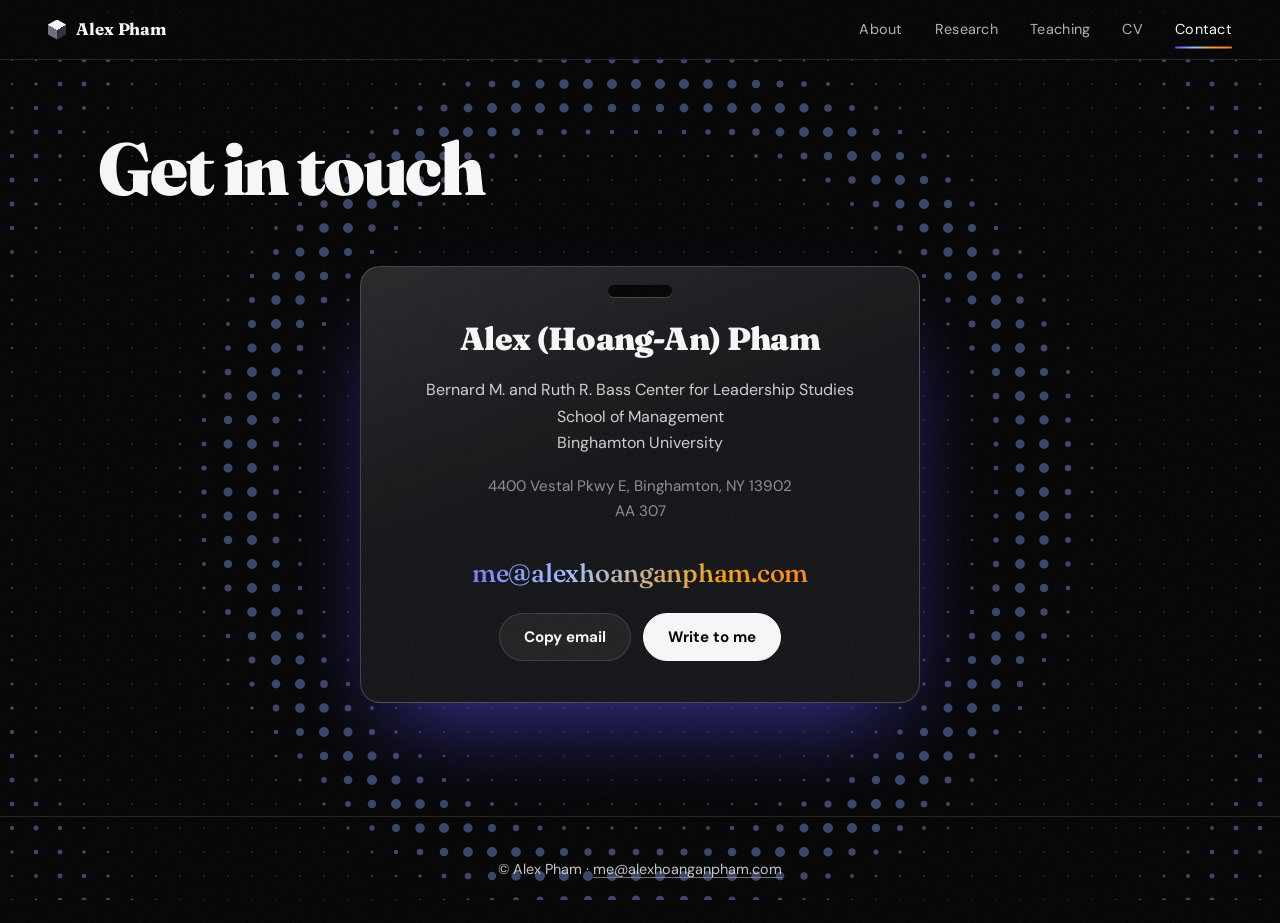
<file: contact.html>
<!DOCTYPE html>
<html lang="en">
<head>
<meta charset="UTF-8" />
<meta name="viewport" content="width=device-width, initial-scale=1.0" />
<title>Alex Pham — Contact</title>

<!--
============================================================
  CONTACT PAGE  (contact.html)
  ============================================================
  Replace bracketed text below with your real contact info.
  ============================================================
-->

<link rel="preconnect" href="https://fonts.googleapis.com" />
<link rel="preconnect" href="https://fonts.gstatic.com" crossorigin />
<link href="https://fonts.googleapis.com/css2?family=Fraunces:opsz,wght@9..144,400;9..144,700;9..144,900&family=DM+Sans:wght@400;500;700&display=swap" rel="stylesheet" />
<!-- the full weight range of Fraunces, plus its italics -->
<link href="https://fonts.googleapis.com/css2?family=Fraunces:ital,opsz,wght@0,9..144,100..900;1,9..144,100..900&display=swap" rel="stylesheet" />
<link rel="stylesheet" href="style.css" />
<!-- lets the CSS know the scripts are running (nav underline) -->
<script>document.documentElement.classList.add("js")</script>
</head>
<body class="contact-page">

<nav class="topnav">
  <a href="index.html" class="brand"><span class="brand-box" aria-hidden="true"></span>Alex Pham</a>
  <a href="index.html">About</a>
  <a href="research.html">Research</a>
  <a href="teaching.html">Teaching</a>
  <a href="cv.html">CV</a>
  <a href="contact.html" class="active">Contact</a>
</nav>

<section class="content">
  <h2 class="section-title">Get in touch</h2>

  <!-- [EDIT: CONTACT CARD] the email appears three times below — change all three -->
  <div class="contact-wrap">
    <div class="contact-card foil" data-tilt="10">
      <h3>Alex (Hoang-An) Pham</h3>
      <p>
        Bernard M. and Ruth R. Bass Center for Leadership Studies<br />
        School of Management<br />
        Binghamton University
      </p>
      <p class="contact-place">
        4400 Vestal Pkwy E, Binghamton, NY 13902<br />
        AA 307
      </p>
      <a class="contact-email" href="mailto:me@alexhoanganpham.com">me@alexhoanganpham.com</a>
      <div class="contact-actions">
        <button type="button" class="btn" data-copy="me@alexhoanganpham.com">Copy email</button>
        <a class="btn btn-solid" href="mailto:me@alexhoanganpham.com">Write to me</a>
      </div>
    </div>
  </div>
</section>

<footer>
  <p>© Alex Pham · <a href="mailto:me@alexhoanganpham.com">me@alexhoanganpham.com</a></p>
</footer>

<!-- ===== Shared effects: textures, motion, sky, dots (see fx.js) ===== -->
<script src="fx.js" defer></script>

</body>
</html>
</file>
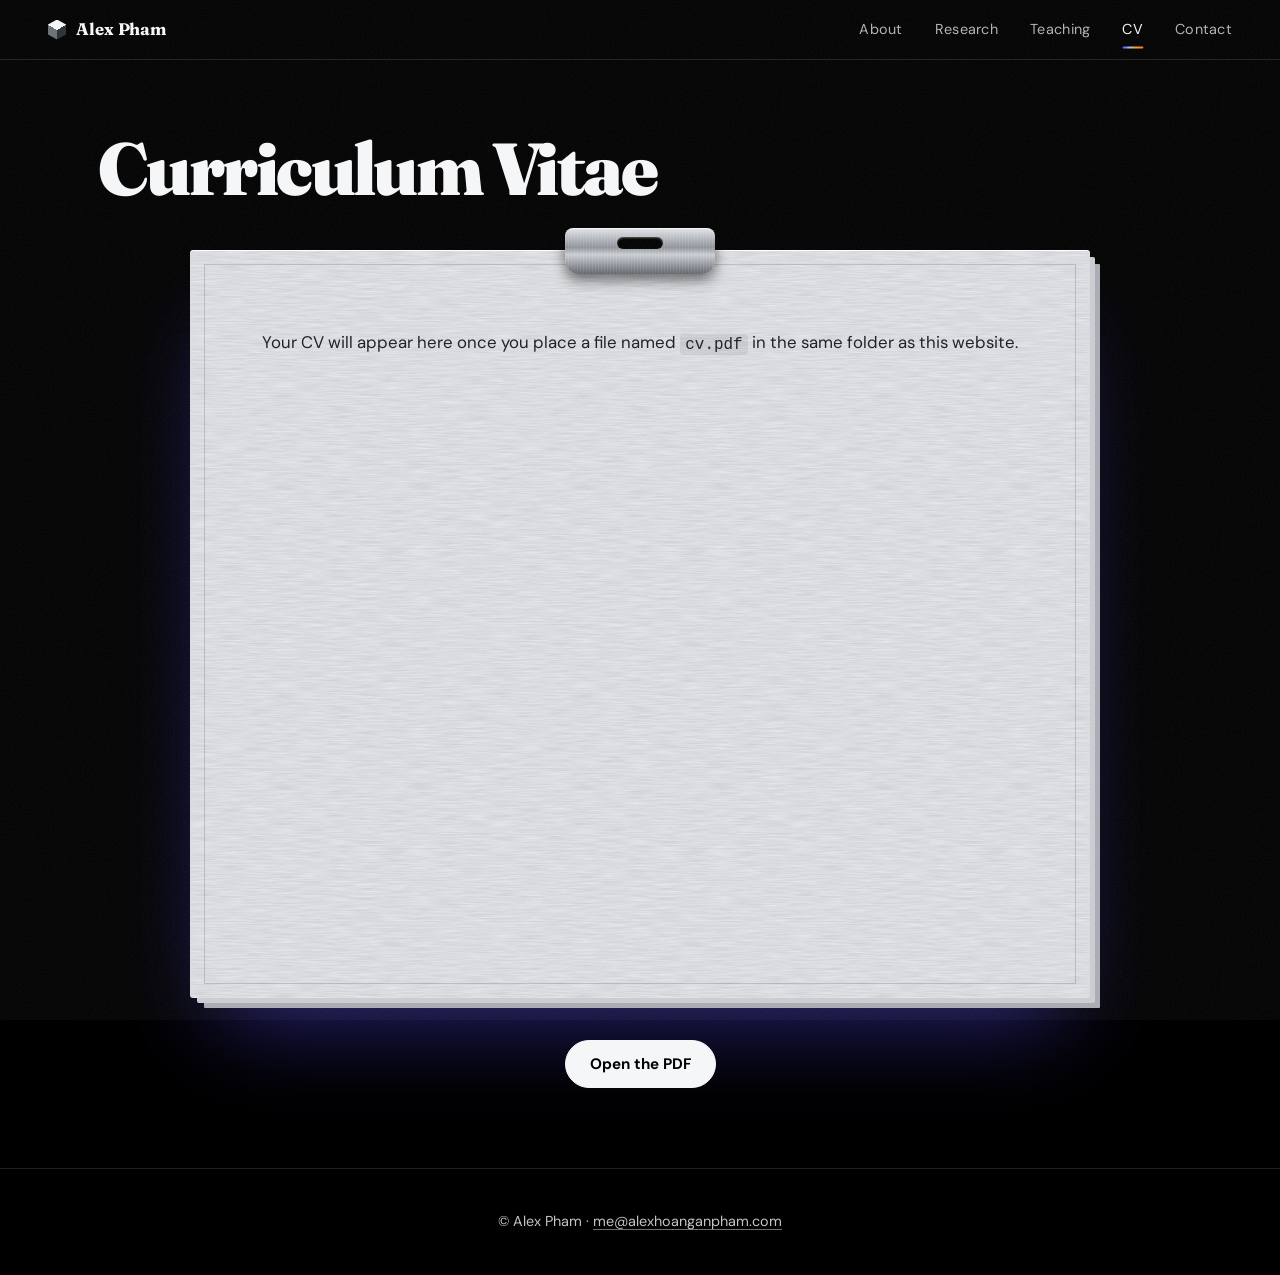
<file: cv.html>
<!DOCTYPE html>
<html lang="en">
<head>
<meta charset="UTF-8" />
<meta name="viewport" content="width=device-width, initial-scale=1.0" />
<title>Alex Pham — CV</title>

<!--
============================================================
  CV PAGE  (cv.html)
  ============================================================
  Put your CV PDF in the same folder as this file and name it
  "cv.pdf"  — or change src="cv.pdf" below to your filename.
  ============================================================
-->

<link rel="preconnect" href="https://fonts.googleapis.com" />
<link rel="preconnect" href="https://fonts.gstatic.com" crossorigin />
<link href="https://fonts.googleapis.com/css2?family=Fraunces:opsz,wght@9..144,400;9..144,700;9..144,900&family=DM+Sans:wght@400;500;700&display=swap" rel="stylesheet" />
<!-- the full weight range of Fraunces, plus its italics -->
<link href="https://fonts.googleapis.com/css2?family=Fraunces:ital,opsz,wght@0,9..144,100..900;1,9..144,100..900&display=swap" rel="stylesheet" />
<link rel="stylesheet" href="style.css" />
<!-- lets the CSS know the scripts are running (nav underline) -->
<script>document.documentElement.classList.add("js")</script>
</head>
<body class="cv-page">

<nav class="topnav">
  <a href="index.html" class="brand"><span class="brand-box" aria-hidden="true"></span>Alex Pham</a>
  <a href="index.html">About</a>
  <a href="research.html">Research</a>
  <a href="teaching.html">Teaching</a>
  <a href="cv.html" class="active">CV</a>
  <a href="contact.html">Contact</a>
</nav>

<section class="content">
  <h2 class="section-title">Curriculum Vitae</h2>

  <div class="cv-embed">
    <span class="cv-clip" aria-hidden="true"></span>
    <div class="cv-sheet">
      <object data="cv.pdf" type="application/pdf" aria-label="Curriculum vitae (PDF)">
        <div class="cv-fallback">
          <p>Your CV will appear here once you place a file named <code>cv.pdf</code> in the same folder as this website.</p>
        </div>
      </object>
    </div>
    <p class="cv-actions"><a class="btn btn-solid" href="cv.pdf">Open the PDF</a></p>
  </div>
</section>

<footer>
  <p>© Alex Pham · <a href="mailto:me@alexhoanganpham.com">me@alexhoanganpham.com</a></p>
</footer>

<!-- ===== Shared effects: textures, motion, sky, dots (see fx.js) ===== -->
<script src="fx.js" defer></script>

</body>
</html>
</file>
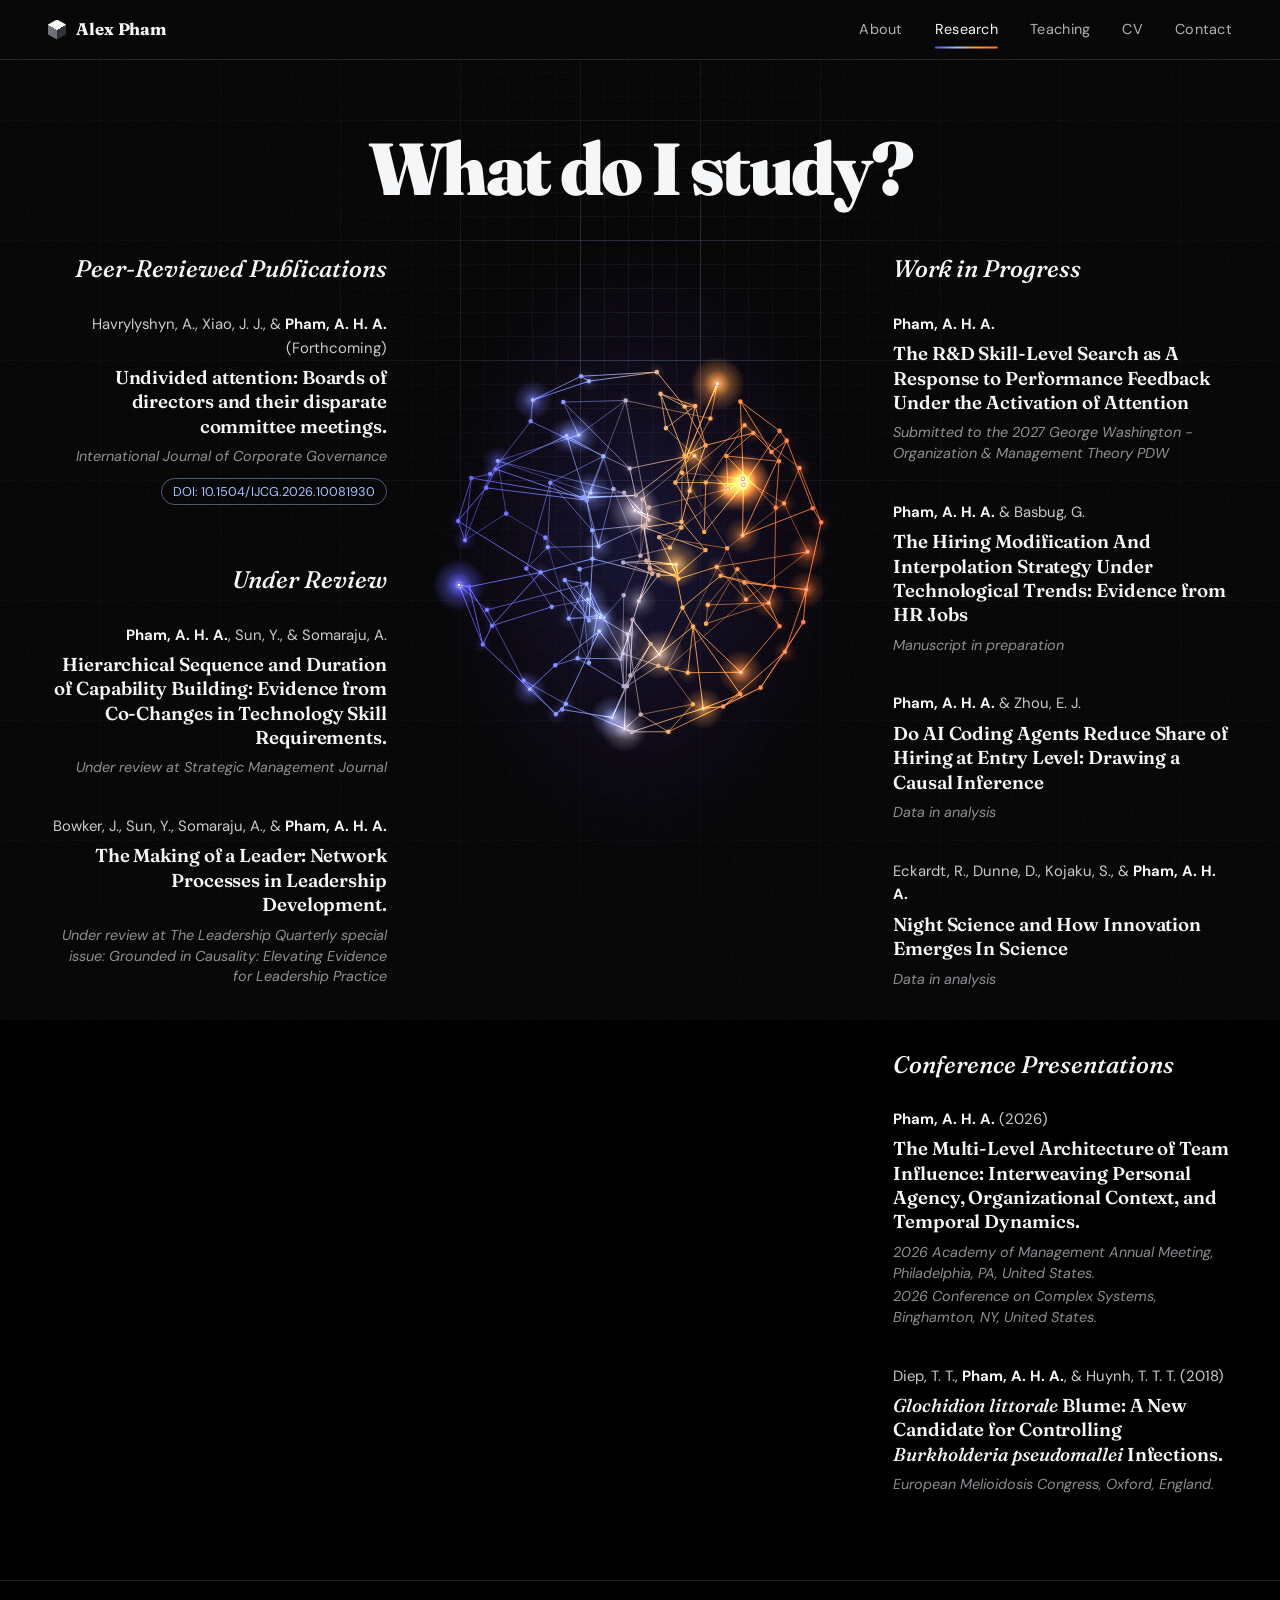
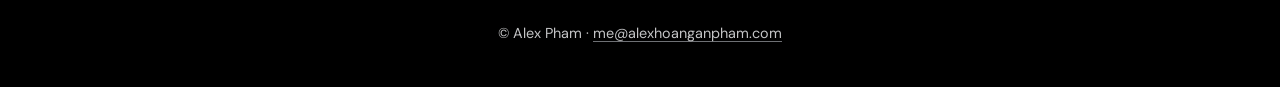
<file: research.html>
<!DOCTYPE html>
<html lang="en">
<head>
<meta charset="UTF-8" />
<meta name="viewport" content="width=device-width, initial-scale=1.0" />
<title>Alex Pham — Research</title>

<!--
============================================================
  RESEARCH PAGE  (research.html)
  ============================================================
  Each <div class="pub"> is one paper, written top to bottom as:
    pub-authors  → authors (your own name goes in <strong>)
    pub-title    → title
    pub-status   → journal / status / conference (one line each;
                   repeat the line for a second venue)
    pub-links    → optional row of link chips, e.g.
                   <div class="pub-links"><a class="pub-link" href="https://…">Manuscript</a></div>
  To add a paper: copy a whole block, paste it, edit the text.
  ============================================================
-->

<link rel="preconnect" href="https://fonts.googleapis.com" />
<link rel="preconnect" href="https://fonts.gstatic.com" crossorigin />
<link href="https://fonts.googleapis.com/css2?family=Fraunces:opsz,wght@9..144,400;9..144,700;9..144,900&family=DM+Sans:wght@400;500;700&display=swap" rel="stylesheet" />
<!-- the full weight range of Fraunces, plus its italics -->
<link href="https://fonts.googleapis.com/css2?family=Fraunces:ital,opsz,wght@0,9..144,100..900;1,9..144,100..900&display=swap" rel="stylesheet" />
<link rel="stylesheet" href="style.css" />
<!-- lets the CSS know the scripts are running (nav underline) -->
<script>document.documentElement.classList.add("js")</script>
</head>
<body class="research-page">

<nav class="topnav">
  <a href="index.html" class="brand"><span class="brand-box" aria-hidden="true"></span>Alex Pham</a>
  <a href="index.html">About</a>
  <a href="research.html" class="active">Research</a>
  <a href="teaching.html">Teaching</a>
  <a href="cv.html">CV</a>
  <a href="contact.html">Contact</a>
</nav>
<!-- ============================================================
     [EDIT: RESEARCH LAYOUT]
     Left column  : Peer-Reviewed Publications + Under Review
     Centre       : moving network figure (research.js)
     Right column : Work in Progress + Conference Presentations
     To move a section to the other side, cut its whole
     <div class="pub-section"> block and paste it into the other
     column.
     ============================================================ -->
<section class="research-stage">
  <h2 class="section-title">What do I study?</h2>

  <div class="research-grid">

    <!-- ===== LEFT SIDE ===== -->
    <div class="research-side research-left">

      <!-- ===== Peer-reviewed publications ===== -->
      <div class="pub-section">
        <h3 class="section-subtitle">Peer-Reviewed Publications</h3>

        <!-- [EDIT: PAPER] -->
        <div class="pub">
          <div class="pub-authors">Havrylyshyn, A., Xiao, J. J., &amp; <strong>Pham, A. H. A.</strong> (Forthcoming)</div>
          <div class="pub-title">Undivided attention: Boards of directors and their disparate committee meetings.</div>
          <div class="pub-status">International Journal of Corporate Governance</div>
          <div class="pub-links">
            <a class="pub-link" href="https://www.inderscience.com/info/ingeneral/forthcoming.php?jcode=ijcg" target="_blank" rel="noopener">DOI: 10.1504/IJCG.2026.10081930</a>
          </div>
        </div>
      </div>

      <!-- ===== Under review ===== -->
      <div class="pub-section">
        <h3 class="section-subtitle">Under Review</h3>

        <!-- [EDIT: PAPER] -->
        <div class="pub">
          <div class="pub-authors"><strong>Pham, A. H. A.</strong>, Sun, Y., &amp; Somaraju, A.</div>
          <div class="pub-title">Hierarchical Sequence and Duration of Capability Building: Evidence from Co-Changes in Technology Skill Requirements.</div>
          <div class="pub-status">Under review at Strategic Management Journal</div>
        </div>

        <!-- [EDIT: PAPER] -->
        <div class="pub">
          <div class="pub-authors">Bowker, J., Sun, Y., Somaraju, A., &amp; <strong>Pham, A. H. A.</strong></div>
          <div class="pub-title">The Making of a Leader: Network Processes in Leadership Development.</div>
          <div class="pub-status">Under review at The Leadership Quarterly special issue: Grounded in Causality: Elevating Evidence for Leadership Practice</div>
        </div>
      </div>
    </div>

    <!-- ===== CENTRE FIGURE ===== -->
    <div class="research-figure-col" aria-hidden="true">
      <div id="research-figure"></div>
    </div>

    <!-- ===== RIGHT SIDE ===== -->
    <div class="research-side research-right">

      <!-- ===== Work in progress ===== -->
      <div class="pub-section">
        <h3 class="section-subtitle">Work in Progress</h3>

        <!-- [EDIT: PAPER] -->
        <div class="pub">
          <div class="pub-authors"><strong>Pham, A. H. A.</strong></div>
          <div class="pub-title">The R&amp;D Skill-Level Search as A Response to Performance Feedback Under the Activation of Attention</div>
          <div class="pub-status">Submitted to the 2027 George Washington - Organization &amp; Management Theory PDW</div>
        </div>

        <!-- [EDIT: PAPER] -->
        <div class="pub">
          <div class="pub-authors"><strong>Pham, A. H. A.</strong> &amp; Basbug, G.</div>
          <div class="pub-title">The Hiring Modification And Interpolation Strategy Under Technological Trends: Evidence from HR Jobs</div>
          <div class="pub-status">Manuscript in preparation</div>
        </div>

        <!-- [EDIT: PAPER] -->
        <div class="pub">
          <div class="pub-authors"><strong>Pham, A. H. A.</strong> &amp; Zhou, E. J.</div>
          <div class="pub-title">Do AI Coding Agents Reduce Share of Hiring at Entry Level: Drawing a Causal Inference</div>
          <div class="pub-status">Data in analysis</div>
        </div>

        <!-- [EDIT: PAPER] -->
        <div class="pub">
          <div class="pub-authors">Eckardt, R., Dunne, D., Kojaku, S., &amp; <strong>Pham, A. H. A.</strong></div>
          <div class="pub-title">Night Science and How Innovation Emerges In Science</div>
          <div class="pub-status">Data in analysis</div>
        </div>
      </div>

      <!-- ===== Conference presentations ===== -->
      <div class="pub-section">
        <h3 class="section-subtitle">Conference Presentations</h3>

        <!-- [EDIT: PAPER] -->
        <div class="pub">
          <div class="pub-authors"><strong>Pham, A. H. A.</strong> (2026)</div>
          <div class="pub-title">The Multi-Level Architecture of Team Influence: Interweaving Personal Agency, Organizational Context, and Temporal Dynamics.</div>
          <div class="pub-status">2026 Academy of Management Annual Meeting, Philadelphia, PA, United States.</div>
          <div class="pub-status">2026 Conference on Complex Systems, Binghamton, NY, United States.</div>
        </div>

        <!-- [EDIT: PAPER] -->
        <div class="pub">
          <div class="pub-authors">Diep, T. T., <strong>Pham, A. H. A.</strong>, &amp; Huynh, T. T. T. (2018)</div>
          <div class="pub-title"><i>Glochidion littorale</i> Blume: A New Candidate for Controlling <i>Burkholderia pseudomallei</i> Infections.</div>
          <div class="pub-status">European Melioidosis Congress, Oxford, England.</div>
        </div>
      </div>
    </div>

  </div>
</section>

<footer>
  <p>© Alex Pham · <a href="mailto:me@alexhoanganpham.com">me@alexhoanganpham.com</a></p>
</footer>

<!-- ===== Shared effects: textures, motion, sky, dots (see fx.js) ===== -->
<script src="fx.js" defer></script>

<!-- ===== Moving network figure (plain canvas — settings at the top of research.js) ===== -->
<script src="research.js" defer></script>


</body>
</html>
</file>
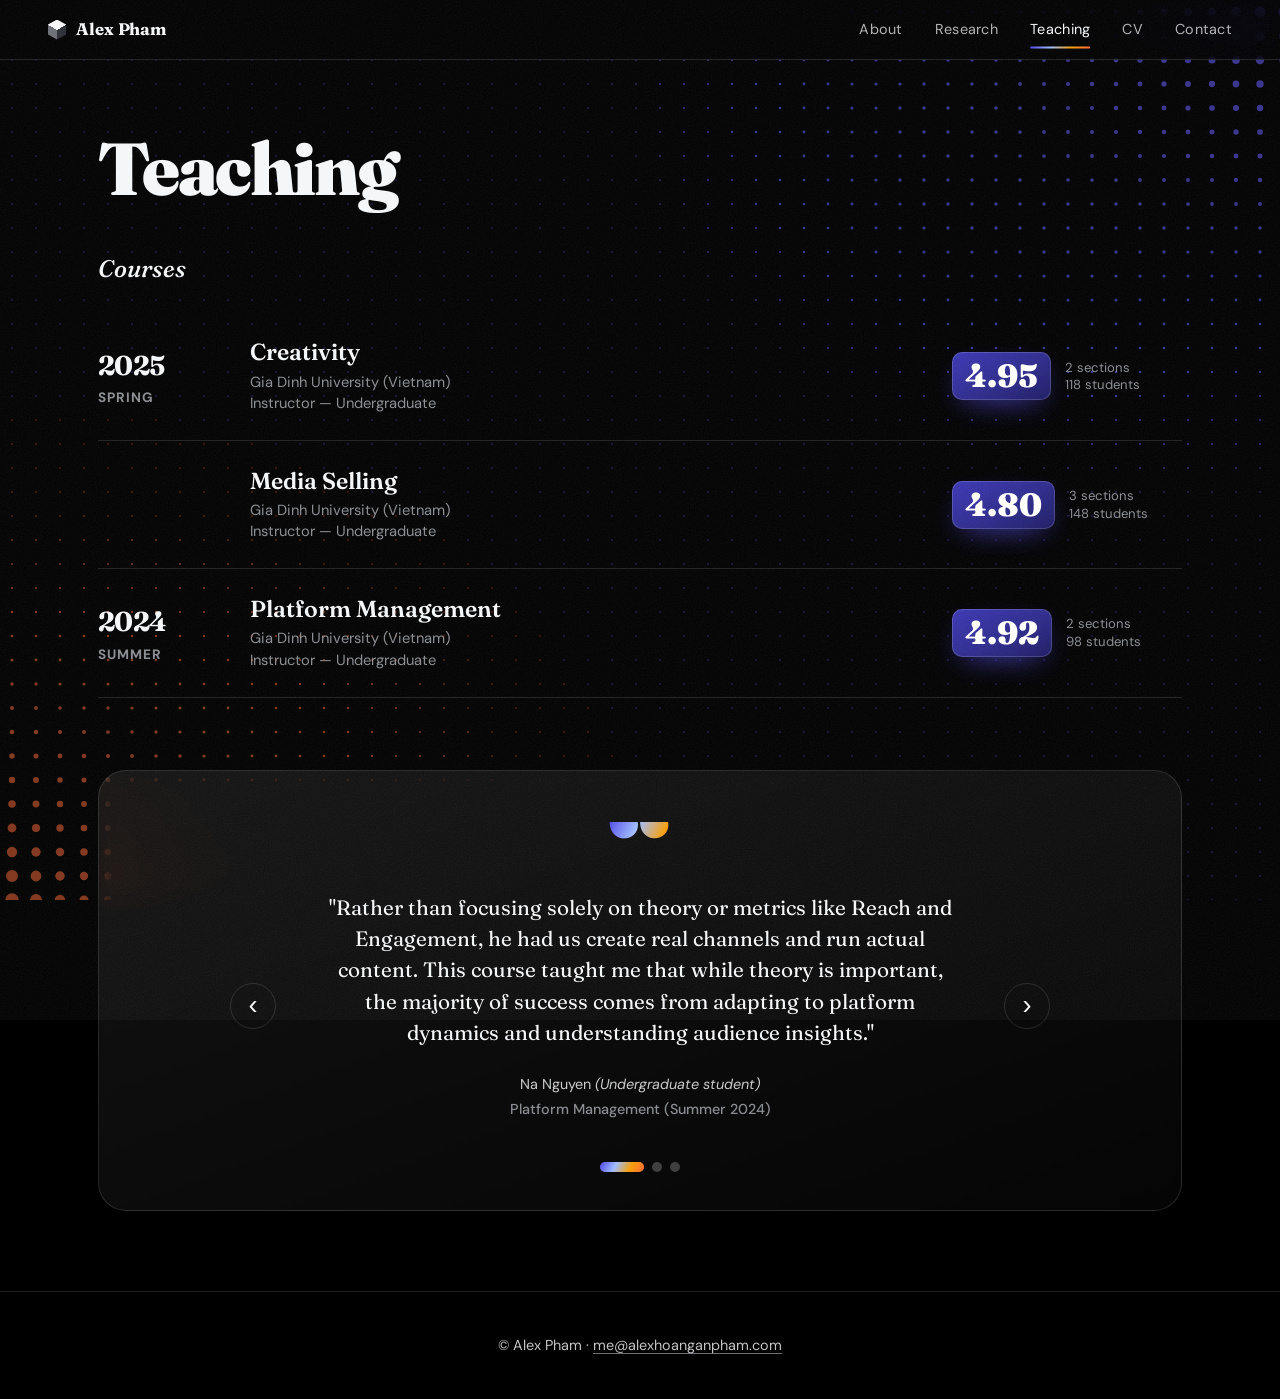
<file: teaching.html>
<!DOCTYPE html>
<html lang="en">
<head>
<meta charset="UTF-8" />
<meta name="viewport" content="width=device-width, initial-scale=1.0" />
<title>Alex Pham — Teaching</title>

<!--
============================================================
  TEACHING PAGE  (teaching.html)
  ============================================================
  Each .teaching-row is one course taught.
  Change the number inside <div class="rating"> for your score.
  ============================================================
-->

<link rel="preconnect" href="https://fonts.googleapis.com" />
<link rel="preconnect" href="https://fonts.gstatic.com" crossorigin />
<link href="https://fonts.googleapis.com/css2?family=Fraunces:opsz,wght@9..144,400;9..144,700;9..144,900&family=DM+Sans:wght@400;500;700&display=swap" rel="stylesheet" />
<!-- the full weight range of Fraunces, plus its italics -->
<link href="https://fonts.googleapis.com/css2?family=Fraunces:ital,opsz,wght@0,9..144,100..900;1,9..144,100..900&display=swap" rel="stylesheet" />
<link rel="stylesheet" href="style.css" />
<!-- lets the CSS know the scripts are running (nav underline) -->
<script>document.documentElement.classList.add("js")</script>
</head>
<body class="teaching-page">

<nav class="topnav">
  <a href="index.html" class="brand"><span class="brand-box" aria-hidden="true"></span>Alex Pham</a>
  <a href="index.html">About</a>
  <a href="research.html">Research</a>
  <a href="teaching.html" class="active">Teaching</a>
  <a href="cv.html">CV</a>
  <a href="contact.html">Contact</a>
</nav>

<section class="content">
  <h2 class="section-title">Teaching</h2>
  <h3 class="section-subtitle activities-title">Courses</h3>
  <!-- [EDIT: COURSE 1] -->
  <div class="teaching-row">
    <div class="teaching-date">
      <span class="year">2025</span>
      SPRING
    </div>
    <div>
      <div class="course-title">Creativity</div>
      <div class="course-meta">
        Gia Dinh University (Vietnam)<br />
        Instructor — Undergraduate
      </div>
    </div>
    <div class="rating-box">
      <div class="rating">4.95</div>
      <div class="rating-meta">2 sections<br />118 students</div>
    </div>
  </div>

  <!-- [EDIT: COURSE 2] -->
  <div class="teaching-row">
    <div class="teaching-date"></div>
    <div>
      <div class="course-title">Media Selling</div>
      <div class="course-meta">
        Gia Dinh University (Vietnam)<br />
        Instructor — Undergraduate
      </div>
    </div>
    <div class="rating-box">
      <div class="rating">4.80</div>
      <div class="rating-meta">3 sections<br />148 students</div>
    </div>
  </div>

  <!-- [EDIT: COURSE 3] -->
  <div class="teaching-row">
    <div class="teaching-date">
      <span class="year">2024</span>
      SUMMER
    </div>
    <div>
      <div class="course-title">Platform Management</div>
      <div class="course-meta">
        Gia Dinh University (Vietnam)<br />
        Instructor — Undergraduate
      </div>
    </div>
    <div class="rating-box">
      <div class="rating">4.92</div>
      <div class="rating-meta">2 sections<br />98 students</div>
    </div>
  </div>

  <!-- ===== [EDIT: TESTIMONIALS — Carousel] =====
       To add a testimonial: copy a <div class="testimonial">...</div>
       block inside .testimonial-track and add it. The dots underneath
       are created automatically, one per testimonial.
  -->
  <div class="testimonials glass">
    <div class="quote-mark" aria-hidden="true">&ldquo;</div>

    <div class="testimonial-carousel">
      <button class="carousel-arrow prev" aria-label="Previous testimonial">‹</button>

      <div class="testimonial-viewport">
        <div class="testimonial-track">

          <div class="testimonial">
            <p>"Rather than focusing solely on theory or metrics like Reach and Engagement, 
              he had us create real channels and run actual content. This course taught me that
              while theory is important, the majority of success comes from adapting to platform 
              dynamics and understanding audience insights."</p>
            <div class="testimonial-source">
              Na Nguyen
              <em>(Undergraduate student)</em>
              <strong>Platform Management (Summer 2024)</strong>
            </div>
          </div>

          <div class="testimonial">
            <p>"I greatly enjoyed Alex’s teaching style, which is engaging, easy to understand, and relaxed. Beyond lectures, the creatively designed class activities made 
              learning interactive and inspiring. Thanks to him, I have gained a broader perspective on creative thinking."</p>
            <div class="testimonial-source">
              Sang Le
              <em>(Undergraduate student)</em>
              <strong>Creativity (Spring 2025)</strong>
            </div>
          </div>

          <div class="testimonial">
            <p>"His modern, student-centered teaching makes lessons engaging, practical, and easy to relate to real-world work. He shares authentic experiences, 
              encourages active learning, and connects with students through humor and approachability. This course develops a clearer vision for my future career."</p>
            <div class="testimonial-source">
              Trinh Tran
              <em>(Undergraduate student)</em>
              <strong>Media Selling (Spring 2025)</strong>
            </div>
          </div>

        </div>
      </div>

      <button class="carousel-arrow next" aria-label="Next testimonial">›</button>
    </div>

    <div class="testimonial-dots"></div>
  </div>
</section>
<footer>
  <p>© Alex Pham · <a href="mailto:me@alexhoanganpham.com">me@alexhoanganpham.com</a></p>
</footer>

<!-- ===== Carousel script — no need to edit this =====
     Arrows, dots, swipe and the left/right keys all work.
     It moves on by itself every SLIDE_TIME milliseconds and
     waits while the pointer is over it. Set SLIDE_TIME to 0
     to switch the automatic movement off.                    -->
<script>
(function() {
  const SLIDE_TIME = 7000;
  const box = document.querySelector('.testimonials');
  if (!box) return;
  const track = box.querySelector('.testimonial-track');
  const slides = Array.from(track.querySelectorAll('.testimonial'));
  const dotBox = box.querySelector('.testimonial-dots');
  const viewport = box.querySelector('.testimonial-viewport');
  let current = 0, timer = null;

  box.style.setProperty('--slide-time', (SLIDE_TIME || 7000) + 'ms');
  const dots = slides.map((_, i) => {
    const d = document.createElement('button');
    d.className = 'dot';
    d.setAttribute('aria-label', 'Go to testimonial ' + (i + 1));
    d.addEventListener('click', () => goTo(i));
    dotBox.appendChild(d);
    return d;
  });

  function goTo(index) {
    current = (index + slides.length) % slides.length;
    track.style.transform = 'translateX(-' + (current * 100) + '%)';
    slides.forEach((s, i) => s.classList.toggle('is-current', i === current));
    dots.forEach((d, i) => {
      d.classList.remove('active');
      if (i === current) { void d.offsetWidth; d.classList.add('active'); }   // restart the fill
    });
    restart();
  }
  function restart() {
    clearTimeout(timer);
    if (SLIDE_TIME && !box.classList.contains('is-paused')) timer = setTimeout(() => goTo(current + 1), SLIDE_TIME);
  }
  function pause(on) { box.classList.toggle('is-paused', on); if (on) clearTimeout(timer); else goTo(current); }

  box.querySelector('.carousel-arrow.prev').addEventListener('click', () => goTo(current - 1));
  box.querySelector('.carousel-arrow.next').addEventListener('click', () => goTo(current + 1));
  box.addEventListener('pointerenter', e => { if (e.pointerType === 'mouse') pause(true); });
  box.addEventListener('pointerleave', e => { if (e.pointerType === 'mouse') pause(false); });
  box.addEventListener('keydown', e => {
    if (e.key === 'ArrowLeft') goTo(current - 1);
    if (e.key === 'ArrowRight') goTo(current + 1);
  });

  // swipe
  let startX = null;
  viewport.addEventListener('pointerdown', e => { startX = e.clientX; });
  viewport.addEventListener('pointerup', e => {
    if (startX === null) return;
    const dx = e.clientX - startX; startX = null;
    if (Math.abs(dx) > 40) goTo(current + (dx < 0 ? 1 : -1));
  });
  viewport.addEventListener('pointercancel', () => { startX = null; });

  goTo(0);
})();
</script>

<!-- ===== Shared effects: textures, motion, sky, dots (see fx.js) ===== -->
<script src="fx.js" defer></script>

</body>
</html>
</file>
<file: style.css>
/* ============================================================
   SHARED STYLESHEET — used by every page
   ============================================================
   To change colors or fonts site-wide, edit the variables in
   the :root block below. The moving / interactive parts live
   in fx.js (one shared script, loaded on every page).

   The "materials" used across the site (all drawn in code —
   there are no image files to manage):
     · night sky      home page        (shader in fx.js)
     · film grain     every page       (.fx-grain)
     · frosted glass  nav bar, cards   (.glass)
     · holo foil      cards, ratings   (.foil)
     · blueprint      research page    (.fx-grid)
     · halftone dots  teaching page    (canvas in fx.js)
     · signal ripple  contact page     (canvas in fx.js)
     · paper + metal  CV page          (.cv-sheet, .cv-clip)
   ============================================================ */

:root {
  --void: #000;
  --ink: #f5f6f8;            /* main text on black */
  --ink-soft: rgba(245, 246, 248, 0.82);
  --mute: #8a8d92;
  --line: rgba(245, 246, 248, 0.13);
  --indigo: #4f46e5;
  --violet: #7c3aed;
  --ember: #ff6b35;
  --amber: #f59e0b;
  --ice: #a0beff;
  --paper: #e9ebee;
  --paper-ink: #1a1d22;

  /* the foil gradient = the site's four colors in one sweep */
  --foil: linear-gradient(115deg, var(--indigo), var(--ice) 35%, var(--amber) 68%, var(--ember));

  --font-display: "Fraunces", Georgia, serif;
  --font-body: "DM Sans", -apple-system, "Segoe UI", sans-serif;
  --nav-h: 60px;
  --ease: cubic-bezier(0.2, 0.8, 0.2, 1);

  /* older names, kept so nothing breaks if they are used elsewhere */
  --bg-light: var(--paper);
  --bg-dark: #1a1d22;
  --text-dark: var(--paper-ink);
  --text-light: var(--ink);
  --text-muted: var(--mute);
  --accent: #2d2a8c;
  --accent-hot: var(--ember);
}

* { box-sizing: border-box; margin: 0; padding: 0; }

html { scroll-behavior: smooth; background: var(--void); }

body {
  font-family: var(--font-body);
  color: var(--ink);
  background: var(--void);
  line-height: 1.6;
  min-height: 100vh;
  display: flex;
  flex-direction: column;
  overflow-x: hidden;
  -webkit-font-smoothing: antialiased;
}
body > section { flex: 1 0 auto; }

a { color: inherit; text-decoration: none; }
:focus-visible { outline: 2px solid var(--ice); outline-offset: 3px; border-radius: 3px; }
::selection { background: var(--indigo); color: #fff; }

/* Page-to-page transition (browsers that support it blend the
   old page into the new one; others just load the page) */
@view-transition { navigation: auto; }
nav.topnav { view-transition-name: topnav; }
::view-transition-old(root) { animation: vt-out 0.26s ease both; }
::view-transition-new(root) { animation: vt-in 0.5s ease both; }
@keyframes vt-out { to { opacity: 0; filter: blur(8px); } }
@keyframes vt-in { from { opacity: 0; filter: blur(12px); } }

/* ============================================================
   SITE-WIDE TEXTURES (the elements are added by fx.js)
   ============================================================ */
/* Film grain — to make it stronger or weaker, change opacity */
.fx-grain {
  position: fixed;
  inset: -120px;
  z-index: 200;
  pointer-events: none;
  opacity: 0.1;
  background-image: url("data:image/svg+xml,%3Csvg xmlns='http://www.w3.org/2000/svg' width='220' height='220'%3E%3Cfilter id='n' x='0' y='0' width='100%25' height='100%25'%3E%3CfeTurbulence type='fractalNoise' baseFrequency='.85' numOctaves='2' stitchTiles='stitch'/%3E%3CfeColorMatrix values='0 0 0 0 1 0 0 0 0 1 0 0 0 0 1 0 0 0 .6 0'/%3E%3C/filter%3E%3Crect width='100%25' height='100%25' filter='url(%23n)'/%3E%3C/svg%3E");
  animation: grain 0.9s steps(1) infinite;
}
@keyframes grain {
  0% { transform: translate(0, 0); }
  17% { transform: translate(-43px, 27px); }
  33% { transform: translate(31px, -52px); }
  50% { transform: translate(-67px, -19px); }
  67% { transform: translate(58px, 44px); }
  83% { transform: translate(-22px, 71px); }
}

/* Soft light that follows the pointer — a torch inside the box */
.fx-spot {
  position: fixed;
  inset: 0;
  z-index: 0;
  pointer-events: none;
  background: radial-gradient(520px circle at var(--mx, 50%) var(--my, -30%), rgba(160, 190, 255, 0.085), transparent 62%);
}

/* Thin reading-progress line under the nav bar */
.fx-progress {
  position: fixed;
  top: var(--nav-h);
  left: 0;
  right: 0;
  height: 2px;
  z-index: 101;
  background: var(--foil);
  transform-origin: 0 50%;
  transform: scaleX(0);
  pointer-events: none;
}
@supports (animation-timeline: scroll()) {
  .fx-progress { animation: progress linear both; animation-timeline: scroll(root); }
  @keyframes progress { to { transform: scaleX(1); } }
}

/* Frosted glass */
.glass {
  background: linear-gradient(160deg, rgba(255, 255, 255, 0.075), rgba(255, 255, 255, 0.02));
  border: 1px solid var(--line);
  -webkit-backdrop-filter: blur(14px) saturate(150%);
  backdrop-filter: blur(14px) saturate(150%);
}

/* Holographic foil — a sheen that slides with the pointer.
   fx.js sets --px / --py (0 to 1) while the pointer is over it. */
.foil { position: relative; isolation: isolate; }
.foil::after {
  content: "";
  position: absolute;
  inset: 0;
  z-index: 2;
  border-radius: inherit;
  pointer-events: none;
  background:
    radial-gradient(circle at calc(var(--px, 0.5) * 100%) calc(var(--py, 0.5) * 100%), rgba(255, 255, 255, 0.16), transparent 40%),
    linear-gradient(115deg, transparent 38%, rgba(79, 70, 229, 0.5) 44%, rgba(160, 190, 255, 0.55) 48%, rgba(245, 158, 11, 0.45) 52%, rgba(255, 107, 53, 0.45) 56%, transparent 62%);
  background-size: 100% 100%, 220% 220%;
  background-position: 0 0, calc(var(--px, 0.5) * 100%) calc(var(--py, 0.5) * 100%);
  mix-blend-mode: screen;
  opacity: 0;
  transition: opacity 0.35s ease;
}
.foil:hover::after, .foil.is-lit::after { opacity: 0.6; }

/* Cards that lean toward the pointer (fx.js sets --rx / --ry) */
[data-tilt] {
  transform: perspective(900px) rotateX(var(--rx, 0deg)) rotateY(var(--ry, 0deg));
  transition: transform 0.6s var(--ease);
  transform-style: preserve-3d;
  will-change: transform;
}
[data-tilt].is-tilting { transition: transform 0.08s linear; }

/* Things that come into focus as they scroll into view
   (fx.js adds data-reveal, then .in once visible) */
[data-reveal] {
  opacity: 0;
  filter: blur(9px);
  transform: translateY(10px) scale(0.985);
}
[data-reveal].in {
  opacity: 1;
  filter: none;
  transform: none;
  transition: opacity 0.7s ease var(--d, 0s), filter 0.8s ease var(--d, 0s), transform 0.8s var(--ease) var(--d, 0s);
}

/* Headings: each word rises into place from behind its own baseline
   (fx.js wraps the words; --w is the word's position in the heading) */
.wd {
  display: inline-block;
  overflow: hidden;
  vertical-align: bottom;
  padding: 0.12em 0.06em 0.2em;
  margin: -0.12em -0.06em -0.2em;
}
.wi {
  display: inline-block;
  transform-origin: 0 100%;
  animation: rise 0.95s cubic-bezier(0.16, 1, 0.3, 1) both;
  animation-delay: calc(var(--w) * 80ms + 0.12s);
}
@keyframes rise { from { transform: translateY(120%) rotate(7deg); } }

/* ============================================================
   TOP NAVIGATION BAR — appears on every page
   ============================================================ */
nav.topnav {
  position: sticky;
  top: 0;
  z-index: 100;
  display: flex;
  align-items: center;
  justify-content: flex-end;
  gap: 2rem;
  height: var(--nav-h);
  padding: 0 3rem;
  background: rgba(0, 0, 0, 0.62);
  -webkit-backdrop-filter: blur(16px) saturate(160%);
  backdrop-filter: blur(16px) saturate(160%);
  border-bottom: 1px solid var(--line);
  color: var(--ink);
  font-size: 0.9rem;
  letter-spacing: 0.02em;
}
nav.topnav a {
  position: relative;
  opacity: 0.72;
  padding: 0.35rem 0;
  transition: opacity 0.2s;
}
nav.topnav a:hover, nav.topnav a.active { opacity: 1; }
nav.topnav a.active::after {
  content: "";
  position: absolute;
  left: 0; right: 0; bottom: -2px;
  height: 2px;
  background: var(--foil);
  border-radius: 2px;
}
/* With fx.js running, one line does the job instead: it rests under
   the current page and slides to whichever link you point at. */
html.js nav.topnav a.active::after { display: none; }
.nav-ink {
  position: absolute;
  left: 0; top: 0;
  height: 2px;
  width: 0;
  background: var(--foil);
  border-radius: 2px;
  opacity: 0;
  pointer-events: none;
  transition: transform 0.45s var(--ease), width 0.45s var(--ease);
}
nav.topnav .brand {
  margin-right: auto;
  display: inline-flex;
  align-items: center;
  gap: 0.65rem;
  opacity: 1;
  font-family: var(--font-display);
  font-weight: 700;
  font-size: 1.05rem;
  letter-spacing: -0.01em;
}
/* the little box in the corner */
.brand-box {
  width: 18px; height: 20px;
  clip-path: polygon(50% 0, 100% 25%, 100% 75%, 50% 100%, 0 75%, 0 25%);
  background: conic-gradient(from -60deg, #f5f6f8 0 120deg, #2b2e34 0 240deg, #6b6e75 0);
  transition: transform 0.6s var(--ease);
}
.brand:hover .brand-box {
  transform: rotate(120deg);
  background: conic-gradient(from -60deg, var(--ice) 0 120deg, var(--indigo) 0 240deg, var(--ember) 0);
}

/* ============================================================
   HOME PAGE — the night sky covers the whole page
   (drawn on #starfield by fx.js)
   ============================================================ */
#starfield {
  position: fixed;
  inset: 0;
  width: 100%;
  height: 100%;
  display: block;
  pointer-events: none;
  z-index: 0;
}
body.home footer { background: transparent; }

/* Badge on the left, introduction on the right */
section.hero-sky {
  position: relative;
  z-index: 1;
  display: grid;
  grid-template-columns: minmax(340px, 42%) 1fr;  /* badge column width */
  gap: 2rem;
  padding: 0 3rem 4rem 0;
}

/* ============================================================
   ISOMETRIC NAME BLOCK — the open 3D bracket framing the name
   (only shown if the 3D badge can't run)
   ============================================================ */
.iso-name-block {
  position: relative;
  display: block;
  width: 100%;
  max-width: 560px;
  min-height: 150px;
  margin-top: 7rem;
  padding: 2rem 1.5rem 2rem 8.5rem;
}
.iso-frame {
  position: absolute;
  inset: 0;
  width: 100%;
  height: 100%;
  pointer-events: none;
  overflow: visible;
}
.iso-frame line {
  stroke: #787878;
  stroke-width: 9;
  stroke-linecap: round;
  fill: none;
}
.iso-name-text { position: relative; z-index: 1; text-align: left; top: -1rem; }
.iso-name-text h1 {
  font-family: var(--font-display);
  font-weight: 900;
  font-size: 3rem;
  line-height: 1;
  letter-spacing: -0.02em;
}

/* ============================================================
   3D LANYARD BADGE — left column of the home page (see badge.js)
   It stays in view while the introduction scrolls past.
   To change its size, edit height / max-height below.
   ============================================================ */
.badge-col {
  position: sticky;
  top: var(--nav-h);
  height: calc(100vh - var(--nav-h));
  min-height: 560px;
  max-height: 860px;
  padding-left: 3rem;                /* only used by the fallback name box */
}
#badge-3d {
  position: absolute;
  inset: 0;
  z-index: 2;
  opacity: 0;
  transition: opacity 0.8s ease;
}
section.hero-sky.has-badge #badge-3d { opacity: 1; }
/* The classic name box is hidden from the first paint (no flash) but kept
   in the page for search engines + screen readers. It only appears if the
   3D badge can't run (badge.js adds .badge-failed) or JavaScript is off. */
html.js section.hero-sky:not(.badge-failed) .iso-name-block {
  position: absolute;
  width: 1px; height: 1px;
  overflow: hidden;
  clip: rect(0 0 0 0);
  clip-path: inset(50%);
  white-space: nowrap;
  margin: 0; padding: 0;
}
.badge-hint {
  display: none;
  position: absolute;
  left: 0; right: 0;
  bottom: 1.5rem;
  text-align: center;
  z-index: 3;
  font-size: 0.8rem;
  letter-spacing: 0.04em;
  color: var(--mute);
  pointer-events: none;
  transition: opacity 0.6s;
}
section.hero-sky.has-badge .badge-hint { display: block; }
section.hero-sky.has-badge .badge-col:has(.badge-touched) .badge-hint { opacity: 0; }

/* Introduction text next to the badge */
.hero-bio {
  max-width: 680px;
  padding-top: 5.5rem;
  font-size: 1.0625rem;
  line-height: 1.72;
  color: var(--ink-soft);
}
.hero-bio p { margin-bottom: 1.15rem; }
.hero-bio > p:first-of-type {
  font-size: 1.3rem;
  line-height: 1.55;
  color: var(--ink);
}

/* ============================================================
   RESEARCH QUESTIONS — two questions on a technology life-cycle
   curve. fx.js draws the curve to fit the text and moves the
   marker along it; the icons react to where the marker is.
   ============================================================ */
.rq-curve {
  position: relative;
  container-type: inline-size;
  margin: 3.2rem 0 3.4rem;
  color: var(--ink);
}
.rq { position: relative; z-index: 1; width: 50%; transition: opacity 0.5s ease; }
.rq-b { margin: -2.5rem 0 0 auto; text-align: right; }

/* ----- the two icons ----- */
.rq-icon { position: relative; width: 132px; height: 76px; margin-bottom: 1.1rem; }
.rq-b .rq-icon { margin-left: auto; }

/* Emergence: circles pop out one after another, then drift */
.icon-emerge .b {
  position: absolute;
  border-radius: 50%;
  background: radial-gradient(circle at 32% 30%, #a99bff, #4f46e5);
  box-shadow: 0 0 16px rgba(99, 91, 255, 0.55);
  scale: 1;
  opacity: 1;
  transition: scale 0.6s cubic-bezier(0.34, 1.56, 0.64, 1), opacity 0.35s ease;
  animation: drift 3.6s ease-in-out infinite;
}
.icon-emerge .b1 { width: 10px; height: 10px; left: 2px;   top: 60px; transition-delay: 0s;    animation-delay: -0.4s; }
.icon-emerge .b2 { width: 18px; height: 18px; left: 18px;  top: 40px; transition-delay: 0.07s; animation-delay: -1.9s; }
.icon-emerge .b3 { width: 26px; height: 26px; left: 40px;  top: 44px; transition-delay: 0.14s; animation-delay: -0.9s; }
.icon-emerge .b4 { width: 12px; height: 12px; left: 58px;  top: 22px; transition-delay: 0.21s; animation-delay: -2.6s; }
.icon-emerge .b5 { width: 42px; height: 42px; left: 72px;  top: 26px; transition-delay: 0.28s; animation-delay: -1.4s; }
.icon-emerge .b6 { width: 20px; height: 20px; left: 104px; top: 4px;  transition-delay: 0.35s; animation-delay: -3.1s; }
.icon-emerge .b7 { width: 9px;  height: 9px;  left: 122px; top: 40px; transition-delay: 0.42s; animation-delay: -0.2s; }
/* two of them are rings rather than discs */
.icon-emerge .b2, .icon-emerge .b6 { background: none; border: 2px solid #8b7cf8; box-shadow: none; }
.icon-emerge .b3, .icon-emerge .b7 { background: radial-gradient(circle at 32% 30%, #c9b8ff, #7c3aed); }
@keyframes drift { 50% { translate: 0 -5px; } }
/* while the marker is at the other end, only the first seed remains */
.rq-curve[data-stage="b"] .icon-emerge .b:not(.b1),
.rq-curve.is-live:not(.is-seen) .icon-emerge .b:not(.b1) { scale: 0; opacity: 0; }

/* Dominance: a circle that turns into another shape */
.icon-morph .ghost, .icon-morph .shape { position: absolute; right: 10px; top: 50%; }
.icon-morph .ghost {                 /* dashed outline of the circle it used to be */
  width: 66px; height: 66px;
  margin-top: -33px;
  border-radius: 50%;
  border: 1.5px dashed rgba(245, 158, 11, 0.55);
  animation: spin 24s linear infinite;
}
.icon-morph .shape {
  right: 21px;
  width: 44px; height: 44px;
  margin-top: -22px;
  border-radius: 9px;
  rotate: 45deg;
  background: linear-gradient(135deg, #ff6b35, #f59e0b);
  box-shadow: 0 0 22px rgba(255, 107, 53, 0.6);
  animation: morph 5s cubic-bezier(0.7, 0, 0.3, 1) infinite;
}
@keyframes morph {
  0%, 12%   { border-radius: 50%; rotate: -135deg; }
  45%, 72%  { border-radius: 9px; rotate: 45deg; }
  100%      { border-radius: 50%; rotate: 225deg; }
}
@keyframes spin { to { rotate: 360deg; } }
/* until the marker gets there it is still a circle */
.rq-curve[data-stage="a"] .icon-morph .shape { animation: none; border-radius: 50%; rotate: -135deg; }

.rq-question {
  font-family: var(--font-display);
  font-weight: 600;
  font-size: 1.42rem;
  line-height: 1.22;
  letter-spacing: -0.012em;
  text-wrap: balance;
}
.rq-line { position: absolute; inset: 0; width: 100%; height: 100%; overflow: visible; pointer-events: none; }
.rq-line path { fill: none; stroke-linecap: round; stroke-linejoin: round; }
.rq-track { stroke: rgba(245, 246, 248, 0.16); stroke-width: 1.5; }
.rq-glow { stroke: url(#rq-grad); stroke-width: 2.5; filter: drop-shadow(0 0 7px rgba(124, 58, 237, 0.55)); }
/* the marker that travels the curve */
.rq-probe {
  position: absolute;
  left: 0; top: 0;
  z-index: 2;
  width: 14px; height: 14px;
  margin: -7px 0 0 -7px;
  border-radius: 50%;
  background: #fff;
  box-shadow: 0 0 0 5px rgba(79, 70, 229, 0.3), 0 0 22px 6px rgba(79, 70, 229, 0.75);
  pointer-events: none;
  transition: box-shadow 0.5s ease;
}
.rq-curve[data-stage="b"] .rq-probe { box-shadow: 0 0 0 5px rgba(255, 107, 53, 0.3), 0 0 22px 6px rgba(255, 107, 53, 0.75); }
/* the two ends of the curve */
.rq-stage {
  position: absolute;
  z-index: 1;
  font-size: 0.86rem;
  color: var(--mute);
  transition: color 0.5s ease;
}
.rq-stage-a { left: 0; top: calc(var(--ya, 100%) - 2.1rem); }
.rq-stage-b { right: 0; top: calc(var(--yb, 0px) + 0.7rem); }
.rq-curve[data-stage="a"] .rq-stage-a, .rq-curve[data-stage="b"] .rq-stage-b { color: var(--ink); }
/* whichever question the marker has not reached steps back */
.rq-curve[data-stage="a"] .rq-b, .rq-curve[data-stage="b"] .rq-a { opacity: 0.4; }
/* before fx.js runs there is no line, just the two questions */
.rq-curve:not(.is-live) .rq-probe, .rq-curve:not(.is-live) .rq-stage { display: none; }
/* narrow columns: questions get wider and the curve sits between them */
@container (max-width: 520px) {
  .rq { width: 88%; }
  .rq-b { margin-top: 11.5rem; }
}

/* ============================================================
   SHARED SECTION STYLES
   ============================================================ */
section.content {
  position: relative;
  z-index: 1;
  width: 100%;
  max-width: 1180px;
  margin: 0 auto;
  padding: 4.5rem 3rem 5rem;
}

.section-title {
  font-family: var(--font-display);
  font-weight: 900;
  font-size: clamp(2.6rem, 6vw, 4.6rem);
  letter-spacing: -0.035em;
  margin-bottom: 2.8rem;
  line-height: 1;
}
.section-subtitle {
  font-family: var(--font-display);
  font-weight: 500;
  font-style: italic;
  font-size: 1.5rem;
  color: var(--ink);
  margin: 2rem 0 1.5rem;
}

/* ============================================================
   RESEARCH PAGE — moving network in the centre, papers on
   both sides (figure drawn by research.js)
   ============================================================ */
/* blueprint grid: bright where the pointer is, faint elsewhere */
.fx-grid {
  position: fixed;
  inset: 0;
  z-index: 0;
  pointer-events: none;
  background-image:
    linear-gradient(rgba(160, 190, 255, 0.22) 1px, transparent 1px),
    linear-gradient(90deg, rgba(160, 190, 255, 0.22) 1px, transparent 1px),
    linear-gradient(rgba(160, 190, 255, 0.09) 1px, transparent 1px),
    linear-gradient(90deg, rgba(160, 190, 255, 0.09) 1px, transparent 1px);
  background-size: 120px 120px, 120px 120px, 24px 24px, 24px 24px;
  background-position: center top;
  -webkit-mask-image: radial-gradient(circle 380px at var(--mx, 50%) var(--my, 35%), #000 0, rgba(0, 0, 0, 0.3) 55%, rgba(0, 0, 0, 0.1) 100%);
  mask-image: radial-gradient(circle 380px at var(--mx, 50%) var(--my, 35%), #000 0, rgba(0, 0, 0, 0.3) 55%, rgba(0, 0, 0, 0.1) 100%);
}

section.research-stage {
  position: relative;
  z-index: 1;
  width: 100%;
  padding: 4.5rem 3rem 3rem;
  max-width: 1500px;
  margin: 0 auto;
}
section.research-stage .section-title { text-align: center; position: relative; z-index: 1; }

.research-grid {
  display: grid;
  grid-template-columns: 1fr minmax(320px, 36%) 1fr;  /* figure column width */
  gap: 2.5rem;
  align-items: start;
}
.research-figure-col {
  position: sticky;
  top: var(--nav-h);
  height: calc(100vh - var(--nav-h));
  min-height: 480px;
  max-height: 900px;
  margin-top: -7.5rem;              /* lift the figure so it sits mid-screen */
}
.research-figure-col::before {      /* glow behind the figure */
  content: "";
  position: absolute;
  inset: 12% 0;
  background: radial-gradient(closest-side, rgba(79, 70, 229, 0.22), rgba(124, 58, 237, 0.08) 55%, transparent);
  filter: blur(20px);
}
#research-figure { position: absolute; inset: 0; }

.research-side { position: relative; z-index: 1; }
.research-side .section-subtitle { margin-top: 0; }

.pub { margin-bottom: 2.3rem; transition: opacity 0.3s ease; }
.pub-authors { font-size: 0.93rem; margin-bottom: 0.35rem; color: var(--ink-soft); }
.pub-authors strong { font-weight: 700; color: var(--ink); }
.pub-title {
  font-family: var(--font-display);
  font-weight: 600;
  font-size: 1.17rem;
  line-height: 1.3;
  letter-spacing: -0.005em;
  margin-bottom: 0.45rem;
  color: var(--ink);
  text-wrap: pretty;
}
.pub-title i { font-weight: 500; }
.pub-status { color: var(--mute); font-size: 0.9rem; font-style: italic; line-height: 1.45; }
.pub-status + .pub-status { margin-top: 0.15rem; }
.pub-links { display: flex; flex-wrap: wrap; gap: 0.45rem; margin-top: 0.7rem; }
.research-left .pub-links { justify-content: flex-end; }
/* A link chip. <a class="pub-link"> WITHOUT an href shows as a dashed
   "not linked yet" chip — add href="…" and it becomes a real link. */
.pub-link {
  display: inline-block;
  padding: 0.22rem 0.7rem;
  border-radius: 999px;
  border: 1px solid rgba(160, 190, 255, 0.45);
  color: var(--ice);
  font-size: 0.8rem;
  line-height: 1.4;
  transition: background 0.2s, border-color 0.2s, color 0.2s;
}
.pub-link[href]:hover { background: var(--ice); border-color: var(--ice); color: #000; }
.pub-link:not([href]) { border-style: dashed; border-color: var(--line); color: var(--mute); cursor: default; }
/* point at one paper and the others step back */
@media (hover: hover) {
  .research-side:has(.pub:hover) .pub:not(:hover) { opacity: 0.38; }
  .pub:hover .pub-title {
    background: var(--foil);
    -webkit-background-clip: text;
    background-clip: text;
    color: transparent;
  }
}

/* left side mirrors toward the figure: text right-aligned */
.research-left { text-align: right; }
.pub-section + .pub-section { margin-top: 3.5rem; }

.footnote {
  font-size: 0.85rem;
  color: var(--mute);
  margin-top: 3rem;
  font-style: italic;
  text-align: center;
}

/* ============================================================
   TEACHING PAGE
   ============================================================ */
.fx-dots {
  position: fixed;
  inset: 0;
  width: 100%;
  height: 100%;
  z-index: 0;
  pointer-events: none;
}
.teaching-row {
  display: grid;
  grid-template-columns: 120px 1fr 230px;
  gap: 2rem;
  align-items: center;
  padding: 1.6rem 0;
  border-bottom: 1px solid var(--line);
}
.teaching-row:last-of-type { border-bottom: none; }
.teaching-date {
  font-weight: 700;
  font-size: 0.85rem;
  letter-spacing: 0.08em;
  color: var(--mute);
}
.teaching-date .year {
  font-family: var(--font-display);
  font-size: 1.7rem;
  letter-spacing: -0.02em;
  display: block;
  color: var(--ink);
}
.course-title {
  font-family: var(--font-display);
  font-weight: 600;
  font-size: 1.45rem;
  line-height: 1.2;
  margin-bottom: 0.35rem;
}
.course-meta { font-size: 0.92rem; color: var(--mute); line-height: 1.45; }
.rating-box { display: flex; align-items: center; gap: 0.9rem; }
/* the score — a foil plate */
.rating {
  position: relative;
  isolation: isolate;
  overflow: hidden;
  min-width: 5.6rem;
  text-align: center;
  background: linear-gradient(150deg, #3a36b4, #2d2a8c 55%, #1d1b63);
  color: #fff;
  font-family: var(--font-display);
  font-weight: 900;
  font-size: 2rem;
  font-variant-numeric: tabular-nums;
  padding: 0.5rem 0.8rem;
  line-height: 1;
  border-radius: 10px;
  box-shadow: inset 0 0 0 1px rgba(255, 255, 255, 0.16), 0 10px 30px -12px rgba(79, 70, 229, 0.9);
}
.rating::after {                     /* light sweeping across the plate */
  content: "";
  position: absolute;
  inset: -40% -60%;
  background: linear-gradient(105deg, transparent 42%, rgba(160, 190, 255, 0.55) 48%, rgba(245, 158, 11, 0.45) 52%, transparent 58%);
  mix-blend-mode: screen;
  transform: translateX(-60%);
  animation: sweep 5.5s ease-in-out infinite;
}
.teaching-row:nth-of-type(2) .rating::after { animation-delay: 0.5s; }
.teaching-row:nth-of-type(3) .rating::after { animation-delay: 1s; }
@keyframes sweep { 0%, 55% { transform: translateX(-60%); } 85%, 100% { transform: translateX(60%); } }
.rating-meta { font-size: 0.82rem; color: var(--mute); line-height: 1.35; }

/* ===== Testimonials ===== */
.testimonials {
  position: relative;
  margin-top: 4.5rem;
  padding: 3.2rem 2rem 2.4rem;
  border-radius: 28px;
  overflow: hidden;
}
.quote-mark {
  font-family: var(--font-display);
  font-size: 9rem;
  line-height: 0.5;
  height: 3.4rem;
  font-weight: 900;
  width: max-content;
  margin: 0 auto;
  background: var(--foil);
  -webkit-background-clip: text;
  background-clip: text;
  color: transparent;
}
.testimonial-carousel {
  position: relative;
  max-width: 820px;
  margin: 0 auto;
  display: flex;
  align-items: center;
  gap: 1rem;
}
.testimonial-viewport { overflow: hidden; flex: 1; touch-action: pan-y; }
.testimonial-track { display: flex; transition: transform 0.7s var(--ease); will-change: transform; }
.testimonial-track .testimonial {
  flex: 0 0 100%;
  padding: 1rem 2rem;
  opacity: 0.15;
  filter: blur(6px);
  transition: opacity 0.6s ease, filter 0.6s ease;
}
.testimonial-track .testimonial.is-current { opacity: 1; filter: none; }
.testimonial p {
  font-family: var(--font-display);
  font-weight: 400;
  font-size: 1.3rem;
  line-height: 1.5;
  text-align: center;
  margin-bottom: 1.6rem;
  text-wrap: pretty;
}
.testimonial-source { text-align: center; font-size: 0.9rem; line-height: 1.45; color: var(--ink-soft); }
.testimonial-source strong { display: block; margin-top: 0.3rem; color: var(--mute); font-weight: 500; }

.carousel-arrow {
  background: transparent;
  border: 1px solid var(--line);
  color: var(--ink);
  width: 46px;
  height: 46px;
  border-radius: 50%;
  font-size: 1.7rem;
  cursor: pointer;
  display: flex;
  align-items: center;
  justify-content: center;
  line-height: 1;
  padding: 0 0 4px 0;
  transition: background 0.2s, border-color 0.2s, transform 0.2s;
  flex-shrink: 0;
}
.carousel-arrow:hover { background: rgba(255, 255, 255, 0.1); border-color: rgba(255, 255, 255, 0.6); }
.carousel-arrow:active { transform: scale(0.92); }

.testimonial-dots { display: flex; justify-content: center; gap: 0.5rem; margin-top: 1.6rem; }
.testimonial-dots .dot {
  position: relative;
  width: 10px;
  height: 10px;
  border-radius: 999px;
  background: rgba(255, 255, 255, 0.22);
  border: none;
  cursor: pointer;
  padding: 0;
  overflow: hidden;
  transition: width 0.4s var(--ease), background 0.2s;
}
.testimonial-dots .dot:hover { background: rgba(255, 255, 255, 0.5); }
.testimonial-dots .dot.active { width: 44px; }
/* the active dot fills up until the next quote arrives */
.testimonial-dots .dot.active::after {
  content: "";
  position: absolute;
  inset: 0;
  background: var(--foil);
  transform-origin: 0 50%;
  animation: fill var(--slide-time, 7s) linear both;
}
.testimonials.is-paused .dot.active::after { animation-play-state: paused; }
@keyframes fill { from { transform: scaleX(0); } }

/* ============================================================
   CV PAGE — a sheet of paper, clipped at the top
   ============================================================ */
.cv-embed {
  position: relative;
  max-width: 900px;
  margin: 0 auto;
}
.cv-sheet {
  position: relative;
  padding: 14px;
  border-radius: 3px;
  color: var(--paper-ink);
  background-color: var(--paper);
  /* paper fibres */
  background-image: url("data:image/svg+xml,%3Csvg xmlns='http://www.w3.org/2000/svg' width='300' height='300'%3E%3Cfilter id='p' x='0' y='0' width='100%25' height='100%25'%3E%3CfeTurbulence type='fractalNoise' baseFrequency='.035 .7' numOctaves='3' seed='4' stitchTiles='stitch'/%3E%3CfeColorMatrix values='0 0 0 0 .1 0 0 0 0 .11 0 0 0 0 .13 0 0 0 .22 0'/%3E%3C/filter%3E%3Crect width='100%25' height='100%25' filter='url(%23p)'/%3E%3C/svg%3E");
  box-shadow:
    0 1px 0 #fff inset,
    6px 6px 0 -1px #c9ccd1,
    12px 12px 0 -2px #a9acb2,
    0 50px 90px -30px rgba(79, 70, 229, 0.55);
}
.cv-sheet object {
  display: block;
  width: 100%;
  height: 80vh;
  border: 1px solid rgba(26, 29, 34, 0.18);
}
.cv-fallback { padding: 4rem 2rem; text-align: center; font-size: 1.05rem; }
.cv-fallback code { font-size: 0.95em; background: rgba(26, 29, 34, 0.08); padding: 0.1em 0.35em; border-radius: 4px; }
/* brushed-metal clip */
.cv-clip {
  position: absolute;
  z-index: 3;
  top: -22px;
  left: 50%;
  width: 150px;
  height: 46px;
  margin-left: -75px;
  border-radius: 8px 8px 14px 14px;
  background:
    repeating-linear-gradient(90deg, rgba(255, 255, 255, 0.09) 0 1px, transparent 1px 3px),
    linear-gradient(180deg, #e3e5e9, #8d9198 42%, #c9ccd1 58%, #5f636a);
  box-shadow: 0 6px 14px rgba(0, 0, 0, 0.55), inset 0 1px 0 rgba(255, 255, 255, 0.7);
}
.cv-clip::after {
  content: "";
  position: absolute;
  left: 50%; top: 9px;
  width: 46px; height: 12px;
  margin-left: -23px;
  border-radius: 6px;
  background: #000;
  box-shadow: inset 0 1px 2px rgba(255, 255, 255, 0.35);
}
.cv-actions { text-align: center; margin-top: 2.6rem; }

/* Buttons */
.btn {
  position: relative;
  display: inline-flex;
  align-items: center;
  gap: 0.5rem;
  padding: 0.8rem 1.5rem;
  border-radius: 999px;
  border: 1px solid var(--line);
  background: rgba(255, 255, 255, 0.06);
  color: var(--ink);
  font: 700 0.95rem var(--font-body);
  cursor: pointer;
  transition: background 0.25s, border-color 0.25s, transform 0.2s;
}
.btn:hover { background: rgba(255, 255, 255, 0.14); border-color: rgba(255, 255, 255, 0.5); }
.btn:active { transform: scale(0.97); }
.btn-solid { background: var(--ink); color: #000; border-color: var(--ink); }
.btn-solid:hover { background: #fff; }

/* ============================================================
   CONTACT PAGE — a card that catches the light
   ============================================================ */
body.contact-page section.content { display: flex; flex-direction: column; }
.contact-wrap { flex: 1; display: grid; place-items: center; padding: 1rem 0 2rem; perspective: 1200px; }
.contact-card {
  width: min(100%, 560px);
  border-radius: 20px;
  padding: 3.4rem 2.6rem 2.6rem;
  text-align: center;
  background:
    linear-gradient(160deg, rgba(255, 255, 255, 0.1), rgba(255, 255, 255, 0.02) 45%),
    #0c0d10;
  border: 1px solid rgba(245, 246, 248, 0.2);
  box-shadow: 0 40px 90px -30px rgba(79, 70, 229, 0.7), 0 0 0 1px rgba(0, 0, 0, 0.6);
}
/* punched slot, like the lanyard badge on the home page */
.contact-card::before {
  content: "";
  position: absolute;
  top: 1.1rem; left: 50%;
  width: 64px; height: 12px;
  margin-left: -32px;
  border-radius: 6px;
  background: #000;
  box-shadow: inset 0 1px 3px rgba(0, 0, 0, 1), 0 1px 0 rgba(255, 255, 255, 0.18);
}
.contact-card h3 {
  font-family: var(--font-display);
  font-size: 2rem;
  font-weight: 900;
  letter-spacing: -0.02em;
  line-height: 1.1;
  margin-bottom: 1.3rem;
}
.contact-card p { font-size: 1rem; line-height: 1.65; color: var(--ink-soft); }
.contact-card .contact-place { margin-top: 1.1rem; color: var(--mute); font-size: 0.95rem; }
.contact-email {
  display: block;
  margin: 1.8rem 0 1.2rem;
  font-family: var(--font-display);
  font-weight: 500;
  font-size: clamp(1.15rem, 3.4vw, 1.6rem);
  letter-spacing: -0.01em;
  background: var(--foil);
  -webkit-background-clip: text;
  background-clip: text;
  color: transparent;
  overflow-wrap: anywhere;
}
.contact-actions { display: flex; gap: 0.7rem; justify-content: center; flex-wrap: wrap; position: relative; z-index: 3; }

/* ============================================================
   FOOTER
   ============================================================ */
footer {
  position: relative;
  z-index: 1;
  color: var(--ink);
  text-align: center;
  padding: 2.6rem 2rem;
  border-top: 1px solid var(--line);
}
footer p { font-size: 0.9rem; line-height: 1.6; opacity: 0.8; }
footer a { text-decoration: underline; text-underline-offset: 3px; text-decoration-color: var(--mute); }
footer a:hover { text-decoration-color: var(--ink); }

/* ============================================================
   RESPONSIVE
   ============================================================ */
@media (max-width: 1000px) {
  section.research-stage { padding: 2.5rem 1.5rem 2rem; }
  .research-grid { grid-template-columns: 1fr; gap: 1.5rem; }
  .research-figure-col { position: relative; top: auto; order: -1; height: 60vh; min-height: 340px; max-height: 520px; margin-top: -1.5rem; }
  .research-left { text-align: left; }
  .research-left .pub-links { justify-content: flex-start; }
  .research-right { margin-top: 2rem; }
}
@media (max-width: 720px) {
  :root { --nav-h: 52px; }
  nav.topnav { padding: 0 1rem; gap: 1rem; font-size: 0.82rem; }
  nav.topnav .brand { font-size: 0; gap: 0; }           /* keep just the box */
  section.content { padding: 2.5rem 1.5rem 3rem; }
  section.hero-sky { grid-template-columns: 1fr; gap: 0; padding: 0 0 2rem; }
  .badge-col { position: relative; top: auto; height: 520px; min-height: 0; padding-left: 1.5rem; }
  .hero-bio { padding: 1rem 1.5rem 0; }
  .hero-bio > p:first-of-type { font-size: 1.15rem; }
  .iso-name-block { padding: 1.5rem 1.5rem 2rem 2.5rem; margin-top: 4rem; }
  .iso-name-text h1 { font-size: 1.8rem; }
  .section-title { margin-bottom: 2rem; }
  .teaching-row { grid-template-columns: 1fr; gap: 0.6rem; }
  .testimonials { padding: 2.4rem 0.6rem 1.8rem; border-radius: 20px; }
  .testimonial p { font-size: 1.1rem; }
  .testimonial-carousel { gap: 0.3rem; }
  .testimonial-track .testimonial { padding: 0.5rem 0.5rem; }
  .carousel-arrow { width: 36px; height: 36px; font-size: 1.4rem; }
  .cv-sheet object { height: 70vh; }
  .contact-card { padding: 3rem 1.4rem 2rem; }
}

/* ============================================================
   REDUCED MOTION — visitors who ask their device for less
   animation get a still version of everything
   ============================================================ */
@media (prefers-reduced-motion: reduce) {
  html { scroll-behavior: auto; }
  .fx-grain, .rating::after, .wi, .icon-emerge .b, .icon-morph .ghost, .icon-morph .shape,
  .testimonial-dots .dot.active::after { animation: none !important; }
  .nav-ink { transition: none; }
  [data-reveal] { opacity: 1; filter: none; transform: none; }
  [data-tilt] { transform: none; }
  .testimonial-track { transition: none; }
  ::view-transition-old(root), ::view-transition-new(root) { animation: none; }
}

/* cards that both tilt and fade in: keep the tilt quick once they are visible */
[data-tilt][data-reveal], [data-tilt][data-reveal].in {
  transform: perspective(900px) rotateX(var(--rx, 0deg)) rotateY(var(--ry, 0deg));
}
[data-tilt][data-reveal].in { transition: opacity 0.7s ease var(--d, 0s), filter 0.8s ease var(--d, 0s), transform 0.6s var(--ease); }
[data-tilt][data-reveal].in.is-tilting { transition: transform 0.08s linear; }
</file>
